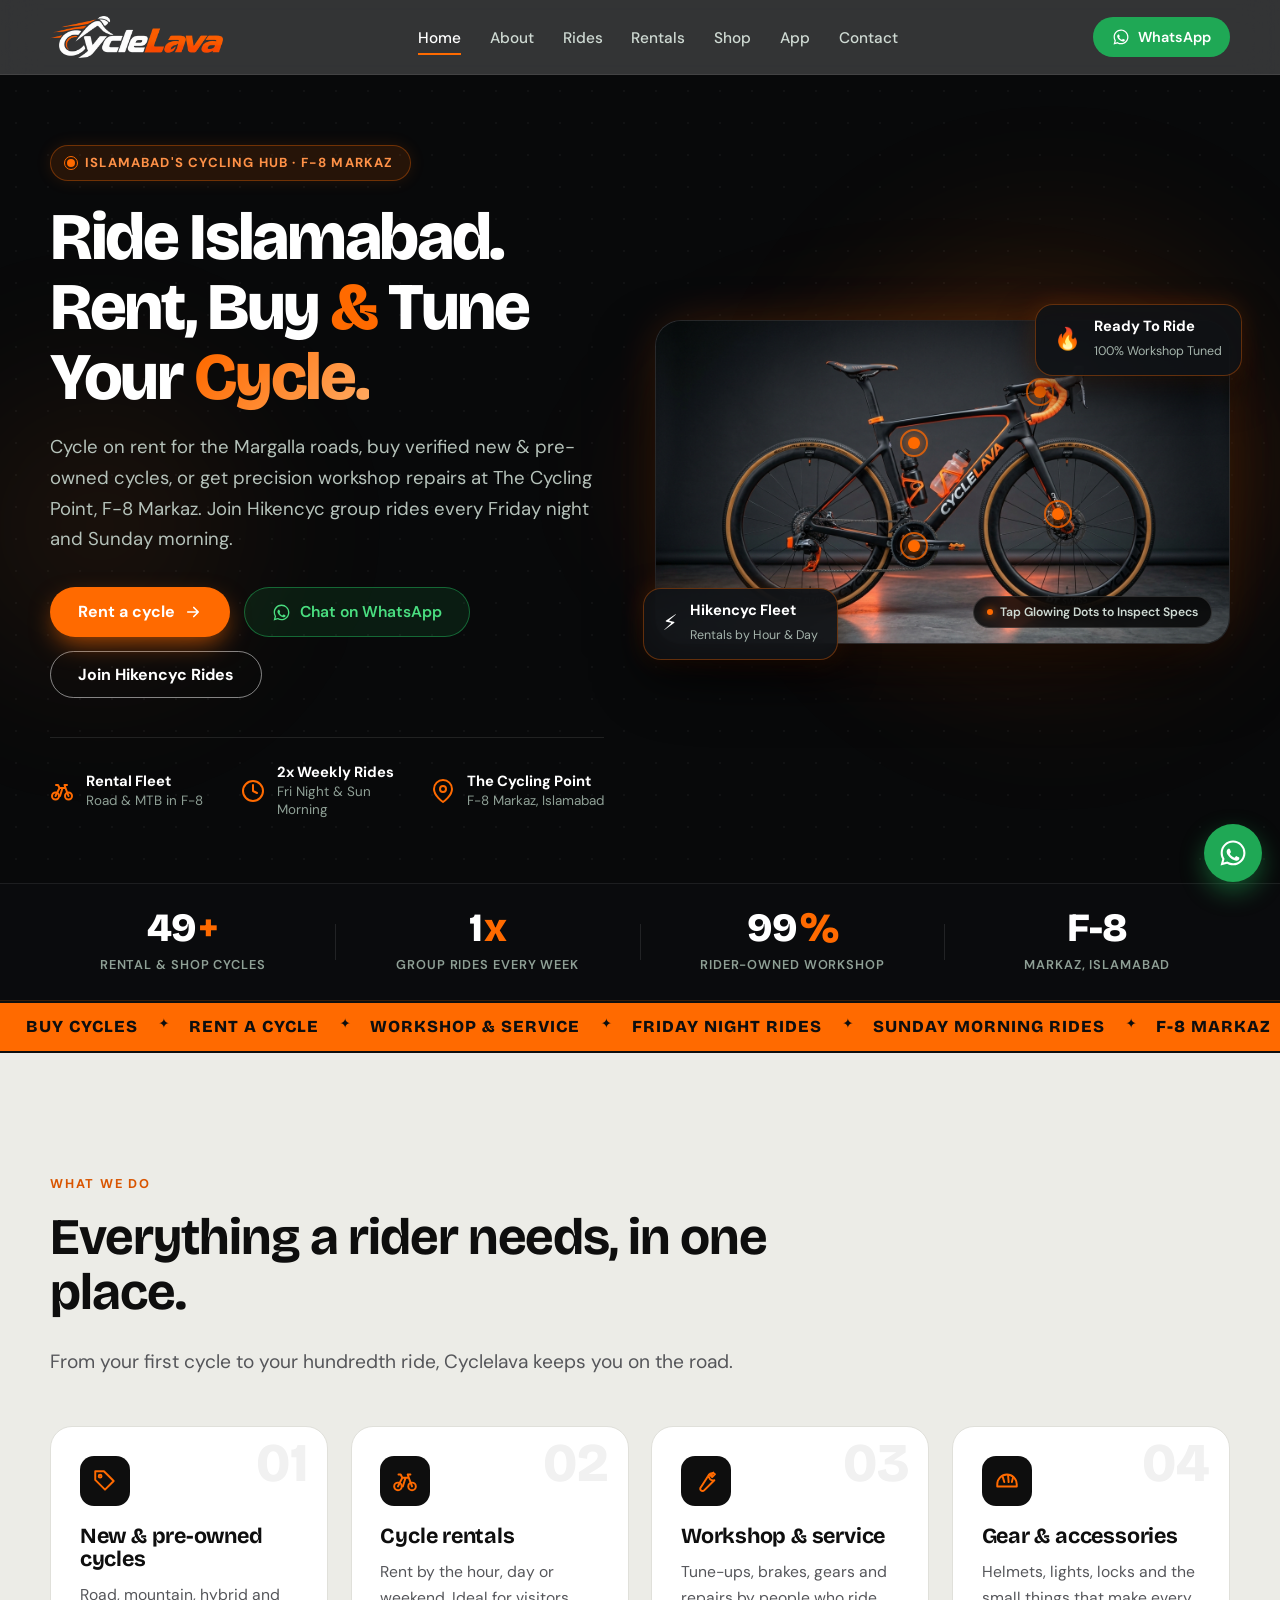
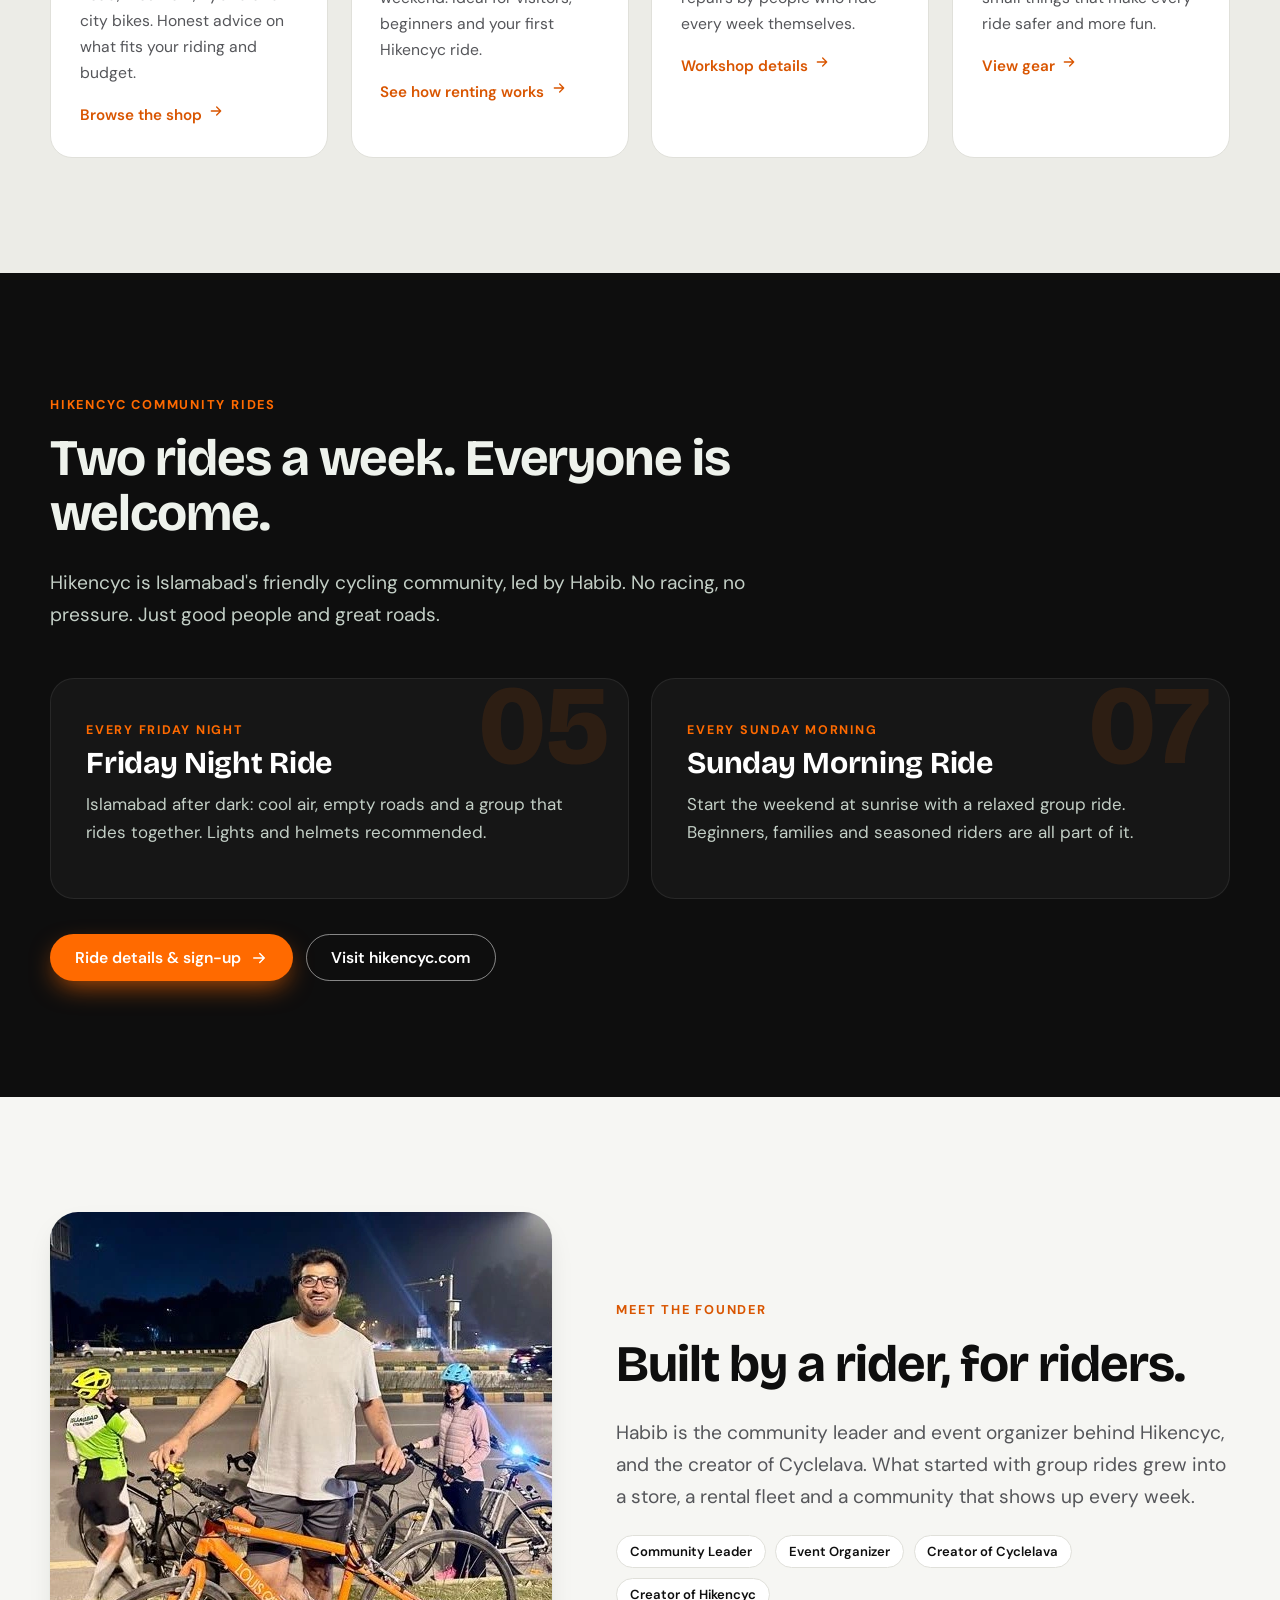
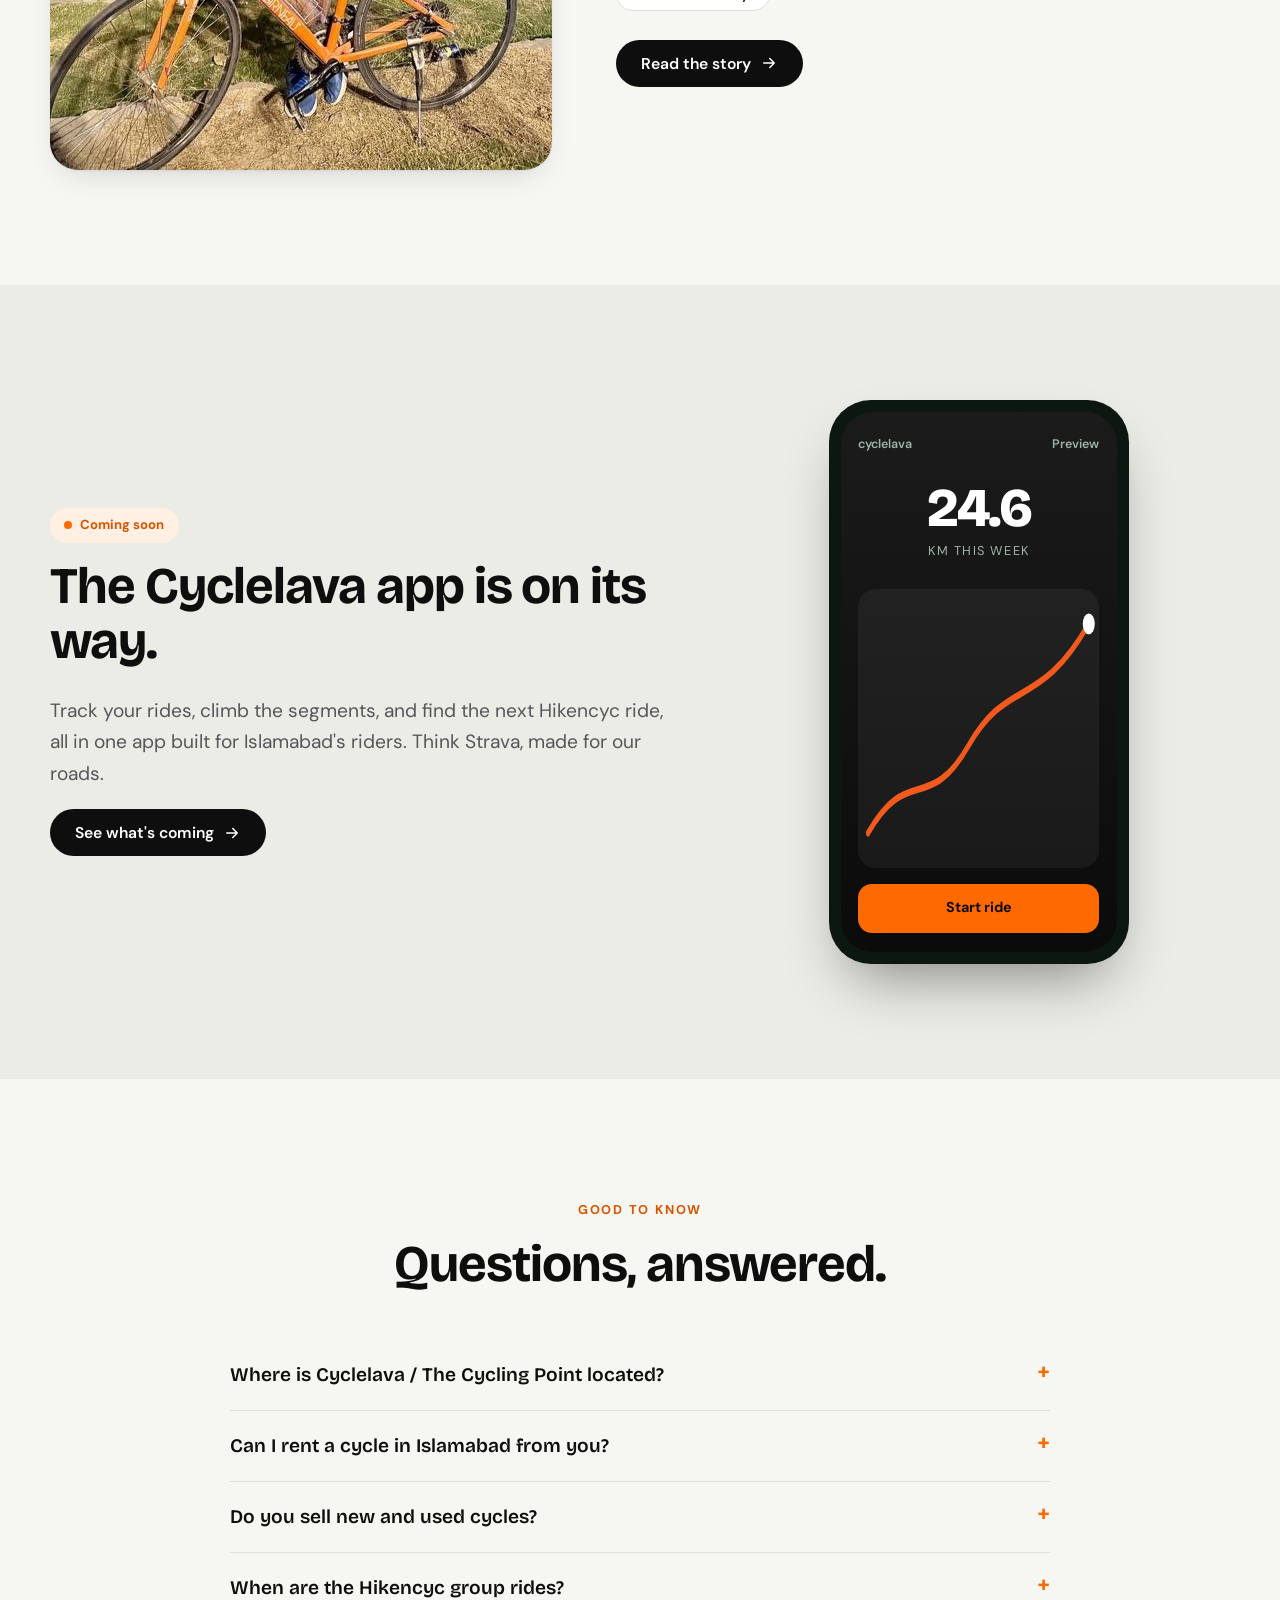
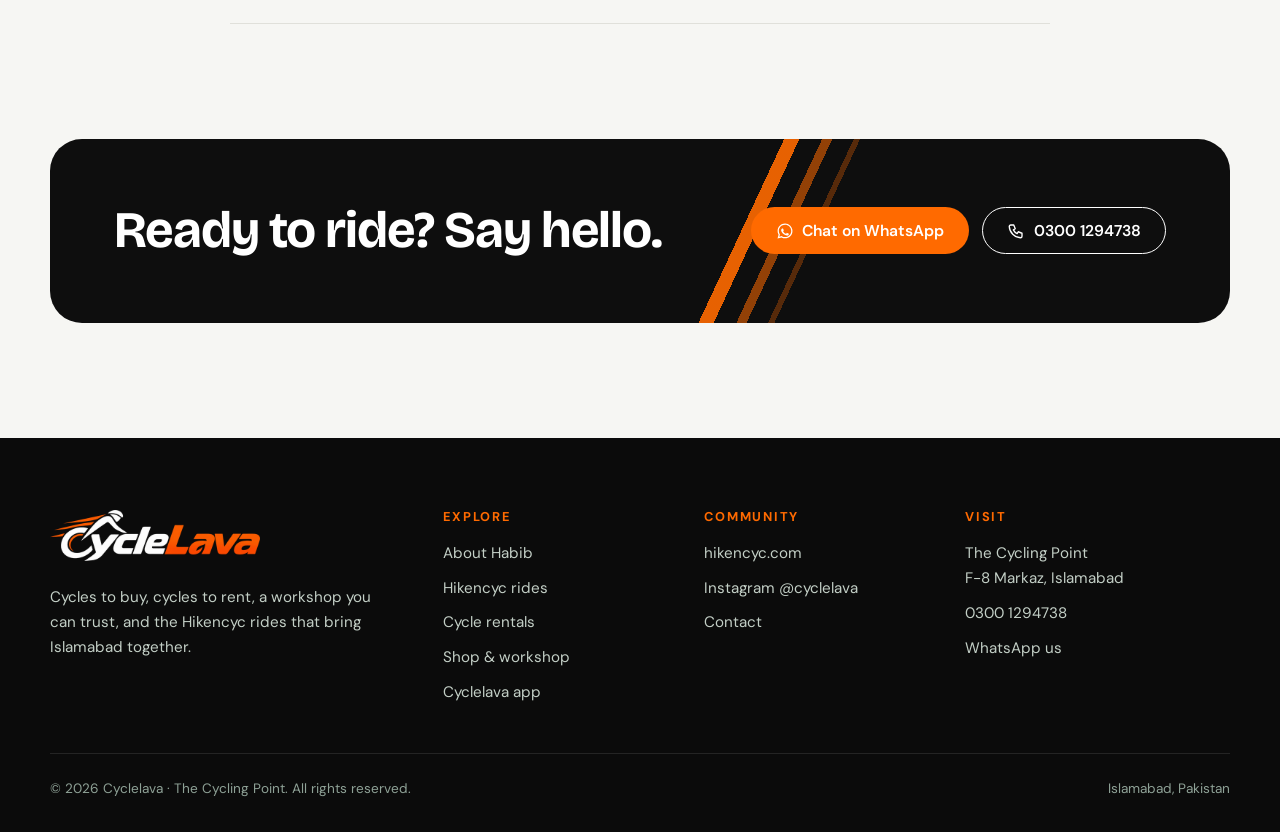
<file: index.html>
<!DOCTYPE html>
<html lang="en">
<head>
  <!-- Google tag (gtag.js) -->
<script async src="https://www.googletagmanager.com/gtag/js?id=G-CWY3N822QC"></script>
<script>
  window.dataLayer = window.dataLayer || [];
  function gtag(){dataLayer.push(arguments);}
  gtag('js', new Date());

  gtag('config', 'G-CWY3N822QC');
</script>
<meta charset="UTF-8">
<meta name="viewport" content="width=device-width, initial-scale=1">
<title>Cycle Shop &amp; Cycle on Rent in Islamabad | Cyclelava</title>
<meta name="description" content="Rent cycles, buy new and used bicycles, or get repairs at The Cycling Point, F-8 Markaz, Islamabad. Join Hikencyc group rides. WhatsApp us to book.">
<link rel="canonical" href="https://cyclelava.com/">
<meta name="robots" content="index, follow, max-image-preview:large">
<meta name="theme-color" content="#f6f2ea">
<meta name="author" content="Habib">
<meta name="geo.region" content="PK-IS"><meta name="geo.placename" content="Islamabad">
<meta property="og:site_name" content="Cyclelava">
<meta property="og:type" content="website">
<meta property="og:title" content="Cycle Shop &amp; Cycle on Rent in Islamabad | Cyclelava">
<meta property="og:description" content="Rent cycles, buy new and used bicycles, or get repairs at The Cycling Point, F-8 Markaz, Islamabad. Join Hikencyc group rides. WhatsApp 0300 1294738 to book.">
<meta property="og:url" content="https://cyclelava.com/">
<meta property="og:image" content="https://cyclelava.com/assets/images/og-logo.webp">
<meta property="og:locale" content="en_PK">
<meta name="twitter:card" content="summary_large_image">
<meta name="twitter:title" content="Cycle Shop &amp; Cycle on Rent in Islamabad | Cyclelava">
<meta name="twitter:description" content="Rent cycles, buy new and used bicycles, or get repairs at The Cycling Point, F-8 Markaz, Islamabad. Join Hikencyc group rides. WhatsApp 0300 1294738 to book.">
<meta name="twitter:image" content="https://cyclelava.com/assets/images/og-logo.webp">
<link rel="icon" type="image/png" href="/assets/images/favicon.webp">
<link rel="apple-touch-icon" href="/assets/images/apple-touch-icon.webp">
<link rel="preconnect" href="https://fonts.googleapis.com"><link rel="preconnect" href="https://fonts.gstatic.com" crossorigin><link href="https://fonts.googleapis.com/css2?family=Bricolage+Grotesque:opsz,wght@12..96,500;12..96,700;12..96,800&family=DM+Sans:wght@400;500;600;700&display=swap" rel="stylesheet">
<link rel="stylesheet" href="/assets/css/style.css?v=4">
<link rel="stylesheet" href="/assets/css/events.css?v=3">
<script type="application/ld+json">{"@context": "https://schema.org", "@type": ["BikeStore", "LocalBusiness"], "@id": "https://cyclelava.com/#business", "name": "Cyclelava | The Cycling Point", "alternateName": ["Cyclelava", "The Cycling Point Islamabad"], "description": "Bicycle store in F-8 Markaz, Islamabad: new and pre-owned cycles, bicycle rentals, accessories, repairs and home of the Hikencyc cycling community.", "url": "https://cyclelava.com/", "image": "https://cyclelava.com/assets/images/habib.jpg", "logo": "https://cyclelava.com/assets/images/logo.webp", "telephone": "+923001294738", "sameAs": ["https://instagram.com/cyclelava", "https://hikencyc.com"], "priceRange": "$$", "hasMap": "https://www.google.com/maps/search/?api=1&query=The+Cycling+Point+F-8+Markaz+Islamabad", "address": {"@type": "PostalAddress", "streetAddress": "The Cycling Point, F-8 Markaz", "addressLocality": "Islamabad", "addressRegion": "Islamabad Capital Territory", "addressCountry": "PK"}, "founder": {"@id": "https://cyclelava.com/about/#habib"}, "areaServed": "Islamabad"}</script><script type="application/ld+json">{"@context": "https://schema.org", "@type": "WebSite", "name": "Cyclelava", "url": "https://cyclelava.com/", "publisher": {"@id": "https://cyclelava.com/#business"}}</script><script type="application/ld+json">{"@context": "https://schema.org", "@type": "FAQPage", "mainEntity": [{"@type": "Question", "name": "Where is Cyclelava / The Cycling Point located?", "acceptedAnswer": {"@type": "Answer", "text": "We are at The Cycling Point in F-8 Markaz, Islamabad. Message us on WhatsApp at 0300 1294738 and we will share the exact location pin."}}, {"@type": "Question", "name": "Can I rent a cycle in Islamabad from you?", "acceptedAnswer": {"@type": "Answer", "text": "Yes. Rental cycles are available from The Cycling Point in F-8 Markaz. Send us the cycle type and duration on WhatsApp and we will confirm the rate and availability."}}, {"@type": "Question", "name": "Do you sell new and used cycles?", "acceptedAnswer": {"@type": "Answer", "text": "Yes. We sell both new and pre-owned bicycles, along with helmets, lights and other cycling accessories, and our workshop services what we sell."}}, {"@type": "Question", "name": "When are the Hikencyc group rides?", "acceptedAnswer": {"@type": "Answer", "text": "Hikencyc rides run every Friday night and every Sunday morning in Islamabad. Message us on WhatsApp for the latest meeting point and time."}}]}</script>
<meta name="google-site-verification" content="ncvYaAMF984yE5NrZD3NUzK6ipdsHXLYg_5XrM_vUbw" />
</head>

<body>
<a class="skip" href="#main">Skip to content</a>
<header class="site-header"><div class="container nav">
<a class="logo" href="/" aria-label="CycleLava home"><img src="/assets/images/logo-speedmark-light.webp" width="576" height="140" alt="CycleLava"></a>
<nav aria-label="Main"><ul class="nav-links"><li><a href="/" aria-current="page">Home</a></li><li><a href="/about/">About</a></li><li><a href="/events/">Rides</a></li><li><a href="/rentals/">Rentals</a></li><li><a href="/shop/">Shop</a></li><li><a href="/app/">App</a></li><li><a href="/contact/">Contact</a></li><li class="menu-cta"><a class="btn btn-wa" href="https://wa.me/923001294738?text=Assalam-o-Alaikum%21%20I%20found%20you%20through%20the%20Cyclelava%20website." target="_blank" rel="noopener"><svg viewBox="0 0 24 24" fill="currentColor"><path d="M12.04 2c-5.46 0-9.91 4.45-9.91 9.91 0 1.75.46 3.45 1.32 4.95L2.05 22l5.25-1.38c1.45.79 3.08 1.21 4.74 1.21 5.46 0 9.91-4.45 9.91-9.91 0-2.65-1.03-5.14-2.9-7.01A9.816 9.816 0 0012.04 2m.01 1.67c2.2 0 4.26.86 5.82 2.42a8.225 8.225 0 012.41 5.83c0 4.54-3.7 8.24-8.24 8.24-1.48 0-2.93-.4-4.2-1.15l-.3-.18-3.12.82.83-3.04-.2-.31a8.196 8.196 0 01-1.26-4.38c0-4.54 3.7-8.24 8.24-8.24m4.52 11.64c-.25-.13-1.47-.72-1.7-.81-.23-.08-.39-.13-.56.13-.17.25-.64.81-.79.97-.14.17-.29.19-.54.06-.25-.13-1.06-.39-2.01-1.24-.74-.66-1.25-1.48-1.39-1.73-.14-.25-.01-.39.11-.51.11-.11.25-.29.37-.43.13-.15.17-.25.25-.42.08-.17.04-.31-.02-.44-.06-.13-.56-1.35-.77-1.85-.2-.49-.41-.42-.56-.43h-.48c-.17 0-.44.06-.67.31-.23.25-.88.86-.88 2.1 0 1.24.9 2.44 1.03 2.61.13.17 1.78 2.71 4.3 3.8 2.53 1.08 2.53.72 2.98.68.46-.05 1.47-.6 1.68-1.18.21-.58.21-1.08.15-1.18-.06-.1-.23-.17-.48-.29z"/></svg> Chat on WhatsApp</a><a class="btn btn-ghost" href="tel:+923001294738"><svg viewBox="0 0 24 24" fill="none" stroke="currentColor" stroke-width="1.8" stroke-linecap="round" stroke-linejoin="round"><path d="M5 4h4l2 5-2.5 1.5a11 11 0 005 5L15 13l5 2v4a2 2 0 01-2 2A16 16 0 013 6a2 2 0 012-2z"/></svg> Call 0300 1294738</a></li></ul></nav>
<a class="btn btn-wa btn-sm nav-cta" href="https://wa.me/923001294738?text=Assalam-o-Alaikum%21%20I%20found%20you%20through%20the%20Cyclelava%20website." target="_blank" rel="noopener"><svg viewBox="0 0 24 24" fill="currentColor"><path d="M12.04 2c-5.46 0-9.91 4.45-9.91 9.91 0 1.75.46 3.45 1.32 4.95L2.05 22l5.25-1.38c1.45.79 3.08 1.21 4.74 1.21 5.46 0 9.91-4.45 9.91-9.91 0-2.65-1.03-5.14-2.9-7.01A9.816 9.816 0 0012.04 2m.01 1.67c2.2 0 4.26.86 5.82 2.42a8.225 8.225 0 012.41 5.83c0 4.54-3.7 8.24-8.24 8.24-1.48 0-2.93-.4-4.2-1.15l-.3-.18-3.12.82.83-3.04-.2-.31a8.196 8.196 0 01-1.26-4.38c0-4.54 3.7-8.24 8.24-8.24m4.52 11.64c-.25-.13-1.47-.72-1.7-.81-.23-.08-.39-.13-.56.13-.17.25-.64.81-.79.97-.14.17-.29.19-.54.06-.25-.13-1.06-.39-2.01-1.24-.74-.66-1.25-1.48-1.39-1.73-.14-.25-.01-.39.11-.51.11-.11.25-.29.37-.43.13-.15.17-.25.25-.42.08-.17.04-.31-.02-.44-.06-.13-.56-1.35-.77-1.85-.2-.49-.41-.42-.56-.43h-.48c-.17 0-.44.06-.67.31-.23.25-.88.86-.88 2.1 0 1.24.9 2.44 1.03 2.61.13.17 1.78 2.71 4.3 3.8 2.53 1.08 2.53.72 2.98.68.46-.05 1.47-.6 1.68-1.18.21-.58.21-1.08.15-1.18-.06-.1-.23-.17-.48-.29z"/></svg> WhatsApp</a>
<button class="nav-toggle" aria-label="Menu" aria-expanded="false"><span></span></button>
</div></header>
<main id="main">

<section class="hero hero-dark on-dark hero-lava" id="top">
  <!-- Glowing ambient lights -->
  <div class="hero-glow hero-glow-1" aria-hidden="true"></div>
  <div class="hero-glow hero-glow-2" aria-hidden="true"></div>

  <div class="container hero-grid">
    <!-- "Reserve your slot" toggle. Filled in by events.js with the next event from the portal;
         stays hidden (and takes no space) while there is no event open for booking. -->
    <button class="hero-reserve" type="button" data-hero-reserve data-book-event aria-haspopup="dialog" aria-expanded="false" hidden></button>

    <!-- Left: Content -->
    <div class="hero-content">
      <div class="hero-badge-pill">
        <span class="pulse-dot"></span>
        <span class="badge-text">Islamabad's Cycling Hub &middot; F-8 Markaz</span>
      </div>

      <h1 class="hero-title">
        Ride Islamabad.<br>
        Rent, Buy <span class="highlight-lava">&amp;</span> Tune<br>
        Your <span class="gradient-text">Cycle.</span>
      </h1>

      <p class="hero-lead">
        Cycle on rent for the Margalla roads, buy verified new &amp; pre-owned cycles, or get precision workshop repairs at The Cycling Point, F-8 Markaz. Join Hikencyc group rides every Friday night and Sunday morning.
      </p>

      <div class="hero-actions">
        <a class="btn btn-primary btn-lg" href="/rentals/">
          Rent a cycle
          <svg viewBox="0 0 24 24" fill="none" stroke="currentColor" stroke-width="2.2" stroke-linecap="round" stroke-linejoin="round"><path d="M5 12h14M13 6l6 6-6 6"/></svg>
        </a>
        <a class="btn btn-wa-outline btn-lg" href="https://wa.me/923001294738?text=Assalam-o-Alaikum%21%20I%20am%20interested%20in%20Cyclelava%20rentals%20and%20cycles." target="_blank" rel="noopener">
          <svg viewBox="0 0 24 24" fill="currentColor"><path d="M12.04 2c-5.46 0-9.91 4.45-9.91 9.91 0 1.75.46 3.45 1.32 4.95L2.05 22l5.25-1.38c1.45.79 3.08 1.21 4.74 1.21 5.46 0 9.91-4.45 9.91-9.91 0-2.65-1.03-5.14-2.9-7.01A9.816 9.816 0 0012.04 2m.01 1.67c2.2 0 4.26.86 5.82 2.42a8.225 8.225 0 012.41 5.83c0 4.54-3.7 8.24-8.24 8.24-1.48 0-2.93-.4-4.2-1.15l-.3-.18-3.12.82.83-3.04-.2-.31a8.196 8.196 0 01-1.26-4.38c0-4.54 3.7-8.24 8.24-8.24m4.52 11.64c-.25-.13-1.47-.72-1.7-.81-.23-.08-.39-.13-.56.13-.17.25-.64.81-.79.97-.14.17-.29.19-.54.06-.25-.13-1.06-.39-2.01-1.24-.74-.66-1.25-1.48-1.39-1.73-.14-.25-.01-.39.11-.51.11-.11.25-.29.37-.43.13-.15.17-.25.25-.42.08-.17.04-.31-.02-.44-.06-.13-.56-1.35-.77-1.85-.2-.49-.41-.42-.56-.43h-.48c-.17 0-.44.06-.67.31-.23.25-.88.86-.88 2.1 0 1.24.9 2.44 1.03 2.61.13.17 1.78 2.71 4.3 3.8 2.53 1.08 2.53.72 2.98.68.46-.05 1.47-.6 1.68-1.18.21-.58.21-1.08.15-1.18-.06-.1-.23-.17-.48-.29z"/></svg>
          Chat on WhatsApp
        </a>
        <a class="btn btn-ghost btn-lg" href="/events/">
          Join Hikencyc Rides
        </a>
      </div>

      <!-- Quick Trust Indicators -->
      <div class="hero-trust-bar">
        <div class="trust-item">
          <svg class="trust-icon" viewBox="0 0 24 24" fill="none" stroke="currentColor" stroke-width="2" stroke-linecap="round" stroke-linejoin="round"><circle cx="5.5" cy="17" r="3.5"/><circle cx="18.5" cy="17" r="3.5"/><path d="M5.5 17l4-8h6l3 8M9.5 9L8 6H6m6.5 3L10 17m5.5-8l-1-3h2.5"/></svg>
          <div>
            <strong>Rental Fleet</strong>
            <span>Road &amp; MTB in F-8</span>
          </div>
        </div>
        <div class="trust-item">
          <svg class="trust-icon" viewBox="0 0 24 24" fill="none" stroke="currentColor" stroke-width="2" stroke-linecap="round" stroke-linejoin="round"><circle cx="12" cy="12" r="10"/><polyline points="12 6 12 12 16 14"/></svg>
          <div>
            <strong>2x Weekly Rides</strong>
            <span>Fri Night &amp; Sun Morning</span>
          </div>
        </div>
        <div class="trust-item">
          <svg class="trust-icon" viewBox="0 0 24 24" fill="none" stroke="currentColor" stroke-width="2" stroke-linecap="round" stroke-linejoin="round"><path d="M21 10c0 7-9 13-9 13s-9-6-9-13a9 9 0 0 1 18 0z"/><circle cx="12" cy="10" r="3"/></svg>
          <div>
            <strong>The Cycling Point</strong>
            <span>F-8 Markaz, Islamabad</span>
          </div>
        </div>
      </div>
    </div>

    <!-- Right: Realistic Cycle Showcase with Interactive Hotspots -->
    <div class="hero-visual-wrapper">
      <div class="hero-bike-stage" id="heroBikeStage">
        <!-- Ambient radial glow behind bike -->
        <div class="bike-glow-disc" aria-hidden="true"></div>

        <!-- Realistic Cycle Card & Interactive Hotspots -->
        <div class="bike-card">
          <img src="/assets/images/hero-bike.jpg" alt="Cyclelava Custom Road &amp; Gravel Bicycle at The Cycling Point Islamabad" class="hero-bike-img" width="1280" height="720" fetchpriority="high">

          <!-- Hotspot 1: Cockpit / Handlebars -->
          <div class="bike-hotspot" style="top: 22%; right: 28%;" data-spot="cockpit">
            <button class="hotspot-trigger" aria-label="Explore Carbon Cockpit">
              <span class="hotspot-core"></span>
              <span class="hotspot-ripple"></span>
            </button>
            <div class="hotspot-card">
              <span class="hc-badge">Cockpit</span>
              <strong>Aero Drop Bars</strong>
              <p>Shock-absorbing lava grip tape with integrated cable routing for comfort &amp; high-speed control.</p>
            </div>
          </div>

          <!-- Hotspot 2: Frame & Livery -->
          <div class="bike-hotspot" style="top: 38%; left: 45%;" data-spot="frame">
            <button class="hotspot-trigger" aria-label="Explore Carbon Frame">
              <span class="hotspot-core"></span>
              <span class="hotspot-ripple"></span>
            </button>
            <div class="hotspot-card">
              <span class="hc-badge">Frame</span>
              <strong>Cyclelava Carbon Frame</strong>
              <p>Ultra-stiff lightweight monocoque design in matte obsidian black with speed lava livery.</p>
            </div>
          </div>

          <!-- Hotspot 3: Hydraulic Disc Brakes -->
          <div class="bike-hotspot" style="top: 60%; right: 25%;" data-spot="brakes">
            <button class="hotspot-trigger" aria-label="Explore Hydraulic Brakes">
              <span class="hotspot-core"></span>
              <span class="hotspot-ripple"></span>
            </button>
            <div class="hotspot-card">
              <span class="hc-badge">Brakes &amp; Wheels</span>
              <strong>Hydraulic Disc Brakes</strong>
              <p>DT Swiss deep carbon wheelset with 160mm rotors for instant stopping power down Margalla roads.</p>
            </div>
          </div>

          <!-- Hotspot 4: Drivetrain -->
          <div class="bike-hotspot" style="top: 70%; left: 45%;" data-spot="drivetrain">
            <button class="hotspot-trigger" aria-label="Explore Pro Drivetrain">
              <span class="hotspot-core"></span>
              <span class="hotspot-ripple"></span>
            </button>
            <div class="hotspot-card">
              <span class="hc-badge">Drivetrain</span>
              <strong>Workshop Tuned Gearing</strong>
              <p>Chain &amp; crankset tuned in F-8 Markaz for effortless power transfer on steep Islamabad climbs.</p>
            </div>
          </div>
        </div>

        <!-- Floating Interactive Badges -->
        <div class="floating-badge badge-top-right">
          <div class="f-icon">🔥</div>
          <div class="f-info">
            <strong>Ready To Ride</strong>
            <span>100% Workshop Tuned</span>
          </div>
        </div>

        <div class="floating-badge badge-bottom-left">
          <div class="f-icon">⚡</div>
          <div class="f-info">
            <strong>Hikencyc Fleet</strong>
            <span>Rentals by Hour &amp; Day</span>
          </div>
        </div>

        <div class="floating-spec-tag">
          <span class="spec-dot"></span>
          <span>Tap Glowing Dots to Inspect Specs</span>
        </div>
      </div>
    </div>
  </div>

  <!-- Hero Bottom Stats Strip with Live Counter Targets -->
  <div class="hero-stats-strip">
    <div class="container stats-strip-grid">
      <div class="stat-box">
        <span class="stat-number" data-target="50" data-suffix="+">50<em>+</em></span>
        <span class="stat-label">Rental &amp; Shop Cycles</span>
      </div>
      <div class="stat-divider"></div>
      <div class="stat-box">
        <span class="stat-number" data-target="2" data-suffix="x">2<em>x</em></span>
        <span class="stat-label">Group Rides Every Week</span>
      </div>
      <div class="stat-divider"></div>
      <div class="stat-box">
        <span class="stat-number" data-target="100" data-suffix="%">100<em>%</em></span>
        <span class="stat-label">Rider-Owned Workshop</span>
      </div>
      <div class="stat-divider"></div>
      <div class="stat-box">
        <span class="stat-number">F-8</span>
        <span class="stat-label">Markaz, Islamabad</span>
      </div>
    </div>
  </div>
</section>
<div class="marquee" aria-hidden="true"><div class="marquee-track"><span>Buy cycles</span><span>Rent a cycle</span><span>Workshop &amp; service</span><span>Friday night rides</span><span>Sunday morning rides</span><span>F-8 Markaz</span><span>Buy cycles</span><span>Rent a cycle</span><span>Workshop &amp; service</span><span>Friday night rides</span><span>Sunday morning rides</span><span>F-8 Markaz</span></div></div>

<section class="section section-soft"><div class="container">
<div class="section-head reveal"><span class="eyebrow">What we do</span><h2>Everything a rider needs, in one place.</h2><p class="lead">From your first cycle to your hundredth ride, Cyclelava keeps you on the road.</p></div>
<div class="grid grid-4 swipe">
<article class="card reveal"><div class="icon"><svg viewBox="0 0 24 24" fill="none" stroke="currentColor" stroke-width="1.8" stroke-linecap="round" stroke-linejoin="round"><path d="M20 12l-8 8-9-9V3h8z"/><circle cx="7.5" cy="7.5" r="1.3"/></svg></div><span class="num">01</span><h3>New &amp; pre-owned cycles</h3><p>Road, mountain, hybrid and city bikes. Honest advice on what fits your riding and budget.</p><a class="card-link" href="/shop/">Browse the shop <svg width='16' height='16' viewBox="0 0 24 24" fill="none" stroke="currentColor" stroke-width="2" stroke-linecap="round" stroke-linejoin="round"><path d="M5 12h14M13 6l6 6-6 6"/></svg></a></article>
<article class="card reveal"><div class="icon"><svg viewBox="0 0 24 24" fill="none" stroke="currentColor" stroke-width="1.8" stroke-linecap="round" stroke-linejoin="round"><circle cx="5.5" cy="17" r="3.5"/><circle cx="18.5" cy="17" r="3.5"/><path d="M5.5 17l4-8h6l3 8M9.5 9L8 6H6m6.5 3L10 17m5.5-8l-1-3h2.5"/></svg></div><span class="num">02</span><h3>Cycle rentals</h3><p>Rent by the hour, day or weekend. Ideal for visitors, beginners and your first Hikencyc ride.</p><a class="card-link" href="/rentals/">See how renting works <svg width='16' height='16' viewBox="0 0 24 24" fill="none" stroke="currentColor" stroke-width="2" stroke-linecap="round" stroke-linejoin="round"><path d="M5 12h14M13 6l6 6-6 6"/></svg></a></article>
<article class="card reveal"><div class="icon"><svg viewBox="0 0 24 24" fill="none" stroke="currentColor" stroke-width="1.8" stroke-linecap="round" stroke-linejoin="round"><path d="M14.7 6.3a4 4 0 005 5l-9.4 9.4a2.1 2.1 0 01-3-3z"/><path d="M14.7 6.3a4 4 0 015.6-.6l-2.6 2.6-1.4-1.4 2.6-2.6"/></svg></div><span class="num">03</span><h3>Workshop &amp; service</h3><p>Tune-ups, brakes, gears and repairs by people who ride every week themselves.</p><a class="card-link" href="/shop/#workshop">Workshop details <svg width='16' height='16' viewBox="0 0 24 24" fill="none" stroke="currentColor" stroke-width="2" stroke-linecap="round" stroke-linejoin="round"><path d="M5 12h14M13 6l6 6-6 6"/></svg></a></article>
<article class="card reveal"><div class="icon"><svg viewBox="0 0 24 24" fill="none" stroke="currentColor" stroke-width="1.8" stroke-linecap="round" stroke-linejoin="round"><path d="M3 15a9 9 0 0118 0v2H3z"/><path d="M8 8l1.5 5M13 6.5l.5 6.5M17.5 9l-1 4"/></svg></div><span class="num">04</span><h3>Gear &amp; accessories</h3><p>Helmets, lights, locks and the small things that make every ride safer and more fun.</p><a class="card-link" href="/shop/#gear">View gear <svg width='16' height='16' viewBox="0 0 24 24" fill="none" stroke="currentColor" stroke-width="2" stroke-linecap="round" stroke-linejoin="round"><path d="M5 12h14M13 6l6 6-6 6"/></svg></a></article>
</div></div></section>

<section class="section section-dark on-dark"><div class="container">
<div class="section-head reveal"><span class="eyebrow">Hikencyc community rides</span><h2>Two rides a week. Everyone is welcome.</h2><p class="lead">Hikencyc is Islamabad's friendly cycling community, led by Habib. No racing, no pressure. Just good people and great roads.</p></div>
<div class="grid grid-2">
<article class="ride-card reveal"><span class="ghost-num">05</span><span class="day">Every Friday night</span><h3>Friday Night Ride</h3><p>Islamabad after dark: cool air, empty roads and a group that rides together. Lights and helmets recommended.</p></article>
<article class="ride-card reveal"><span class="ghost-num">07</span><span class="day">Every Sunday morning</span><h3>Sunday Morning Ride</h3><p>Start the weekend at sunrise with a relaxed group ride. Beginners, families and seasoned riders are all part of it.</p></article>
</div>
<div data-events-wrap data-hide-empty style="margin-top:2.6rem">
<h3 style="color:#fff;font-size:1.5rem;margin-bottom:1.1rem">Upcoming events, book online</h3>
<div class="ev-grid" data-events-grid data-limit="3" aria-live="polite"></div>
<p data-events-more hidden style="margin-top:1.2rem"><a href="/events/#upcoming" style="text-decoration:underline">See all upcoming events</a></p>
</div>
<div class="btn-row reveal" style="margin-top:2.2rem"><a class="btn btn-primary" href="/events/">Ride details &amp; sign-up <svg viewBox="0 0 24 24" fill="none" stroke="currentColor" stroke-width="2" stroke-linecap="round" stroke-linejoin="round"><path d="M5 12h14M13 6l6 6-6 6"/></svg></a><a class="btn btn-ghost" href="https://hikencyc.com" target="_blank" rel="noopener">Visit hikencyc.com</a></div>
</div></section>

<section class="section"><div class="container split">
<div class="photo-card reveal"><img src="/assets/images/habib.webp" width="612" height="558" loading="lazy" alt="Habib with an orange Louis Garneau bicycle during a Hikencyc ride in Islamabad"></div>
<div class="reveal">
<span class="eyebrow">Meet the founder</span>
<h2>Built by a rider, for riders.</h2>
<p class="lead">Habib is the community leader and event organizer behind Hikencyc, and the creator of Cyclelava. What started with group rides grew into a store, a rental fleet and a community that shows up every week.</p>
<div class="role-list"><span class="chip">Community Leader</span><span class="chip">Event Organizer</span><span class="chip">Creator of Cyclelava</span><span class="chip">Creator of Hikencyc</span></div>
<a class="btn btn-dark" href="/about/">Read the story <svg viewBox="0 0 24 24" fill="none" stroke="currentColor" stroke-width="2" stroke-linecap="round" stroke-linejoin="round"><path d="M5 12h14M13 6l6 6-6 6"/></svg></a>
</div></div></section>

<section class="section section-soft"><div class="container split flip">
<div class="reveal">
<span class="badge-soon">Coming soon</span>
<h2 style="margin-top:1rem">The Cyclelava app is on its way.</h2>
<p class="lead">Track your rides, climb the segments, and find the next Hikencyc ride, all in one app built for Islamabad's riders. Think Strava, made for our roads.</p>
<div class="btn-row"><a class="btn btn-dark" href="/app/">See what's coming <svg viewBox="0 0 24 24" fill="none" stroke="currentColor" stroke-width="2" stroke-linecap="round" stroke-linejoin="round"><path d="M5 12h14M13 6l6 6-6 6"/></svg></a></div>
</div>
<div class="reveal"><div class="phone"><div class="phone-screen">
<div class="phone-top"><span>cyclelava</span><span>Preview</span></div>
<div class="phone-big"><strong>24.6</strong><span>km this week</span></div>
<div class="phone-map"><svg viewBox="0 0 240 160" preserveAspectRatio="none"><path d="M10 140 C 50 100, 70 130, 110 90 S 180 70, 230 20" fill="none" stroke="#f25a1d" stroke-width="4" stroke-linecap="round"/><circle cx="230" cy="20" r="6" fill="#fff"/></svg></div>
<div class="phone-cta">Start ride</div></div></div></div>
</div></section>

<section class="section"><div class="container">
<div class="section-head center reveal"><span class="eyebrow">Good to know</span><h2>Questions, answered.</h2></div>
<div class="faq"><details><summary>Where is Cyclelava / The Cycling Point located?</summary><p>We are at The Cycling Point in F-8 Markaz, Islamabad. Message us on WhatsApp at 0300 1294738 and we will share the exact location pin.</p></details><details><summary>Can I rent a cycle in Islamabad from you?</summary><p>Yes. Rental cycles are available from The Cycling Point in F-8 Markaz. Send us the cycle type and duration on WhatsApp and we will confirm the rate and availability.</p></details><details><summary>Do you sell new and used cycles?</summary><p>Yes. We sell both new and pre-owned bicycles, along with helmets, lights and other cycling accessories, and our workshop services what we sell.</p></details><details><summary>When are the Hikencyc group rides?</summary><p>Hikencyc rides run every Friday night and every Sunday morning in Islamabad. Message us on WhatsApp for the latest meeting point and time.</p></details></div>
</div></section>
<section class="section" style="padding-top:0"><div class="container"><div class="cta-band reveal"><h2>Ready to ride? Say hello.</h2><div class="btn-row"><a class="btn btn-dark" href="https://wa.me/923001294738?text=Assalam-o-Alaikum%21%20I%20have%20a%20question%20about%20Cyclelava." target="_blank" rel="noopener"><svg viewBox="0 0 24 24" fill="currentColor"><path d="M12.04 2c-5.46 0-9.91 4.45-9.91 9.91 0 1.75.46 3.45 1.32 4.95L2.05 22l5.25-1.38c1.45.79 3.08 1.21 4.74 1.21 5.46 0 9.91-4.45 9.91-9.91 0-2.65-1.03-5.14-2.9-7.01A9.816 9.816 0 0012.04 2m.01 1.67c2.2 0 4.26.86 5.82 2.42a8.225 8.225 0 012.41 5.83c0 4.54-3.7 8.24-8.24 8.24-1.48 0-2.93-.4-4.2-1.15l-.3-.18-3.12.82.83-3.04-.2-.31a8.196 8.196 0 01-1.26-4.38c0-4.54 3.7-8.24 8.24-8.24m4.52 11.64c-.25-.13-1.47-.72-1.7-.81-.23-.08-.39-.13-.56.13-.17.25-.64.81-.79.97-.14.17-.29.19-.54.06-.25-.13-1.06-.39-2.01-1.24-.74-.66-1.25-1.48-1.39-1.73-.14-.25-.01-.39.11-.51.11-.11.25-.29.37-.43.13-.15.17-.25.25-.42.08-.17.04-.31-.02-.44-.06-.13-.56-1.35-.77-1.85-.2-.49-.41-.42-.56-.43h-.48c-.17 0-.44.06-.67.31-.23.25-.88.86-.88 2.1 0 1.24.9 2.44 1.03 2.61.13.17 1.78 2.71 4.3 3.8 2.53 1.08 2.53.72 2.98.68.46-.05 1.47-.6 1.68-1.18.21-.58.21-1.08.15-1.18-.06-.1-.23-.17-.48-.29z"/></svg> Chat on WhatsApp</a><a class="btn btn-ghost" style="border-color:#fff;color:#fff" href="tel:+923001294738"><svg viewBox="0 0 24 24" fill="none" stroke="currentColor" stroke-width="1.8" stroke-linecap="round" stroke-linejoin="round"><path d="M5 4h4l2 5-2.5 1.5a11 11 0 005 5L15 13l5 2v4a2 2 0 01-2 2A16 16 0 013 6a2 2 0 012-2z"/></svg> 0300 1294738</a></div></div></div></section>

</main>
<footer class="site-footer"><div class="container">
<div class="footer-grid">
<div><a class="footer-logo" href="/" aria-label="CycleLava home"><img src="/assets/images/logo-speedmark-light.webp" width="576" height="140" loading="lazy" alt="CycleLava"></a>
<p style="margin-top:1rem;max-width:34ch">Cycles to buy, cycles to rent, a workshop you can trust, and the Hikencyc rides that bring Islamabad together.</p></div>
<div><h4>Explore</h4><ul><li><a href="/about/">About Habib</a></li><li><a href="/events/">Hikencyc rides</a></li><li><a href="/rentals/">Cycle rentals</a></li><li><a href="/shop/">Shop &amp; workshop</a></li><li><a href="/app/">Cyclelava app</a></li></ul></div>
<div><h4>Community</h4><ul><li><a href="https://hikencyc.com" target="_blank" rel="noopener">hikencyc.com</a></li><li><a href="https://instagram.com/cyclelava" target="_blank" rel="noopener">Instagram @cyclelava</a></li><li><a href="/contact/">Contact</a></li></ul></div>
<div><h4>Visit</h4><ul><li>The Cycling Point<br>F-8 Markaz, Islamabad</li><li><a href="tel:+923001294738">0300 1294738</a></li><li><a href="https://wa.me/923001294738" target="_blank" rel="noopener">WhatsApp us</a></li></ul></div>
</div>
<div class="footer-bar"><span>&copy; <span data-year>2026</span> Cyclelava &middot; The Cycling Point. All rights reserved.</span><span>Islamabad, Pakistan</span></div>
</div></footer>
<nav class="m-bar" aria-label="Quick actions"><a href="tel:+923001294738"><svg viewBox="0 0 24 24" fill="none" stroke="currentColor" stroke-width="1.8" stroke-linecap="round" stroke-linejoin="round"><path d="M5 4h4l2 5-2.5 1.5a11 11 0 005 5L15 13l5 2v4a2 2 0 01-2 2A16 16 0 013 6a2 2 0 012-2z"/></svg><span>Call</span></a><a class="m-wa" href="https://wa.me/923001294738?text=Assalam-o-Alaikum%21%20I%20am%20visiting%20the%20Cyclelava%20website." target="_blank" rel="noopener"><svg viewBox="0 0 24 24" fill="currentColor"><path d="M12.04 2c-5.46 0-9.91 4.45-9.91 9.91 0 1.75.46 3.45 1.32 4.95L2.05 22l5.25-1.38c1.45.79 3.08 1.21 4.74 1.21 5.46 0 9.91-4.45 9.91-9.91 0-2.65-1.03-5.14-2.9-7.01A9.816 9.816 0 0012.04 2m.01 1.67c2.2 0 4.26.86 5.82 2.42a8.225 8.225 0 012.41 5.83c0 4.54-3.7 8.24-8.24 8.24-1.48 0-2.93-.4-4.2-1.15l-.3-.18-3.12.82.83-3.04-.2-.31a8.196 8.196 0 01-1.26-4.38c0-4.54 3.7-8.24 8.24-8.24m4.52 11.64c-.25-.13-1.47-.72-1.7-.81-.23-.08-.39-.13-.56.13-.17.25-.64.81-.79.97-.14.17-.29.19-.54.06-.25-.13-1.06-.39-2.01-1.24-.74-.66-1.25-1.48-1.39-1.73-.14-.25-.01-.39.11-.51.11-.11.25-.29.37-.43.13-.15.17-.25.25-.42.08-.17.04-.31-.02-.44-.06-.13-.56-1.35-.77-1.85-.2-.49-.41-.42-.56-.43h-.48c-.17 0-.44.06-.67.31-.23.25-.88.86-.88 2.1 0 1.24.9 2.44 1.03 2.61.13.17 1.78 2.71 4.3 3.8 2.53 1.08 2.53.72 2.98.68.46-.05 1.47-.6 1.68-1.18.21-.58.21-1.08.15-1.18-.06-.1-.23-.17-.48-.29z"/></svg><span>WhatsApp</span></a><a href="https://www.google.com/maps/search/?api=1&query=The+Cycling+Point+F-8+Markaz+Islamabad" target="_blank" rel="noopener"><svg viewBox="0 0 24 24" fill="none" stroke="currentColor" stroke-width="1.8" stroke-linecap="round" stroke-linejoin="round"><path d="M12 21s7-6.2 7-11.5A7 7 0 005 9.5C5 14.800 12 21 12 21z"/><circle cx="12" cy="9.5" r="2.5"/></svg><span>Directions</span></a><a href="/events/"><svg viewBox="0 0 24 24" fill="none" stroke="currentColor" stroke-width="1.8" stroke-linecap="round" stroke-linejoin="round"><circle cx="5.5" cy="17" r="3.5"/><circle cx="18.5" cy="17" r="3.5"/><path d="M5.5 17l4-8h6l3 8M9.5 9L8 6H6m6.5 3L10 17m5.5-8l-1-3h2.5"/></svg><span>Rides</span></a></nav>
<a class="wa-float" href="https://wa.me/923001294738?text=Assalam-o-Alaikum%21%20I%20am%20visiting%20the%20Cyclelava%20website." target="_blank" rel="noopener" aria-label="Chat on WhatsApp"><svg viewBox="0 0 24 24" fill="currentColor"><path d="M12.04 2c-5.46 0-9.91 4.45-9.91 9.91 0 1.75.46 3.45 1.32 4.95L2.05 22l5.25-1.38c1.45.79 3.08 1.21 4.74 1.21 5.46 0 9.91-4.45 9.91-9.91 0-2.65-1.03-5.14-2.9-7.01A9.816 9.816 0 0012.04 2m.01 1.67c2.2 0 4.26.86 5.82 2.42a8.225 8.225 0 012.41 5.83c0 4.54-3.7 8.24-8.24 8.24-1.48 0-2.93-.4-4.2-1.15l-.3-.18-3.12.82.83-3.04-.2-.31a8.196 8.196 0 01-1.26-4.38c0-4.54 3.7-8.24 8.24-8.24m4.52 11.64c-.25-.13-1.47-.72-1.7-.81-.23-.08-.39-.13-.56.13-.17.25-.64.81-.79.97-.14.17-.29.19-.54.06-.25-.13-1.06-.39-2.01-1.24-.74-.66-1.25-1.48-1.39-1.73-.14-.25-.01-.39.11-.51.11-.11.25-.29.37-.43.13-.15.17-.25.25-.42.08-.17.04-.31-.02-.44-.06-.13-.56-1.35-.77-1.85-.2-.49-.41-.42-.56-.43h-.48c-.17 0-.44.06-.67.31-.23.25-.88.86-.88 2.1 0 1.24.9 2.44 1.03 2.61.13.17 1.78 2.71 4.3 3.8 2.53 1.08 2.53.72 2.98.68.46-.05 1.47-.6 1.68-1.18.21-.58.21-1.08.15-1.18-.06-.1-.23-.17-.48-.29z"/></svg></a>
<script src="/assets/js/main.js?v=3" defer></script>
<script src="/assets/js/events.js?v=4" defer></script>
</body>
</html>
</file>
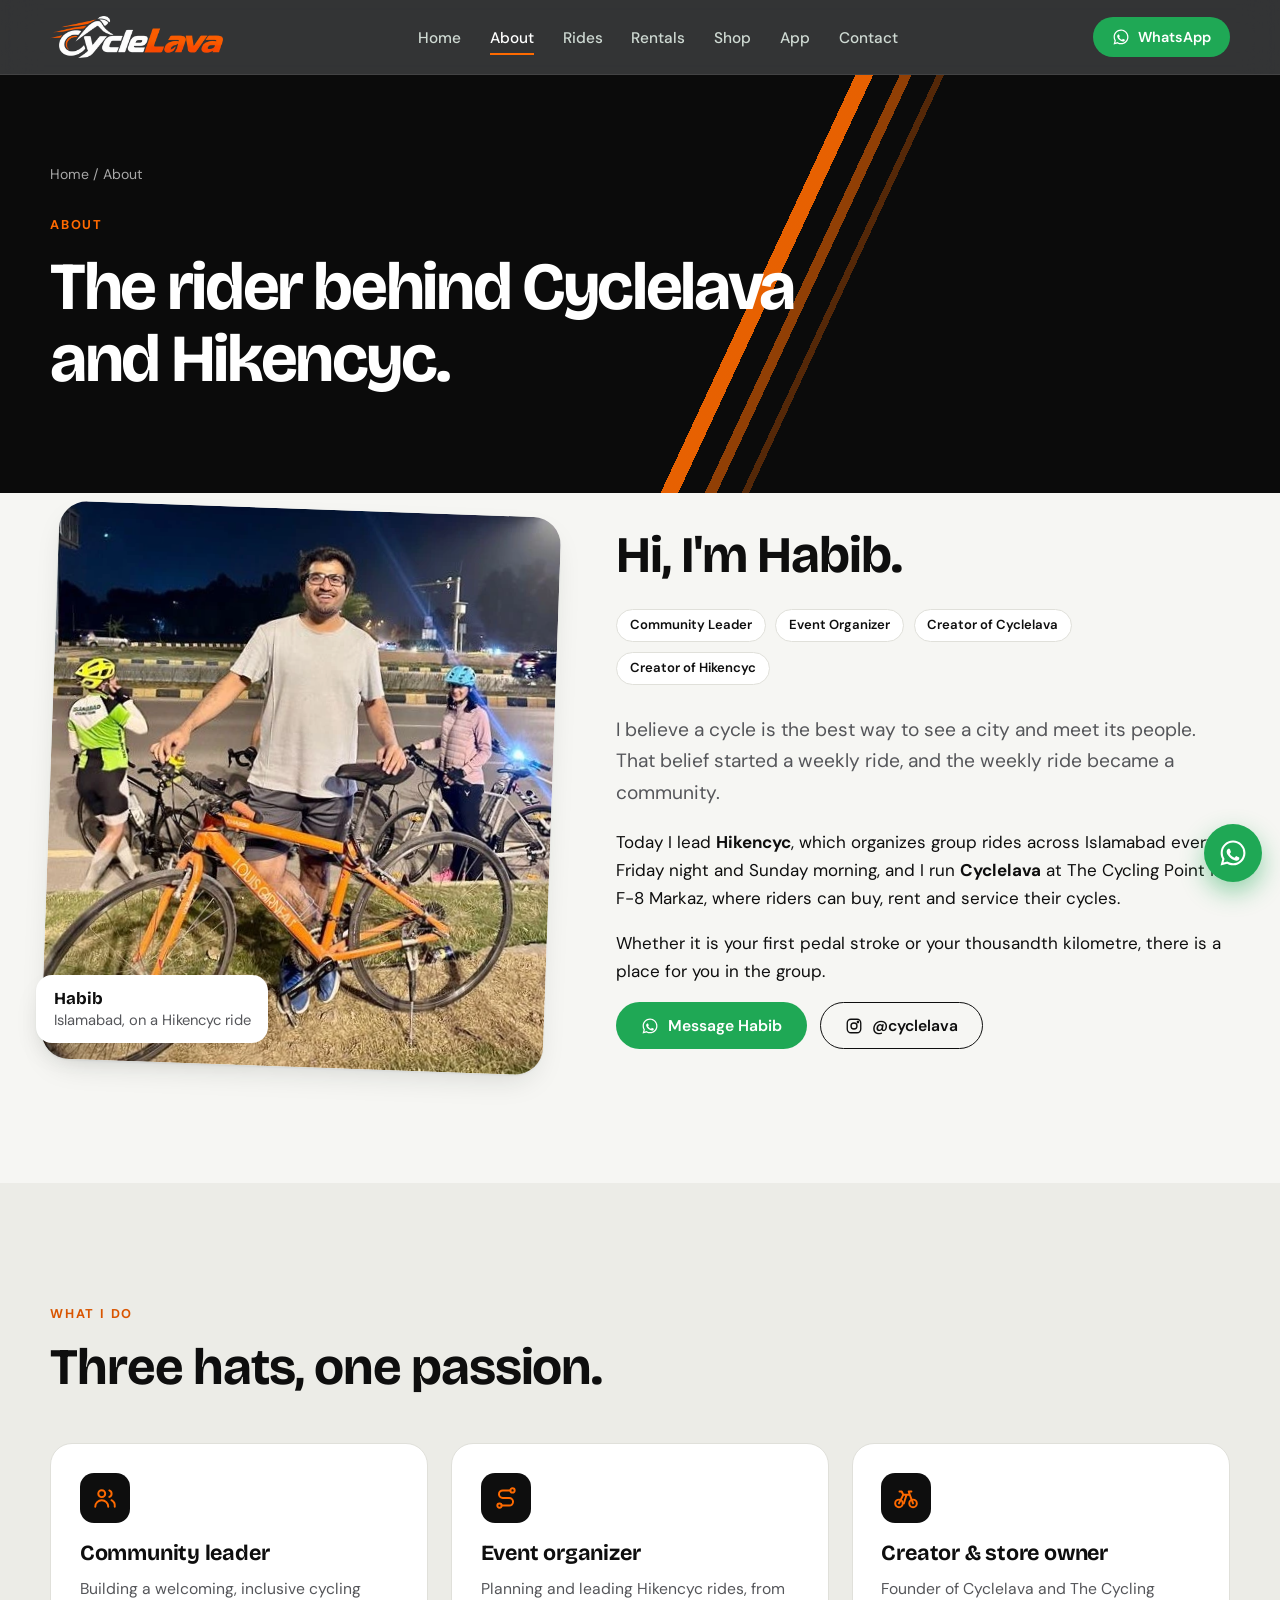
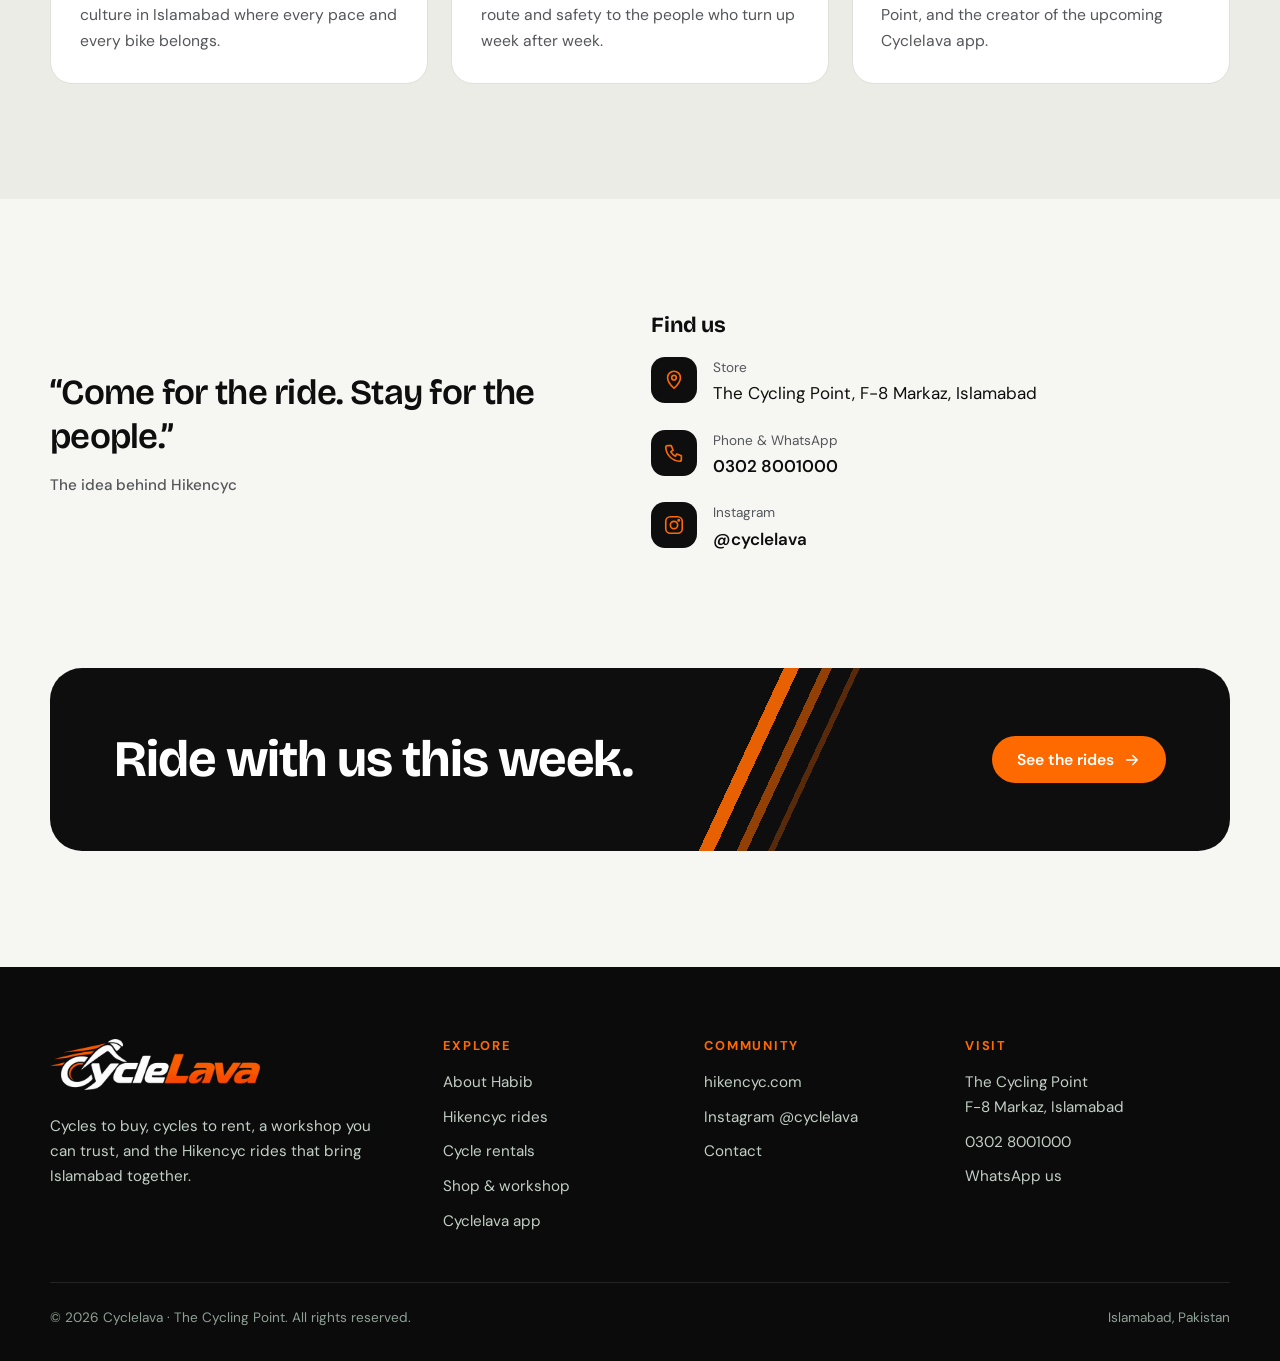
<file: about/index.html>
<!DOCTYPE html>
<html lang="en">
<head>
  <!-- Google tag (gtag.js) -->
<script async src="https://www.googletagmanager.com/gtag/js?id=G-CWY3N822QC"></script>
<script>
  window.dataLayer = window.dataLayer || [];
  function gtag(){dataLayer.push(arguments);}
  gtag('js', new Date());

  gtag('config', 'G-CWY3N822QC');
</script>
<meta charset="UTF-8">
<meta name="viewport" content="width=device-width, initial-scale=1">
<title>About Habib | Founder of Cyclelava &amp; Hikencyc, Islamabad</title>
<meta name="description" content="Meet Habib, founder of Cyclelava and Hikencyc. Join Islamabad&#x27;s cycling community on Friday night and Sunday morning rides.">
<link rel="canonical" href="https://cyclelava.com/about/">
<meta name="robots" content="index, follow, max-image-preview:large">
<meta name="theme-color" content="#f6f2ea">
<meta name="author" content="Habib">
<meta name="geo.region" content="PK-IS"><meta name="geo.placename" content="Islamabad">
<meta property="og:site_name" content="Cyclelava">
<meta property="og:type" content="profile">
<meta property="og:title" content="About Habib | Founder of Cyclelava &amp; Hikencyc, Islamabad">
<meta property="og:description" content="Meet Habib, founder of Cyclelava and Hikencyc. Join Islamabad&#x27;s cycling community on Friday night and Sunday morning rides.">
<meta property="og:url" content="https://cyclelava.com/about/">
<meta property="og:image" content="https://cyclelava.com/assets/images/habib.jpg">
<meta property="og:locale" content="en_PK">
<meta name="twitter:card" content="summary_large_image">
<meta name="twitter:title" content="About Habib | Founder of Cyclelava &amp; Hikencyc, Islamabad">
<meta name="twitter:description" content="Meet Habib, founder of Cyclelava and Hikencyc. Join Islamabad&#x27;s cycling community on Friday night and Sunday morning rides.">
<meta name="twitter:image" content="https://cyclelava.com/assets/images/habib.jpg">
<link rel="icon" type="image/png" href="/assets/images/favicon.png">
<link rel="apple-touch-icon" href="/assets/images/apple-touch-icon.png">
<link rel="preconnect" href="https://fonts.googleapis.com"><link rel="preconnect" href="https://fonts.gstatic.com" crossorigin><link href="https://fonts.googleapis.com/css2?family=Bricolage+Grotesque:opsz,wght@12..96,500;12..96,700;12..96,800&family=DM+Sans:wght@400;500;600;700&display=swap" rel="stylesheet">
<link rel="stylesheet" href="/assets/css/style.css?v=4">
<script type="application/ld+json">{"@context": "https://schema.org", "@type": ["BikeStore", "LocalBusiness"], "@id": "https://cyclelava.com/#business", "name": "Cyclelava | The Cycling Point", "alternateName": ["Cyclelava", "The Cycling Point Islamabad"], "description": "Bicycle store in F-8 Markaz, Islamabad: new and pre-owned cycles, bicycle rentals, accessories, repairs and home of the Hikencyc cycling community.", "url": "https://cyclelava.com/", "image": "https://cyclelava.com/assets/images/habib.jpg", "logo": "https://cyclelava.com/assets/images/logo.webp", "telephone": "+923028001000", "sameAs": ["https://instagram.com/cyclelava", "https://hikencyc.com"], "priceRange": "$$", "hasMap": "https://www.google.com/maps/search/?api=1&query=The+Cycling+Point+F-8+Markaz+Islamabad", "address": {"@type": "PostalAddress", "streetAddress": "The Cycling Point, F-8 Markaz", "addressLocality": "Islamabad", "addressRegion": "Islamabad Capital Territory", "addressCountry": "PK"}, "founder": {"@id": "https://cyclelava.com/about/#habib"}, "areaServed": "Islamabad"}</script><script type="application/ld+json">{"@context": "https://schema.org", "@type": "Person", "@id": "https://cyclelava.com/about/#habib", "name": "Habib", "jobTitle": "Founder, Community Leader & Event Organizer", "image": "https://cyclelava.com/assets/images/habib.jpg", "url": "https://cyclelava.com/about/", "telephone": "+923028001000", "worksFor": {"@id": "https://cyclelava.com/#business"}, "sameAs": ["https://instagram.com/cyclelava", "https://hikencyc.com"], "address": {"@type": "PostalAddress", "addressLocality": "Islamabad", "addressCountry": "PK"}}</script><script type="application/ld+json">{"@context": "https://schema.org", "@type": "BreadcrumbList", "itemListElement": [{"@type": "ListItem", "position": 1, "name": "Home", "item": "https://cyclelava.com/"}, {"@type": "ListItem", "position": 2, "name": "About", "item": "https://cyclelava.com/about/"}]}</script>
</head>
<body>
<a class="skip" href="#main">Skip to content</a>
<header class="site-header"><div class="container nav">
<a class="logo" href="/" aria-label="CycleLava home"><img src="/assets/images/logo-speedmark-light.webp" width="576" height="140" alt="CycleLava"></a>
<nav aria-label="Main"><ul class="nav-links"><li><a href="/">Home</a></li><li><a href="/about/" aria-current="page">About</a></li><li><a href="/events/">Rides</a></li><li><a href="/rentals/">Rentals</a></li><li><a href="/shop/">Shop</a></li><li><a href="/app/">App</a></li><li><a href="/contact/">Contact</a></li><li class="menu-cta"><a class="btn btn-wa" href="https://wa.me/923028001000?text=Assalam-o-Alaikum%21%20I%20found%20you%20through%20the%20Cyclelava%20website." target="_blank" rel="noopener"><svg viewBox="0 0 24 24" fill="currentColor"><path d="M12.04 2c-5.46 0-9.91 4.45-9.91 9.91 0 1.75.46 3.45 1.32 4.95L2.05 22l5.25-1.38c1.45.79 3.08 1.21 4.74 1.21 5.46 0 9.91-4.45 9.91-9.91 0-2.65-1.03-5.14-2.9-7.01A9.816 9.816 0 0012.04 2m.01 1.67c2.2 0 4.26.86 5.82 2.42a8.225 8.225 0 012.41 5.83c0 4.54-3.7 8.24-8.24 8.24-1.48 0-2.93-.4-4.2-1.15l-.3-.18-3.12.82.83-3.04-.2-.31a8.196 8.196 0 01-1.26-4.38c0-4.54 3.7-8.24 8.24-8.24m4.52 11.64c-.25-.13-1.47-.72-1.7-.81-.23-.08-.39-.13-.56.13-.17.25-.64.81-.79.97-.14.17-.29.19-.54.06-.25-.13-1.06-.39-2.01-1.24-.74-.66-1.25-1.48-1.39-1.73-.14-.25-.01-.39.11-.51.11-.11.25-.29.37-.43.13-.15.17-.25.25-.42.08-.17.04-.31-.02-.44-.06-.13-.56-1.35-.77-1.85-.2-.49-.41-.42-.56-.43h-.48c-.17 0-.44.06-.67.31-.23.25-.88.86-.88 2.1 0 1.24.9 2.44 1.03 2.61.13.17 1.78 2.71 4.3 3.8 2.53 1.08 2.53.72 2.98.68.46-.05 1.47-.6 1.68-1.18.21-.58.21-1.08.15-1.18-.06-.1-.23-.17-.48-.29z"/></svg> Chat on WhatsApp</a><a class="btn btn-ghost" href="tel:+923028001000"><svg viewBox="0 0 24 24" fill="none" stroke="currentColor" stroke-width="1.8" stroke-linecap="round" stroke-linejoin="round"><path d="M5 4h4l2 5-2.5 1.5a11 11 0 005 5L15 13l5 2v4a2 2 0 01-2 2A16 16 0 013 6a2 2 0 012-2z"/></svg> Call 0302 8001000</a></li></ul></nav>
<a class="btn btn-wa btn-sm nav-cta" href="https://wa.me/923028001000?text=Assalam-o-Alaikum%21%20I%20found%20you%20through%20the%20Cyclelava%20website." target="_blank" rel="noopener"><svg viewBox="0 0 24 24" fill="currentColor"><path d="M12.04 2c-5.46 0-9.91 4.45-9.91 9.91 0 1.75.46 3.45 1.32 4.95L2.05 22l5.25-1.38c1.45.79 3.08 1.21 4.74 1.21 5.46 0 9.91-4.45 9.91-9.91 0-2.65-1.03-5.14-2.9-7.01A9.816 9.816 0 0012.04 2m.01 1.67c2.2 0 4.26.86 5.82 2.42a8.225 8.225 0 012.41 5.83c0 4.54-3.7 8.24-8.24 8.24-1.48 0-2.93-.4-4.2-1.15l-.3-.18-3.12.82.83-3.04-.2-.31a8.196 8.196 0 01-1.26-4.38c0-4.54 3.7-8.24 8.24-8.24m4.52 11.64c-.25-.13-1.47-.72-1.7-.81-.23-.08-.39-.13-.56.13-.17.25-.64.81-.79.97-.14.17-.29.19-.54.06-.25-.13-1.06-.39-2.01-1.24-.74-.66-1.25-1.48-1.39-1.73-.14-.25-.01-.39.11-.51.11-.11.25-.29.37-.43.13-.15.17-.25.25-.42.08-.17.04-.31-.02-.44-.06-.13-.56-1.35-.77-1.85-.2-.49-.41-.42-.56-.43h-.48c-.17 0-.44.06-.67.31-.23.25-.88.86-.88 2.1 0 1.24.9 2.44 1.03 2.61.13.17 1.78 2.71 4.3 3.8 2.53 1.08 2.53.72 2.98.68.46-.05 1.47-.6 1.68-1.18.21-.58.21-1.08.15-1.18-.06-.1-.23-.17-.48-.29z"/></svg> WhatsApp</a>
<button class="nav-toggle" aria-label="Menu" aria-expanded="false"><span></span></button>
</div></header>
<main id="main">

<section class="page-head"><div class="container">
<div class="crumbs"><a href="/">Home</a> / About</div>
<span class="eyebrow">About</span>
<h1>The rider behind Cyclelava and Hikencyc.</h1>
</div></section>

<section class="section" style="padding-top:1rem"><div class="container split">
<div class="photo-card tilt reveal"><img src="/assets/images/habib.webp" width="612" height="558" alt="Habib, community leader and event organizer, with his orange road bike on an Islamabad night ride">
<div class="photo-tag"><strong>Habib</strong><span>Islamabad, on a Hikencyc ride</span></div></div>
<div class="reveal">
<h2>Hi, I'm Habib.</h2>
<div class="role-list"><span class="chip">Community Leader</span><span class="chip">Event Organizer</span><span class="chip">Creator of Cyclelava</span><span class="chip">Creator of Hikencyc</span></div>
<p class="lead">I believe a cycle is the best way to see a city and meet its people. That belief started a weekly ride, and the weekly ride became a community.</p>
<p>Today I lead <strong>Hikencyc</strong>, which organizes group rides across Islamabad every Friday night and Sunday morning, and I run <strong>Cyclelava</strong> at The Cycling Point in F-8 Markaz, where riders can buy, rent and service their cycles.</p>
<p>Whether it is your first pedal stroke or your thousandth kilometre, there is a place for you in the group.</p>
<div class="btn-row"><a class="btn btn-wa" href="https://wa.me/923028001000?text=Assalam-o-Alaikum%20Habib%21%20I%20found%20you%20through%20the%20Cyclelava%20website." target="_blank" rel="noopener"><svg viewBox="0 0 24 24" fill="currentColor"><path d="M12.04 2c-5.46 0-9.91 4.45-9.91 9.91 0 1.75.46 3.45 1.32 4.95L2.05 22l5.25-1.38c1.45.79 3.08 1.21 4.74 1.21 5.46 0 9.91-4.45 9.91-9.91 0-2.65-1.03-5.14-2.9-7.01A9.816 9.816 0 0012.04 2m.01 1.67c2.2 0 4.26.86 5.82 2.42a8.225 8.225 0 012.41 5.83c0 4.54-3.7 8.24-8.24 8.24-1.48 0-2.93-.4-4.2-1.15l-.3-.18-3.12.82.83-3.04-.2-.31a8.196 8.196 0 01-1.26-4.38c0-4.54 3.7-8.24 8.24-8.24m4.52 11.64c-.25-.13-1.47-.72-1.7-.81-.23-.08-.39-.13-.56.13-.17.25-.64.81-.79.97-.14.17-.29.19-.54.06-.25-.13-1.06-.39-2.01-1.24-.74-.66-1.25-1.48-1.39-1.73-.14-.25-.01-.39.11-.51.11-.11.25-.29.37-.43.13-.15.17-.25.25-.42.08-.17.04-.31-.02-.44-.06-.13-.56-1.35-.77-1.85-.2-.49-.41-.42-.56-.43h-.48c-.17 0-.44.06-.67.31-.23.25-.88.86-.88 2.1 0 1.24.9 2.44 1.03 2.61.13.17 1.78 2.71 4.3 3.8 2.53 1.08 2.53.72 2.98.68.46-.05 1.47-.6 1.68-1.18.21-.58.21-1.08.15-1.18-.06-.1-.23-.17-.48-.29z"/></svg> Message Habib</a><a class="btn btn-ghost" href="https://instagram.com/cyclelava" target="_blank" rel="noopener"><svg viewBox="0 0 24 24" fill="none" stroke="currentColor" stroke-width="1.8" stroke-linecap="round" stroke-linejoin="round"><rect x="3" y="3" width="18" height="18" rx="5"/><circle cx="12" cy="12" r="4"/><circle cx="17.2" cy="6.8" r=".8" fill="currentColor"/></svg> @cyclelava</a></div>
</div></div></section>

<section class="section section-soft"><div class="container">
<div class="section-head reveal"><span class="eyebrow">What I do</span><h2>Three hats, one passion.</h2></div>
<div class="grid grid-3">
<article class="card reveal"><div class="icon"><svg viewBox="0 0 24 24" fill="none" stroke="currentColor" stroke-width="1.8" stroke-linecap="round" stroke-linejoin="round"><circle cx="9" cy="8" r="3.2"/><path d="M3 20a6 6 0 0112 0"/><path d="M16 5a3.2 3.2 0 010 6M18 14a6 6 0 013 6"/></svg></div><h3>Community leader</h3><p>Building a welcoming, inclusive cycling culture in Islamabad where every pace and every bike belongs.</p></article>
<article class="card reveal"><div class="icon"><svg viewBox="0 0 24 24" fill="none" stroke="currentColor" stroke-width="1.8" stroke-linecap="round" stroke-linejoin="round"><circle cx="6" cy="19" r="2"/><circle cx="18" cy="5" r="2"/><path d="M8 19h7a3.5 3.5 0 000-7H9a3.5 3.5 0 010-7h7"/></svg></div><h3>Event organizer</h3><p>Planning and leading Hikencyc rides, from route and safety to the people who turn up week after week.</p></article>
<article class="card reveal"><div class="icon"><svg viewBox="0 0 24 24" fill="none" stroke="currentColor" stroke-width="1.8" stroke-linecap="round" stroke-linejoin="round"><circle cx="5.5" cy="17" r="3.5"/><circle cx="18.5" cy="17" r="3.5"/><path d="M5.5 17l4-8h6l3 8M9.5 9L8 6H6m6.5 3L10 17m5.5-8l-1-3h2.5"/></svg></div><h3>Creator &amp; store owner</h3><p>Founder of Cyclelava and The Cycling Point, and the creator of the upcoming Cyclelava app.</p></article>
</div></div></section>

<section class="section"><div class="container grid grid-2" style="align-items:center">
<div class="quote reveal">&ldquo;Come for the ride. Stay for the people.&rdquo;<small>The idea behind Hikencyc</small></div>
<div class="reveal"><h3>Find us</h3>
<ul class="contact-list" style="margin-top:1.2rem">
<li><span class="icon"><svg viewBox="0 0 24 24" fill="none" stroke="currentColor" stroke-width="1.8" stroke-linecap="round" stroke-linejoin="round"><path d="M12 21s7-6.2 7-11.5A7 7 0 005 9.5C5 14.800 12 21 12 21z"/><circle cx="12" cy="9.5" r="2.5"/></svg></span><div><small>Store</small>The Cycling Point, F-8 Markaz, Islamabad</div></li>
<li><span class="icon"><svg viewBox="0 0 24 24" fill="none" stroke="currentColor" stroke-width="1.8" stroke-linecap="round" stroke-linejoin="round"><path d="M5 4h4l2 5-2.5 1.5a11 11 0 005 5L15 13l5 2v4a2 2 0 01-2 2A16 16 0 013 6a2 2 0 012-2z"/></svg></span><div><small>Phone &amp; WhatsApp</small><a href="tel:+923028001000">0302 8001000</a></div></li>
<li><span class="icon"><svg viewBox="0 0 24 24" fill="none" stroke="currentColor" stroke-width="1.8" stroke-linecap="round" stroke-linejoin="round"><rect x="3" y="3" width="18" height="18" rx="5"/><circle cx="12" cy="12" r="4"/><circle cx="17.2" cy="6.8" r=".8" fill="currentColor"/></svg></span><div><small>Instagram</small><a href="https://instagram.com/cyclelava" target="_blank" rel="noopener">@cyclelava</a></div></li>
</ul></div>
</div></section>
<section class="section" style="padding-top:0"><div class="container"><div class="cta-band reveal"><h2>Ride with us this week.</h2><div class="btn-row"><a class="btn btn-dark" href="/events/">See the rides <svg viewBox="0 0 24 24" fill="none" stroke="currentColor" stroke-width="2" stroke-linecap="round" stroke-linejoin="round"><path d="M5 12h14M13 6l6 6-6 6"/></svg></a></div></div></div></section>

</main>
<footer class="site-footer"><div class="container">
<div class="footer-grid">
<div><a class="footer-logo" href="/" aria-label="CycleLava home"><img src="/assets/images/logo-speedmark-light.webp" width="576" height="140" loading="lazy" alt="CycleLava"></a>
<p style="margin-top:1rem;max-width:34ch">Cycles to buy, cycles to rent, a workshop you can trust, and the Hikencyc rides that bring Islamabad together.</p></div>
<div><h4>Explore</h4><ul><li><a href="/about/">About Habib</a></li><li><a href="/events/">Hikencyc rides</a></li><li><a href="/rentals/">Cycle rentals</a></li><li><a href="/shop/">Shop &amp; workshop</a></li><li><a href="/app/">Cyclelava app</a></li></ul></div>
<div><h4>Community</h4><ul><li><a href="https://hikencyc.com" target="_blank" rel="noopener">hikencyc.com</a></li><li><a href="https://instagram.com/cyclelava" target="_blank" rel="noopener">Instagram @cyclelava</a></li><li><a href="/contact/">Contact</a></li></ul></div>
<div><h4>Visit</h4><ul><li>The Cycling Point<br>F-8 Markaz, Islamabad</li><li><a href="tel:+923028001000">0302 8001000</a></li><li><a href="https://wa.me/923028001000" target="_blank" rel="noopener">WhatsApp us</a></li></ul></div>
</div>
<div class="footer-bar"><span>&copy; <span data-year>2026</span> Cyclelava &middot; The Cycling Point. All rights reserved.</span><span>Islamabad, Pakistan</span></div>
</div></footer>
<nav class="m-bar" aria-label="Quick actions"><a href="tel:+923028001000"><svg viewBox="0 0 24 24" fill="none" stroke="currentColor" stroke-width="1.8" stroke-linecap="round" stroke-linejoin="round"><path d="M5 4h4l2 5-2.5 1.5a11 11 0 005 5L15 13l5 2v4a2 2 0 01-2 2A16 16 0 013 6a2 2 0 012-2z"/></svg><span>Call</span></a><a class="m-wa" href="https://wa.me/923028001000?text=Assalam-o-Alaikum%21%20I%20am%20visiting%20the%20Cyclelava%20website." target="_blank" rel="noopener"><svg viewBox="0 0 24 24" fill="currentColor"><path d="M12.04 2c-5.46 0-9.91 4.45-9.91 9.91 0 1.75.46 3.45 1.32 4.95L2.05 22l5.25-1.38c1.45.79 3.08 1.21 4.74 1.21 5.46 0 9.91-4.45 9.91-9.91 0-2.65-1.03-5.14-2.9-7.01A9.816 9.816 0 0012.04 2m.01 1.67c2.2 0 4.26.86 5.82 2.42a8.225 8.225 0 012.41 5.83c0 4.54-3.7 8.24-8.24 8.24-1.48 0-2.93-.4-4.2-1.15l-.3-.18-3.12.82.83-3.04-.2-.31a8.196 8.196 0 01-1.26-4.38c0-4.54 3.7-8.24 8.24-8.24m4.52 11.64c-.25-.13-1.47-.72-1.7-.81-.23-.08-.39-.13-.56.13-.17.25-.64.81-.79.97-.14.17-.29.19-.54.06-.25-.13-1.06-.39-2.01-1.24-.74-.66-1.25-1.48-1.39-1.73-.14-.25-.01-.39.11-.51.11-.11.25-.29.37-.43.13-.15.17-.25.25-.42.08-.17.04-.31-.02-.44-.06-.13-.56-1.35-.77-1.85-.2-.49-.41-.42-.56-.43h-.48c-.17 0-.44.06-.67.31-.23.25-.88.86-.88 2.1 0 1.24.9 2.44 1.03 2.61.13.17 1.78 2.71 4.3 3.8 2.53 1.08 2.53.72 2.98.68.46-.05 1.47-.6 1.68-1.18.21-.58.21-1.08.15-1.18-.06-.1-.23-.17-.48-.29z"/></svg><span>WhatsApp</span></a><a href="https://www.google.com/maps/search/?api=1&query=The+Cycling+Point+F-8+Markaz+Islamabad" target="_blank" rel="noopener"><svg viewBox="0 0 24 24" fill="none" stroke="currentColor" stroke-width="1.8" stroke-linecap="round" stroke-linejoin="round"><path d="M12 21s7-6.2 7-11.5A7 7 0 005 9.5C5 14.800 12 21 12 21z"/><circle cx="12" cy="9.5" r="2.5"/></svg><span>Directions</span></a><a href="/events/"><svg viewBox="0 0 24 24" fill="none" stroke="currentColor" stroke-width="1.8" stroke-linecap="round" stroke-linejoin="round"><circle cx="5.5" cy="17" r="3.5"/><circle cx="18.5" cy="17" r="3.5"/><path d="M5.5 17l4-8h6l3 8M9.5 9L8 6H6m6.5 3L10 17m5.5-8l-1-3h2.5"/></svg><span>Rides</span></a></nav>
<a class="wa-float" href="https://wa.me/923028001000?text=Assalam-o-Alaikum%21%20I%20am%20visiting%20the%20Cyclelava%20website." target="_blank" rel="noopener" aria-label="Chat on WhatsApp"><svg viewBox="0 0 24 24" fill="currentColor"><path d="M12.04 2c-5.46 0-9.91 4.45-9.91 9.91 0 1.75.46 3.45 1.32 4.95L2.05 22l5.25-1.38c1.45.79 3.08 1.21 4.74 1.21 5.46 0 9.91-4.45 9.91-9.91 0-2.65-1.03-5.14-2.9-7.01A9.816 9.816 0 0012.04 2m.01 1.67c2.2 0 4.26.86 5.82 2.42a8.225 8.225 0 012.41 5.83c0 4.54-3.7 8.24-8.24 8.24-1.48 0-2.93-.4-4.2-1.15l-.3-.18-3.12.82.83-3.04-.2-.31a8.196 8.196 0 01-1.26-4.38c0-4.54 3.7-8.24 8.24-8.24m4.52 11.64c-.25-.13-1.47-.72-1.7-.81-.23-.08-.39-.13-.56.13-.17.25-.64.81-.79.97-.14.17-.29.19-.54.06-.25-.13-1.06-.39-2.01-1.24-.74-.66-1.25-1.48-1.39-1.73-.14-.25-.01-.39.11-.51.11-.11.25-.29.37-.43.13-.15.17-.25.25-.42.08-.17.04-.31-.02-.44-.06-.13-.56-1.35-.77-1.85-.2-.49-.41-.42-.56-.43h-.48c-.17 0-.44.06-.67.31-.23.25-.88.86-.88 2.1 0 1.24.9 2.44 1.03 2.61.13.17 1.78 2.71 4.3 3.8 2.53 1.08 2.53.72 2.98.68.46-.05 1.47-.6 1.68-1.18.21-.58.21-1.08.15-1.18-.06-.1-.23-.17-.48-.29z"/></svg></a>
<script src="/assets/js/main.js" defer></script>
</body>
</html>
</file>
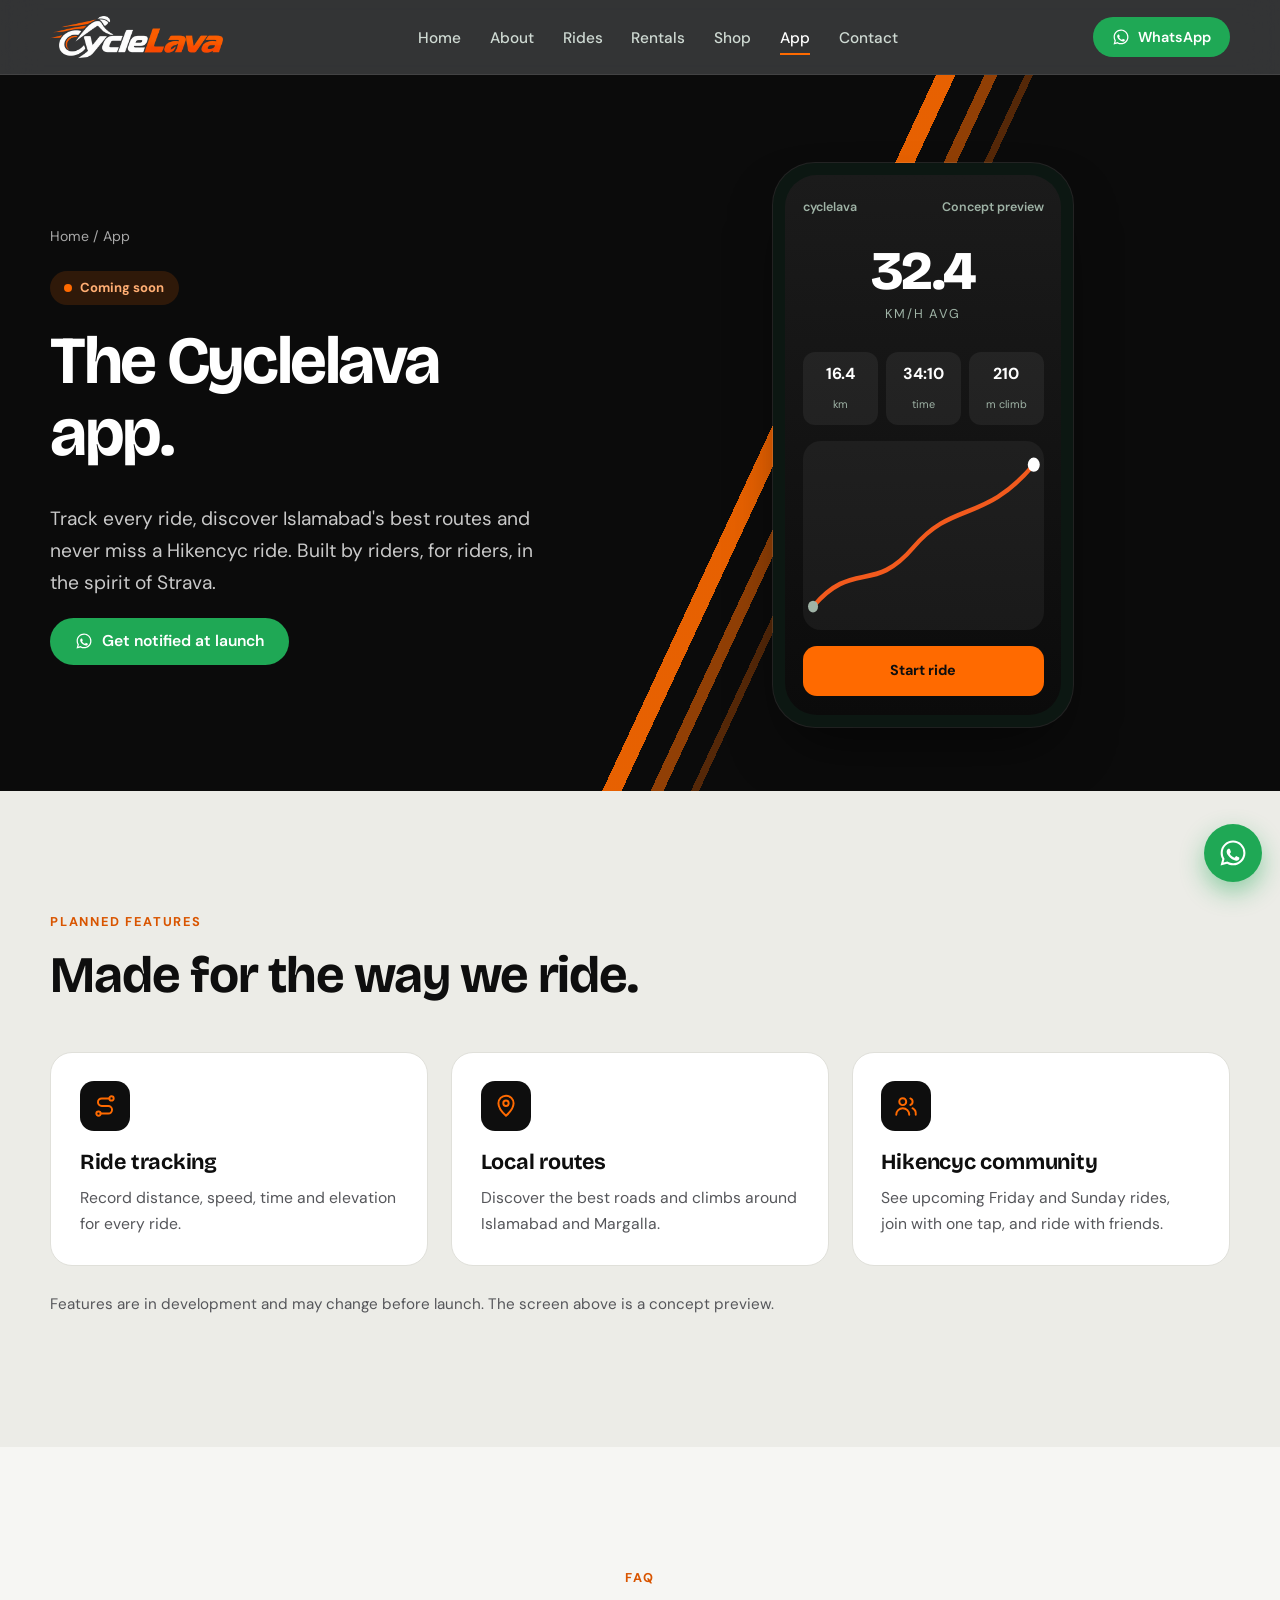
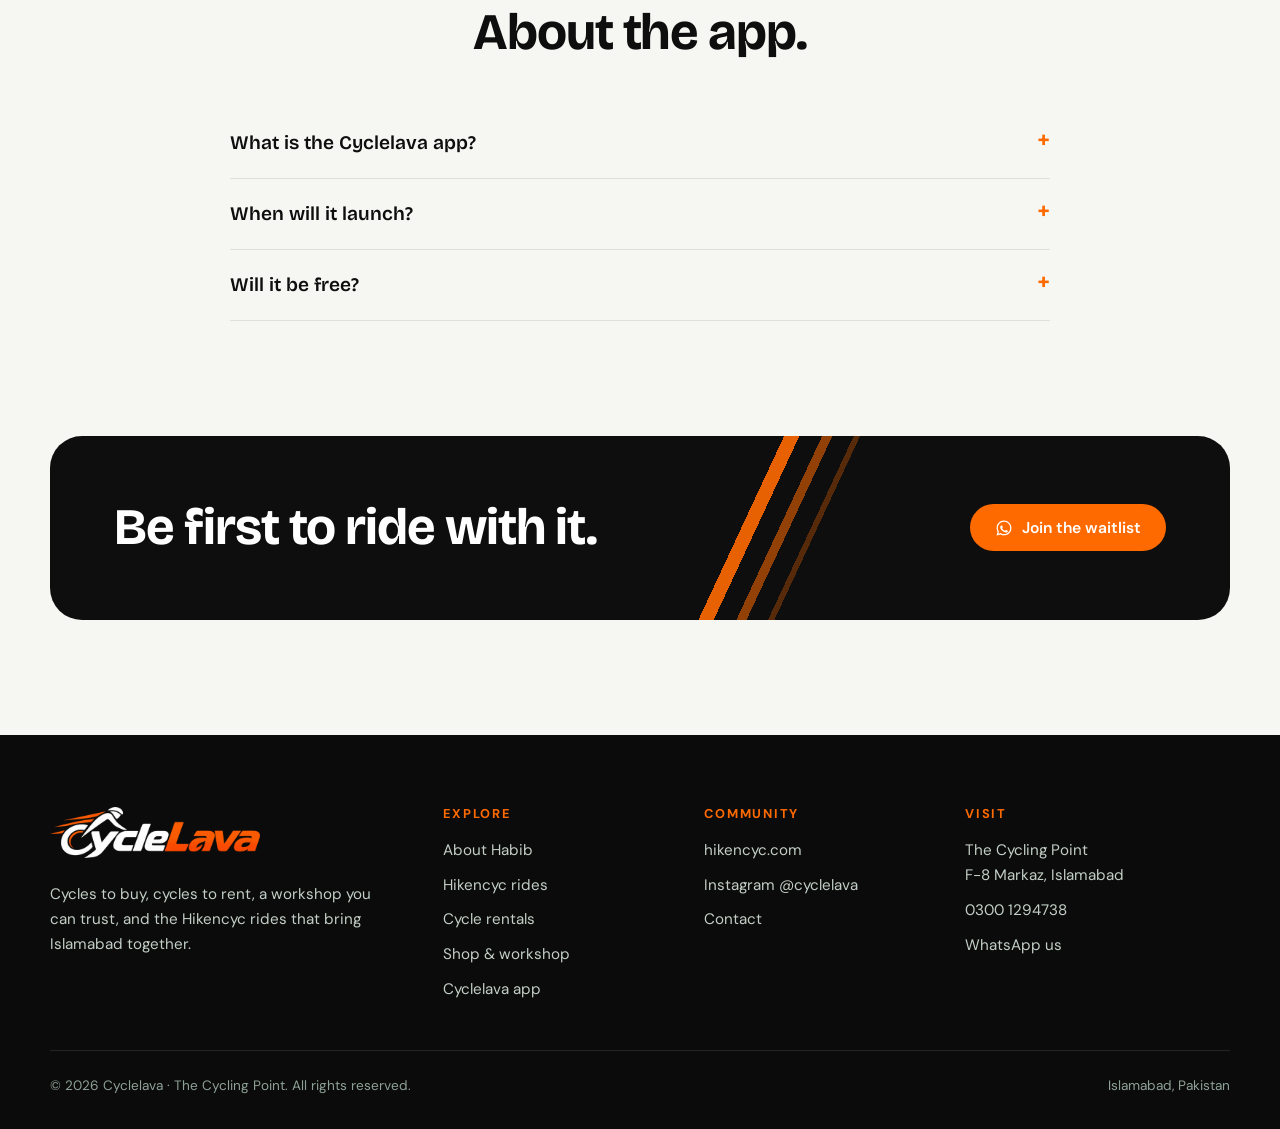
<file: app/index.html>
<!DOCTYPE html>
<html lang="en">
<head>
  <!-- Google tag (gtag.js) -->
<script async src="https://www.googletagmanager.com/gtag/js?id=G-CWY3N822QC"></script>
<script>
  window.dataLayer = window.dataLayer || [];
  function gtag(){dataLayer.push(arguments);}
  gtag('js', new Date());

  gtag('config', 'G-CWY3N822QC');
</script>
<meta charset="UTF-8">
<meta name="viewport" content="width=device-width, initial-scale=1">
<title>Cyclelava App | Cycling Tracker for Islamabad (Soon)</title>
<meta name="description" content="The Cyclelava cycling app is coming soon: ride tracking, local routes and Hikencyc community rides for Islamabad cyclists. Get notified at launch.">
<link rel="canonical" href="https://cyclelava.com/app/">
<meta name="robots" content="index, follow, max-image-preview:large">
<meta name="theme-color" content="#f6f2ea">
<meta name="author" content="Habib">
<meta name="geo.region" content="PK-IS"><meta name="geo.placename" content="Islamabad">
<meta property="og:site_name" content="Cyclelava">
<meta property="og:type" content="website">
<meta property="og:title" content="Cyclelava App | Cycling Tracker for Islamabad (Soon)">
<meta property="og:description" content="The Cyclelava cycling app is coming soon: ride tracking, local routes and Hikencyc community rides for Islamabad cyclists. Get notified at launch.">
<meta property="og:url" content="https://cyclelava.com/app/">
<meta property="og:image" content="https://cyclelava.com/assets/images/og-logo.jpg">
<meta property="og:locale" content="en_PK">
<meta name="twitter:card" content="summary_large_image">
<meta name="twitter:title" content="Cyclelava App | Cycling Tracker for Islamabad (Soon)">
<meta name="twitter:description" content="The Cyclelava cycling app is coming soon: ride tracking, local routes and Hikencyc community rides for Islamabad cyclists. Get notified at launch.">
<meta name="twitter:image" content="https://cyclelava.com/assets/images/og-logo.jpg">
<link rel="icon" type="image/png" href="/assets/images/favicon.png">
<link rel="apple-touch-icon" href="/assets/images/apple-touch-icon.png">
<link rel="preconnect" href="https://fonts.googleapis.com"><link rel="preconnect" href="https://fonts.gstatic.com" crossorigin><link href="https://fonts.googleapis.com/css2?family=Bricolage+Grotesque:opsz,wght@12..96,500;12..96,700;12..96,800&family=DM+Sans:wght@400;500;600;700&display=swap" rel="stylesheet">
<link rel="stylesheet" href="/assets/css/style.css?v=4">
<script type="application/ld+json">{"@context": "https://schema.org", "@type": ["BikeStore", "LocalBusiness"], "@id": "https://cyclelava.com/#business", "name": "Cyclelava | The Cycling Point", "alternateName": ["Cyclelava", "The Cycling Point Islamabad"], "description": "Bicycle store in F-8 Markaz, Islamabad: new and pre-owned cycles, bicycle rentals, accessories, repairs and home of the Hikencyc cycling community.", "url": "https://cyclelava.com/", "image": "https://cyclelava.com/assets/images/habib.jpg", "logo": "https://cyclelava.com/assets/images/logo.webp", "telephone": "+923001294738", "sameAs": ["https://instagram.com/cyclelava", "https://hikencyc.com"], "priceRange": "$$", "hasMap": "https://www.google.com/maps/search/?api=1&query=The+Cycling+Point+F-8+Markaz+Islamabad", "address": {"@type": "PostalAddress", "streetAddress": "The Cycling Point, F-8 Markaz", "addressLocality": "Islamabad", "addressRegion": "Islamabad Capital Territory", "addressCountry": "PK"}, "founder": {"@id": "https://cyclelava.com/about/#habib"}, "areaServed": "Islamabad"}</script><script type="application/ld+json">{"@context": "https://schema.org", "@type": "FAQPage", "mainEntity": [{"@type": "Question", "name": "What is the Cyclelava app?", "acceptedAnswer": {"@type": "Answer", "text": "A cycling app from Cyclelava for tracking rides, discovering routes and joining Hikencyc community rides, built with Islamabad riders in mind."}}, {"@type": "Question", "name": "When will it launch?", "acceptedAnswer": {"@type": "Answer", "text": "Soon. We do not have a firm date yet. Message us on WhatsApp and we will let you know as soon as it is ready."}}, {"@type": "Question", "name": "Will it be free?", "acceptedAnswer": {"@type": "Answer", "text": "Pricing is not final. We will announce it at launch."}}]}</script><script type="application/ld+json">{"@context": "https://schema.org", "@type": "BreadcrumbList", "itemListElement": [{"@type": "ListItem", "position": 1, "name": "Home", "item": "https://cyclelava.com/"}, {"@type": "ListItem", "position": 2, "name": "App", "item": "https://cyclelava.com/app/"}]}</script>
</head>
<body>
<a class="skip" href="#main">Skip to content</a>
<header class="site-header"><div class="container nav">
<a class="logo" href="/" aria-label="CycleLava home"><img src="/assets/images/logo-speedmark-light.webp" width="576" height="140" alt="CycleLava"></a>
<nav aria-label="Main"><ul class="nav-links"><li><a href="/">Home</a></li><li><a href="/about/">About</a></li><li><a href="/events/">Rides</a></li><li><a href="/rentals/">Rentals</a></li><li><a href="/shop/">Shop</a></li><li><a href="/app/" aria-current="page">App</a></li><li><a href="/contact/">Contact</a></li><li class="menu-cta"><a class="btn btn-wa" href="https://wa.me/923001294738?text=Assalam-o-Alaikum%21%20I%20found%20you%20through%20the%20Cyclelava%20website." target="_blank" rel="noopener"><svg viewBox="0 0 24 24" fill="currentColor"><path d="M12.04 2c-5.46 0-9.91 4.45-9.91 9.91 0 1.75.46 3.45 1.32 4.95L2.05 22l5.25-1.38c1.45.79 3.08 1.21 4.74 1.21 5.46 0 9.91-4.45 9.91-9.91 0-2.65-1.03-5.14-2.9-7.01A9.816 9.816 0 0012.04 2m.01 1.67c2.2 0 4.26.86 5.82 2.42a8.225 8.225 0 012.41 5.83c0 4.54-3.7 8.24-8.24 8.24-1.48 0-2.93-.4-4.2-1.15l-.3-.18-3.12.82.83-3.04-.2-.31a8.196 8.196 0 01-1.26-4.38c0-4.54 3.7-8.24 8.24-8.24m4.52 11.64c-.25-.13-1.47-.72-1.7-.81-.23-.08-.39-.13-.56.13-.17.25-.64.81-.79.97-.14.17-.29.19-.54.06-.25-.13-1.06-.39-2.01-1.24-.74-.66-1.25-1.48-1.39-1.73-.14-.25-.01-.39.11-.51.11-.11.25-.29.37-.43.13-.15.17-.25.25-.42.08-.17.04-.31-.02-.44-.06-.13-.56-1.35-.77-1.85-.2-.49-.41-.42-.56-.43h-.48c-.17 0-.44.06-.67.31-.23.25-.88.86-.88 2.1 0 1.24.9 2.44 1.03 2.61.13.17 1.78 2.71 4.3 3.8 2.53 1.08 2.53.72 2.98.68.46-.05 1.47-.6 1.68-1.18.21-.58.21-1.08.15-1.18-.06-.1-.23-.17-.48-.29z"/></svg> Chat on WhatsApp</a><a class="btn btn-ghost" href="tel:+923001294738"><svg viewBox="0 0 24 24" fill="none" stroke="currentColor" stroke-width="1.8" stroke-linecap="round" stroke-linejoin="round"><path d="M5 4h4l2 5-2.5 1.5a11 11 0 005 5L15 13l5 2v4a2 2 0 01-2 2A16 16 0 013 6a2 2 0 012-2z"/></svg> Call 0300 1294738</a></li></ul></nav>
<a class="btn btn-wa btn-sm nav-cta" href="https://wa.me/923001294738?text=Assalam-o-Alaikum%21%20I%20found%20you%20through%20the%20Cyclelava%20website." target="_blank" rel="noopener"><svg viewBox="0 0 24 24" fill="currentColor"><path d="M12.04 2c-5.46 0-9.91 4.45-9.91 9.91 0 1.75.46 3.45 1.32 4.95L2.05 22l5.25-1.38c1.45.79 3.08 1.21 4.74 1.21 5.46 0 9.91-4.45 9.91-9.91 0-2.65-1.03-5.14-2.9-7.01A9.816 9.816 0 0012.04 2m.01 1.67c2.2 0 4.26.86 5.82 2.42a8.225 8.225 0 012.41 5.83c0 4.54-3.7 8.24-8.24 8.24-1.48 0-2.93-.4-4.2-1.15l-.3-.18-3.12.82.83-3.04-.2-.31a8.196 8.196 0 01-1.26-4.38c0-4.54 3.7-8.24 8.24-8.24m4.52 11.64c-.25-.13-1.47-.72-1.7-.81-.23-.08-.39-.13-.56.13-.17.25-.64.81-.79.97-.14.17-.29.19-.54.06-.25-.13-1.06-.39-2.01-1.24-.74-.66-1.25-1.48-1.39-1.73-.14-.25-.01-.39.11-.51.11-.11.25-.29.37-.43.13-.15.17-.25.25-.42.08-.17.04-.31-.02-.44-.06-.13-.56-1.35-.77-1.85-.2-.49-.41-.42-.56-.43h-.48c-.17 0-.44.06-.67.31-.23.25-.88.86-.88 2.1 0 1.24.9 2.44 1.03 2.61.13.17 1.78 2.71 4.3 3.8 2.53 1.08 2.53.72 2.98.68.46-.05 1.47-.6 1.68-1.18.21-.58.21-1.08.15-1.18-.06-.1-.23-.17-.48-.29z"/></svg> WhatsApp</a>
<button class="nav-toggle" aria-label="Menu" aria-expanded="false"><span></span></button>
</div></header>
<main id="main">

<section class="page-head"><div class="container split" style="align-items:center">
<div>
<div class="crumbs"><a href="/">Home</a> / App</div>
<span class="badge-soon">Coming soon</span>
<h1 style="margin-top:1.2rem">The Cyclelava app.</h1>
<p class="lead">Track every ride, discover Islamabad's best routes and never miss a Hikencyc ride. Built by riders, for riders, in the spirit of Strava.</p>
<div class="btn-row"><a class="btn btn-wa" href="https://wa.me/923001294738?text=Assalam-o-Alaikum%21%20Please%20notify%20me%20when%20the%20Cyclelava%20app%20launches." target="_blank" rel="noopener"><svg viewBox="0 0 24 24" fill="currentColor"><path d="M12.04 2c-5.46 0-9.91 4.45-9.91 9.91 0 1.75.46 3.45 1.32 4.95L2.05 22l5.25-1.38c1.45.79 3.08 1.21 4.74 1.21 5.46 0 9.91-4.45 9.91-9.91 0-2.65-1.03-5.14-2.9-7.01A9.816 9.816 0 0012.04 2m.01 1.67c2.2 0 4.26.86 5.82 2.42a8.225 8.225 0 012.41 5.83c0 4.54-3.7 8.24-8.24 8.24-1.48 0-2.93-.4-4.2-1.15l-.3-.18-3.12.82.83-3.04-.2-.31a8.196 8.196 0 01-1.26-4.38c0-4.54 3.7-8.24 8.24-8.24m4.52 11.64c-.25-.13-1.47-.72-1.7-.81-.23-.08-.39-.13-.56.13-.17.25-.64.81-.79.97-.14.17-.29.19-.54.06-.25-.13-1.06-.39-2.01-1.24-.74-.66-1.25-1.48-1.39-1.73-.14-.25-.01-.39.11-.51.11-.11.25-.29.37-.43.13-.15.17-.25.25-.42.08-.17.04-.31-.02-.44-.06-.13-.56-1.35-.77-1.85-.2-.49-.41-.42-.56-.43h-.48c-.17 0-.44.06-.67.31-.23.25-.88.86-.88 2.1 0 1.24.9 2.44 1.03 2.61.13.17 1.78 2.71 4.3 3.8 2.53 1.08 2.53.72 2.98.68.46-.05 1.47-.6 1.68-1.18.21-.58.21-1.08.15-1.18-.06-.1-.23-.17-.48-.29z"/></svg> Get notified at launch</a></div>
</div>
<div class="reveal"><div class="phone"><div class="phone-screen">
<div class="phone-top"><span>cyclelava</span><span>Concept preview</span></div>
<div class="phone-big"><strong>32.4</strong><span>km/h avg</span></div>
<div class="phone-stats"><div><b>16.4</b><small>km</small></div><div><b>34:10</b><small>time</small></div><div><b>210</b><small>m climb</small></div></div>
<div class="phone-map"><svg viewBox="0 0 240 160" preserveAspectRatio="none"><path d="M10 140 C 50 100, 70 130, 110 90 S 180 70, 230 20" fill="none" stroke="#f25a1d" stroke-width="4" stroke-linecap="round"/><circle cx="10" cy="140" r="5" fill="#9fb3a6"/><circle cx="230" cy="20" r="6" fill="#fff"/></svg></div>
<div class="phone-cta">Start ride</div></div></div></div>
</div></section>

<section class="section section-soft"><div class="container">
<div class="section-head reveal"><span class="eyebrow">Planned features</span><h2>Made for the way we ride.</h2></div>
<div class="grid grid-3">
<article class="card reveal"><div class="icon"><svg viewBox="0 0 24 24" fill="none" stroke="currentColor" stroke-width="1.8" stroke-linecap="round" stroke-linejoin="round"><circle cx="6" cy="19" r="2"/><circle cx="18" cy="5" r="2"/><path d="M8 19h7a3.5 3.5 0 000-7H9a3.5 3.5 0 010-7h7"/></svg></div><h3>Ride tracking</h3><p>Record distance, speed, time and elevation for every ride.</p></article>
<article class="card reveal"><div class="icon"><svg viewBox="0 0 24 24" fill="none" stroke="currentColor" stroke-width="1.8" stroke-linecap="round" stroke-linejoin="round"><path d="M12 21s7-6.2 7-11.5A7 7 0 005 9.5C5 14.800 12 21 12 21z"/><circle cx="12" cy="9.5" r="2.5"/></svg></div><h3>Local routes</h3><p>Discover the best roads and climbs around Islamabad and Margalla.</p></article>
<article class="card reveal"><div class="icon"><svg viewBox="0 0 24 24" fill="none" stroke="currentColor" stroke-width="1.8" stroke-linecap="round" stroke-linejoin="round"><circle cx="9" cy="8" r="3.2"/><path d="M3 20a6 6 0 0112 0"/><path d="M16 5a3.2 3.2 0 010 6M18 14a6 6 0 013 6"/></svg></div><h3>Hikencyc community</h3><p>See upcoming Friday and Sunday rides, join with one tap, and ride with friends.</p></article>
</div>
<p class="reveal" style="margin-top:1.6rem;color:var(--ink-soft);font-size:.95rem">Features are in development and may change before launch. The screen above is a concept preview.</p>
</div></section>

<section class="section"><div class="container">
<div class="section-head center reveal"><span class="eyebrow">FAQ</span><h2>About the app.</h2></div>
<div class="faq"><details><summary>What is the Cyclelava app?</summary><p>A cycling app from Cyclelava for tracking rides, discovering routes and joining Hikencyc community rides, built with Islamabad riders in mind.</p></details><details><summary>When will it launch?</summary><p>Soon. We do not have a firm date yet. Message us on WhatsApp and we will let you know as soon as it is ready.</p></details><details><summary>Will it be free?</summary><p>Pricing is not final. We will announce it at launch.</p></details></div>
</div></section>
<section class="section" style="padding-top:0"><div class="container"><div class="cta-band reveal"><h2>Be first to ride with it.</h2><div class="btn-row"><a class="btn btn-dark" href="https://wa.me/923001294738?text=Assalam-o-Alaikum%21%20Please%20add%20me%20to%20the%20Cyclelava%20app%20waitlist." target="_blank" rel="noopener"><svg viewBox="0 0 24 24" fill="currentColor"><path d="M12.04 2c-5.46 0-9.91 4.45-9.91 9.91 0 1.75.46 3.45 1.32 4.95L2.05 22l5.25-1.38c1.45.79 3.08 1.21 4.74 1.21 5.46 0 9.91-4.45 9.91-9.91 0-2.65-1.03-5.14-2.9-7.01A9.816 9.816 0 0012.04 2m.01 1.67c2.2 0 4.26.86 5.82 2.42a8.225 8.225 0 012.41 5.83c0 4.54-3.7 8.24-8.24 8.24-1.48 0-2.93-.4-4.2-1.15l-.3-.18-3.12.82.83-3.04-.2-.31a8.196 8.196 0 01-1.26-4.38c0-4.54 3.7-8.24 8.24-8.24m4.52 11.64c-.25-.13-1.47-.72-1.7-.81-.23-.08-.39-.13-.56.13-.17.25-.64.81-.79.97-.14.17-.29.19-.54.06-.25-.13-1.06-.39-2.01-1.24-.74-.66-1.25-1.48-1.39-1.73-.14-.25-.01-.39.11-.51.11-.11.25-.29.37-.43.13-.15.17-.25.25-.42.08-.17.04-.31-.02-.44-.06-.13-.56-1.35-.77-1.85-.2-.49-.41-.42-.56-.43h-.48c-.17 0-.44.06-.67.31-.23.25-.88.86-.88 2.1 0 1.24.9 2.44 1.03 2.61.13.17 1.78 2.71 4.3 3.8 2.53 1.08 2.53.72 2.98.68.46-.05 1.47-.6 1.68-1.18.21-.58.21-1.08.15-1.18-.06-.1-.23-.17-.48-.29z"/></svg> Join the waitlist</a></div></div></div></section>

</main>
<footer class="site-footer"><div class="container">
<div class="footer-grid">
<div><a class="footer-logo" href="/" aria-label="CycleLava home"><img src="/assets/images/logo-speedmark-light.webp" width="576" height="140" loading="lazy" alt="CycleLava"></a>
<p style="margin-top:1rem;max-width:34ch">Cycles to buy, cycles to rent, a workshop you can trust, and the Hikencyc rides that bring Islamabad together.</p></div>
<div><h4>Explore</h4><ul><li><a href="/about/">About Habib</a></li><li><a href="/events/">Hikencyc rides</a></li><li><a href="/rentals/">Cycle rentals</a></li><li><a href="/shop/">Shop &amp; workshop</a></li><li><a href="/app/">Cyclelava app</a></li></ul></div>
<div><h4>Community</h4><ul><li><a href="https://hikencyc.com" target="_blank" rel="noopener">hikencyc.com</a></li><li><a href="https://instagram.com/cyclelava" target="_blank" rel="noopener">Instagram @cyclelava</a></li><li><a href="/contact/">Contact</a></li></ul></div>
<div><h4>Visit</h4><ul><li>The Cycling Point<br>F-8 Markaz, Islamabad</li><li><a href="tel:+923001294738">0300 1294738</a></li><li><a href="https://wa.me/923001294738" target="_blank" rel="noopener">WhatsApp us</a></li></ul></div>
</div>
<div class="footer-bar"><span>&copy; <span data-year>2026</span> Cyclelava &middot; The Cycling Point. All rights reserved.</span><span>Islamabad, Pakistan</span></div>
</div></footer>
<nav class="m-bar" aria-label="Quick actions"><a href="tel:+923001294738"><svg viewBox="0 0 24 24" fill="none" stroke="currentColor" stroke-width="1.8" stroke-linecap="round" stroke-linejoin="round"><path d="M5 4h4l2 5-2.5 1.5a11 11 0 005 5L15 13l5 2v4a2 2 0 01-2 2A16 16 0 013 6a2 2 0 012-2z"/></svg><span>Call</span></a><a class="m-wa" href="https://wa.me/923001294738?text=Assalam-o-Alaikum%21%20I%20am%20visiting%20the%20Cyclelava%20website." target="_blank" rel="noopener"><svg viewBox="0 0 24 24" fill="currentColor"><path d="M12.04 2c-5.46 0-9.91 4.45-9.91 9.91 0 1.75.46 3.45 1.32 4.95L2.05 22l5.25-1.38c1.45.79 3.08 1.21 4.74 1.21 5.46 0 9.91-4.45 9.91-9.91 0-2.65-1.03-5.14-2.9-7.01A9.816 9.816 0 0012.04 2m.01 1.67c2.2 0 4.26.86 5.82 2.42a8.225 8.225 0 012.41 5.83c0 4.54-3.7 8.24-8.24 8.24-1.48 0-2.93-.4-4.2-1.15l-.3-.18-3.12.82.83-3.04-.2-.31a8.196 8.196 0 01-1.26-4.38c0-4.54 3.7-8.24 8.24-8.24m4.52 11.64c-.25-.13-1.47-.72-1.7-.81-.23-.08-.39-.13-.56.13-.17.25-.64.81-.79.97-.14.17-.29.19-.54.06-.25-.13-1.06-.39-2.01-1.24-.74-.66-1.25-1.48-1.39-1.73-.14-.25-.01-.39.11-.51.11-.11.25-.29.37-.43.13-.15.17-.25.25-.42.08-.17.04-.31-.02-.44-.06-.13-.56-1.35-.77-1.85-.2-.49-.41-.42-.56-.43h-.48c-.17 0-.44.06-.67.31-.23.25-.88.86-.88 2.1 0 1.24.9 2.44 1.03 2.61.13.17 1.78 2.71 4.3 3.8 2.53 1.08 2.53.72 2.98.68.46-.05 1.47-.6 1.68-1.18.21-.58.21-1.08.15-1.18-.06-.1-.23-.17-.48-.29z"/></svg><span>WhatsApp</span></a><a href="https://www.google.com/maps/search/?api=1&query=The+Cycling+Point+F-8+Markaz+Islamabad" target="_blank" rel="noopener"><svg viewBox="0 0 24 24" fill="none" stroke="currentColor" stroke-width="1.8" stroke-linecap="round" stroke-linejoin="round"><path d="M12 21s7-6.2 7-11.5A7 7 0 005 9.5C5 14.800 12 21 12 21z"/><circle cx="12" cy="9.5" r="2.5"/></svg><span>Directions</span></a><a href="/events/"><svg viewBox="0 0 24 24" fill="none" stroke="currentColor" stroke-width="1.8" stroke-linecap="round" stroke-linejoin="round"><circle cx="5.5" cy="17" r="3.5"/><circle cx="18.5" cy="17" r="3.5"/><path d="M5.5 17l4-8h6l3 8M9.5 9L8 6H6m6.5 3L10 17m5.5-8l-1-3h2.5"/></svg><span>Rides</span></a></nav>
<a class="wa-float" href="https://wa.me/923001294738?text=Assalam-o-Alaikum%21%20I%20am%20visiting%20the%20Cyclelava%20website." target="_blank" rel="noopener" aria-label="Chat on WhatsApp"><svg viewBox="0 0 24 24" fill="currentColor"><path d="M12.04 2c-5.46 0-9.91 4.45-9.91 9.91 0 1.75.46 3.45 1.32 4.95L2.05 22l5.25-1.38c1.45.79 3.08 1.21 4.74 1.21 5.46 0 9.91-4.45 9.91-9.91 0-2.65-1.03-5.14-2.9-7.01A9.816 9.816 0 0012.04 2m.01 1.67c2.2 0 4.26.86 5.82 2.42a8.225 8.225 0 012.41 5.83c0 4.54-3.7 8.24-8.24 8.24-1.48 0-2.93-.4-4.2-1.15l-.3-.18-3.12.82.83-3.04-.2-.31a8.196 8.196 0 01-1.26-4.38c0-4.54 3.7-8.24 8.24-8.24m4.52 11.64c-.25-.13-1.47-.72-1.7-.81-.23-.08-.39-.13-.56.13-.17.25-.64.81-.79.97-.14.17-.29.19-.54.06-.25-.13-1.06-.39-2.01-1.24-.74-.66-1.25-1.48-1.39-1.73-.14-.25-.01-.39.11-.51.11-.11.25-.29.37-.43.13-.15.17-.25.25-.42.08-.17.04-.31-.02-.44-.06-.13-.56-1.35-.77-1.85-.2-.49-.41-.42-.56-.43h-.48c-.17 0-.44.06-.67.31-.23.25-.88.86-.88 2.1 0 1.24.9 2.44 1.03 2.61.13.17 1.78 2.71 4.3 3.8 2.53 1.08 2.53.72 2.98.68.46-.05 1.47-.6 1.68-1.18.21-.58.21-1.08.15-1.18-.06-.1-.23-.17-.48-.29z"/></svg></a>
<script src="/assets/js/main.js" defer></script>
</body>
</html>
</file>
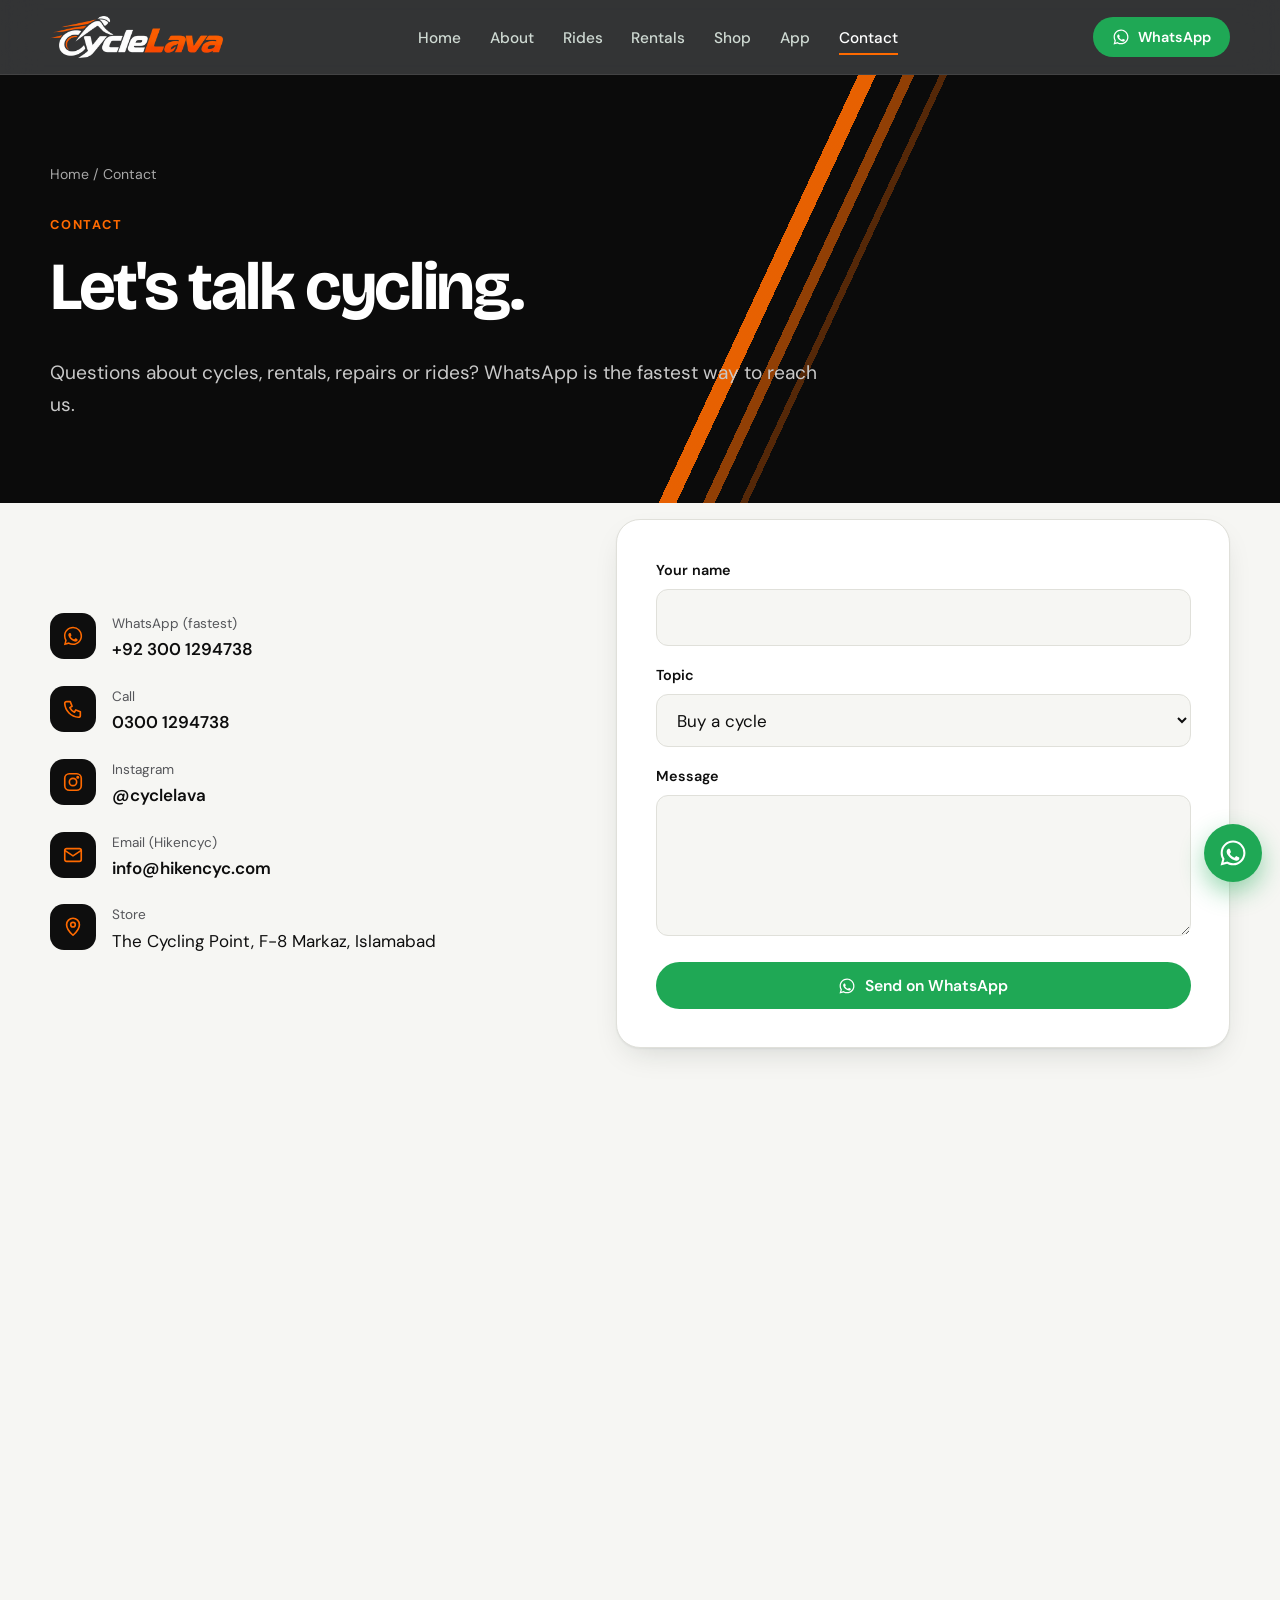
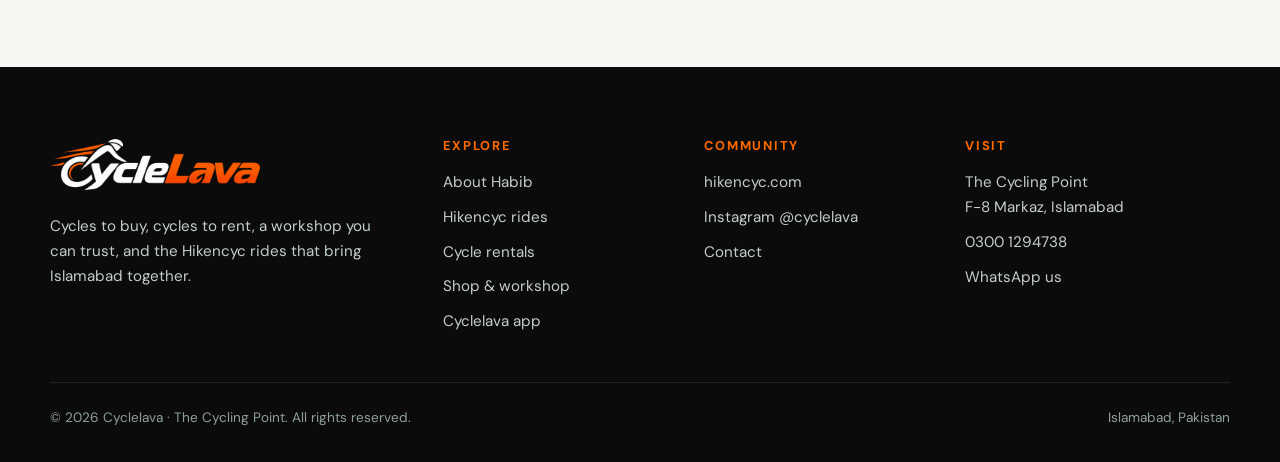
<file: contact/index.html>
<!DOCTYPE html>
<html lang="en">
<head>
  <!-- Google tag (gtag.js) -->
<script async src="https://www.googletagmanager.com/gtag/js?id=G-CWY3N822QC"></script>
<script>
  window.dataLayer = window.dataLayer || [];
  function gtag(){dataLayer.push(arguments);}
  gtag('js', new Date());

  gtag('config', 'G-CWY3N822QC');
</script>
<meta charset="UTF-8">
<meta name="viewport" content="width=device-width, initial-scale=1">
<title>Contact Cyclelava | The Cycling Point, F-8 Markaz Islamabad</title>
<meta name="description" content="Call or WhatsApp Cyclelava on 0300 1294738. Visit The Cycling Point in F-8 Markaz, Islamabad for cycles, rentals, repairs and Hikencyc rides.">
<link rel="canonical" href="https://cyclelava.com/contact/">
<meta name="robots" content="index, follow, max-image-preview:large">
<meta name="theme-color" content="#f6f2ea">
<meta name="author" content="Habib">
<meta name="geo.region" content="PK-IS"><meta name="geo.placename" content="Islamabad">
<meta property="og:site_name" content="Cyclelava">
<meta property="og:type" content="website">
<meta property="og:title" content="Contact Cyclelava | The Cycling Point, F-8 Markaz Islamabad">
<meta property="og:description" content="Call or WhatsApp Cyclelava on 0300 1294738. Visit The Cycling Point in F-8 Markaz, Islamabad for cycles, rentals, repairs and Hikencyc rides.">
<meta property="og:url" content="https://cyclelava.com/contact/">
<meta property="og:image" content="https://cyclelava.com/assets/images/og-logo.jpg">
<meta property="og:locale" content="en_PK">
<meta name="twitter:card" content="summary_large_image">
<meta name="twitter:title" content="Contact Cyclelava | The Cycling Point, F-8 Markaz Islamabad">
<meta name="twitter:description" content="Call or WhatsApp Cyclelava on 0300 1294738. Visit The Cycling Point in F-8 Markaz, Islamabad for cycles, rentals, repairs and Hikencyc rides.">
<meta name="twitter:image" content="https://cyclelava.com/assets/images/og-logo.jpg">
<link rel="icon" type="image/png" href="/assets/images/favicon.png">
<link rel="apple-touch-icon" href="/assets/images/apple-touch-icon.png">
<link rel="preconnect" href="https://fonts.googleapis.com"><link rel="preconnect" href="https://fonts.gstatic.com" crossorigin><link href="https://fonts.googleapis.com/css2?family=Bricolage+Grotesque:opsz,wght@12..96,500;12..96,700;12..96,800&family=DM+Sans:wght@400;500;600;700&display=swap" rel="stylesheet">
<link rel="stylesheet" href="/assets/css/style.css?v=4">
<script type="application/ld+json">{"@context": "https://schema.org", "@type": ["BikeStore", "LocalBusiness"], "@id": "https://cyclelava.com/#business", "name": "Cyclelava | The Cycling Point", "alternateName": ["Cyclelava", "The Cycling Point Islamabad"], "description": "Bicycle store in F-8 Markaz, Islamabad: new and pre-owned cycles, bicycle rentals, accessories, repairs and home of the Hikencyc cycling community.", "url": "https://cyclelava.com/", "image": "https://cyclelava.com/assets/images/habib.jpg", "logo": "https://cyclelava.com/assets/images/logo.webp", "telephone": "+923001294738", "sameAs": ["https://instagram.com/cyclelava", "https://hikencyc.com"], "priceRange": "$$", "hasMap": "https://www.google.com/maps/search/?api=1&query=The+Cycling+Point+F-8+Markaz+Islamabad", "address": {"@type": "PostalAddress", "streetAddress": "The Cycling Point, F-8 Markaz", "addressLocality": "Islamabad", "addressRegion": "Islamabad Capital Territory", "addressCountry": "PK"}, "founder": {"@id": "https://cyclelava.com/about/#habib"}, "areaServed": "Islamabad"}</script><script type="application/ld+json">{"@context": "https://schema.org", "@type": "BreadcrumbList", "itemListElement": [{"@type": "ListItem", "position": 1, "name": "Home", "item": "https://cyclelava.com/"}, {"@type": "ListItem", "position": 2, "name": "Contact", "item": "https://cyclelava.com/contact/"}]}</script>
</head>
<body>
<a class="skip" href="#main">Skip to content</a>
<header class="site-header"><div class="container nav">
<a class="logo" href="/" aria-label="CycleLava home"><img src="/assets/images/logo-speedmark-light.webp" width="576" height="140" alt="CycleLava"></a>
<nav aria-label="Main"><ul class="nav-links"><li><a href="/">Home</a></li><li><a href="/about/">About</a></li><li><a href="/events/">Rides</a></li><li><a href="/rentals/">Rentals</a></li><li><a href="/shop/">Shop</a></li><li><a href="/app/">App</a></li><li><a href="/contact/" aria-current="page">Contact</a></li><li class="menu-cta"><a class="btn btn-wa" href="https://wa.me/923001294738?text=Assalam-o-Alaikum%21%20I%20found%20you%20through%20the%20Cyclelava%20website." target="_blank" rel="noopener"><svg viewBox="0 0 24 24" fill="currentColor"><path d="M12.04 2c-5.46 0-9.91 4.45-9.91 9.91 0 1.75.46 3.45 1.32 4.95L2.05 22l5.25-1.38c1.45.79 3.08 1.21 4.74 1.21 5.46 0 9.91-4.45 9.91-9.91 0-2.65-1.03-5.14-2.9-7.01A9.816 9.816 0 0012.04 2m.01 1.67c2.2 0 4.26.86 5.82 2.42a8.225 8.225 0 012.41 5.83c0 4.54-3.7 8.24-8.24 8.24-1.48 0-2.93-.4-4.2-1.15l-.3-.18-3.12.82.83-3.04-.2-.31a8.196 8.196 0 01-1.26-4.38c0-4.54 3.7-8.24 8.24-8.24m4.52 11.64c-.25-.13-1.47-.72-1.7-.81-.23-.08-.39-.13-.56.13-.17.25-.64.81-.79.97-.14.17-.29.19-.54.06-.25-.13-1.06-.39-2.01-1.24-.74-.66-1.25-1.48-1.39-1.73-.14-.25-.01-.39.11-.51.11-.11.25-.29.37-.43.13-.15.17-.25.25-.42.08-.17.04-.31-.02-.44-.06-.13-.56-1.35-.77-1.85-.2-.49-.41-.42-.56-.43h-.48c-.17 0-.44.06-.67.31-.23.25-.88.86-.88 2.1 0 1.24.9 2.44 1.03 2.61.13.17 1.78 2.71 4.3 3.8 2.53 1.08 2.53.72 2.98.68.46-.05 1.47-.6 1.68-1.18.21-.58.21-1.08.15-1.18-.06-.1-.23-.17-.48-.29z"/></svg> Chat on WhatsApp</a><a class="btn btn-ghost" href="tel:+923001294738"><svg viewBox="0 0 24 24" fill="none" stroke="currentColor" stroke-width="1.8" stroke-linecap="round" stroke-linejoin="round"><path d="M5 4h4l2 5-2.5 1.5a11 11 0 005 5L15 13l5 2v4a2 2 0 01-2 2A16 16 0 013 6a2 2 0 012-2z"/></svg> Call 0300 1294738</a></li></ul></nav>
<a class="btn btn-wa btn-sm nav-cta" href="https://wa.me/923001294738?text=Assalam-o-Alaikum%21%20I%20found%20you%20through%20the%20Cyclelava%20website." target="_blank" rel="noopener"><svg viewBox="0 0 24 24" fill="currentColor"><path d="M12.04 2c-5.46 0-9.91 4.45-9.91 9.91 0 1.75.46 3.45 1.32 4.95L2.05 22l5.25-1.38c1.45.79 3.08 1.21 4.74 1.21 5.46 0 9.91-4.45 9.91-9.91 0-2.65-1.03-5.14-2.9-7.01A9.816 9.816 0 0012.04 2m.01 1.67c2.2 0 4.26.86 5.82 2.42a8.225 8.225 0 012.41 5.83c0 4.54-3.7 8.24-8.24 8.24-1.48 0-2.93-.4-4.2-1.15l-.3-.18-3.12.82.83-3.04-.2-.31a8.196 8.196 0 01-1.26-4.38c0-4.54 3.7-8.24 8.24-8.24m4.52 11.64c-.25-.13-1.47-.72-1.7-.81-.23-.08-.39-.13-.56.13-.17.25-.64.81-.79.97-.14.17-.29.19-.54.06-.25-.13-1.06-.39-2.01-1.24-.74-.66-1.25-1.48-1.39-1.73-.14-.25-.01-.39.11-.51.11-.11.25-.29.37-.43.13-.15.17-.25.25-.42.08-.17.04-.31-.02-.44-.06-.13-.56-1.35-.77-1.85-.2-.49-.41-.42-.56-.43h-.48c-.17 0-.44.06-.67.31-.23.25-.88.86-.88 2.1 0 1.24.9 2.44 1.03 2.61.13.17 1.78 2.71 4.3 3.8 2.53 1.08 2.53.72 2.98.68.46-.05 1.47-.6 1.68-1.18.21-.58.21-1.08.15-1.18-.06-.1-.23-.17-.48-.29z"/></svg> WhatsApp</a>
<button class="nav-toggle" aria-label="Menu" aria-expanded="false"><span></span></button>
</div></header>
<main id="main">

<section class="page-head"><div class="container">
<div class="crumbs"><a href="/">Home</a> / Contact</div>
<span class="eyebrow">Contact</span>
<h1>Let's talk cycling.</h1>
<p class="lead">Questions about cycles, rentals, repairs or rides? WhatsApp is the fastest way to reach us.</p>
</div></section>

<section class="section" style="padding-top:1rem"><div class="container split">
<div class="reveal">
<ul class="contact-list">
<li><span class="icon"><svg viewBox="0 0 24 24" fill="currentColor"><path d="M12.04 2c-5.46 0-9.91 4.45-9.91 9.91 0 1.75.46 3.45 1.32 4.95L2.05 22l5.25-1.38c1.45.79 3.08 1.21 4.74 1.21 5.46 0 9.91-4.45 9.91-9.91 0-2.65-1.03-5.14-2.9-7.01A9.816 9.816 0 0012.04 2m.01 1.67c2.2 0 4.26.86 5.82 2.42a8.225 8.225 0 012.41 5.83c0 4.54-3.7 8.24-8.24 8.24-1.48 0-2.93-.4-4.2-1.15l-.3-.18-3.12.82.83-3.04-.2-.31a8.196 8.196 0 01-1.26-4.38c0-4.54 3.7-8.24 8.24-8.24m4.52 11.64c-.25-.13-1.47-.72-1.7-.81-.23-.08-.39-.13-.56.13-.17.25-.64.81-.79.97-.14.17-.29.19-.54.06-.25-.13-1.06-.39-2.01-1.24-.74-.66-1.25-1.48-1.39-1.73-.14-.25-.01-.39.11-.51.11-.11.25-.29.37-.43.13-.15.17-.25.25-.42.08-.17.04-.31-.02-.44-.06-.13-.56-1.35-.77-1.85-.2-.49-.41-.42-.56-.43h-.48c-.17 0-.44.06-.67.31-.23.25-.88.86-.88 2.1 0 1.24.9 2.44 1.03 2.61.13.17 1.78 2.71 4.3 3.8 2.53 1.08 2.53.72 2.98.68.46-.05 1.47-.6 1.68-1.18.21-.58.21-1.08.15-1.18-.06-.1-.23-.17-.48-.29z"/></svg></span><div><small>WhatsApp (fastest)</small><a href="https://wa.me/923001294738" target="_blank" rel="noopener">+92 300 1294738</a></div></li>
<li><span class="icon"><svg viewBox="0 0 24 24" fill="none" stroke="currentColor" stroke-width="1.8" stroke-linecap="round" stroke-linejoin="round"><path d="M5 4h4l2 5-2.5 1.5a11 11 0 005 5L15 13l5 2v4a2 2 0 01-2 2A16 16 0 013 6a2 2 0 012-2z"/></svg></span><div><small>Call</small><a href="tel:+923001294738">0300 1294738</a></div></li>
<li><span class="icon"><svg viewBox="0 0 24 24" fill="none" stroke="currentColor" stroke-width="1.8" stroke-linecap="round" stroke-linejoin="round"><rect x="3" y="3" width="18" height="18" rx="5"/><circle cx="12" cy="12" r="4"/><circle cx="17.2" cy="6.8" r=".8" fill="currentColor"/></svg></span><div><small>Instagram</small><a href="https://instagram.com/cyclelava" target="_blank" rel="noopener">@cyclelava</a></div></li>
<li><span class="icon"><svg viewBox="0 0 24 24" fill="none" stroke="currentColor" stroke-width="1.8" stroke-linecap="round" stroke-linejoin="round"><rect x="3" y="5" width="18" height="14" rx="2"/><path d="M3 7l9 6 9-6"/></svg></span><div><small>Email (Hikencyc)</small><a href="mailto:info@hikencyc.com">info@hikencyc.com</a></div></li>
<li><span class="icon"><svg viewBox="0 0 24 24" fill="none" stroke="currentColor" stroke-width="1.8" stroke-linecap="round" stroke-linejoin="round"><path d="M12 21s7-6.2 7-11.5A7 7 0 005 9.5C5 14.800 12 21 12 21z"/><circle cx="12" cy="9.5" r="2.5"/></svg></span><div><small>Store</small>The Cycling Point, F-8 Markaz, Islamabad</div></li>
</ul>
</div>
<form class="form-card reveal" id="contact-form">
<div class="field"><label for="m-name">Your name</label><input id="m-name" name="name" required autocomplete="name"></div>
<div class="field"><label for="m-topic">Topic</label><select id="m-topic" name="topic"><option>Buy a cycle</option><option>Rent a cycle</option><option>Repair / service</option><option>Hikencyc rides</option><option>Cyclelava app</option><option>Something else</option></select></div>
<div class="field"><label for="m-msg">Message</label><textarea id="m-msg" name="message" rows="4" required></textarea></div>
<button class="btn btn-wa" type="submit" style="width:100%;justify-content:center"><svg viewBox="0 0 24 24" fill="currentColor"><path d="M12.04 2c-5.46 0-9.91 4.45-9.91 9.91 0 1.75.46 3.45 1.32 4.95L2.05 22l5.25-1.38c1.45.79 3.08 1.21 4.74 1.21 5.46 0 9.91-4.45 9.91-9.91 0-2.65-1.03-5.14-2.9-7.01A9.816 9.816 0 0012.04 2m.01 1.67c2.2 0 4.26.86 5.82 2.42a8.225 8.225 0 012.41 5.83c0 4.54-3.7 8.24-8.24 8.24-1.48 0-2.93-.4-4.2-1.15l-.3-.18-3.12.82.83-3.04-.2-.31a8.196 8.196 0 01-1.26-4.38c0-4.54 3.7-8.24 8.24-8.24m4.52 11.64c-.25-.13-1.47-.72-1.7-.81-.23-.08-.39-.13-.56.13-.17.25-.64.81-.79.97-.14.17-.29.19-.54.06-.25-.13-1.06-.39-2.01-1.24-.74-.66-1.25-1.48-1.39-1.73-.14-.25-.01-.39.11-.51.11-.11.25-.29.37-.43.13-.15.17-.25.25-.42.08-.17.04-.31-.02-.44-.06-.13-.56-1.35-.77-1.85-.2-.49-.41-.42-.56-.43h-.48c-.17 0-.44.06-.67.31-.23.25-.88.86-.88 2.1 0 1.24.9 2.44 1.03 2.61.13.17 1.78 2.71 4.3 3.8 2.53 1.08 2.53.72 2.98.68.46-.05 1.47-.6 1.68-1.18.21-.58.21-1.08.15-1.18-.06-.1-.23-.17-.48-.29z"/></svg> Send on WhatsApp</button>
</form>
</div></section>

<section class="section" style="padding-top:0"><div class="container reveal"><iframe class="map-frame" title="Map of The Cycling Point, F-8 Markaz Islamabad" loading="lazy" referrerpolicy="no-referrer-when-downgrade" src="https://www.google.com/maps?q=The+Cycling+Point+F-8+Markaz+Islamabad&output=embed"></iframe></div></section>

</main>
<footer class="site-footer"><div class="container">
<div class="footer-grid">
<div><a class="footer-logo" href="/" aria-label="CycleLava home"><img src="/assets/images/logo-speedmark-light.webp" width="576" height="140" loading="lazy" alt="CycleLava"></a>
<p style="margin-top:1rem;max-width:34ch">Cycles to buy, cycles to rent, a workshop you can trust, and the Hikencyc rides that bring Islamabad together.</p></div>
<div><h4>Explore</h4><ul><li><a href="/about/">About Habib</a></li><li><a href="/events/">Hikencyc rides</a></li><li><a href="/rentals/">Cycle rentals</a></li><li><a href="/shop/">Shop &amp; workshop</a></li><li><a href="/app/">Cyclelava app</a></li></ul></div>
<div><h4>Community</h4><ul><li><a href="https://hikencyc.com" target="_blank" rel="noopener">hikencyc.com</a></li><li><a href="https://instagram.com/cyclelava" target="_blank" rel="noopener">Instagram @cyclelava</a></li><li><a href="/contact/">Contact</a></li></ul></div>
<div><h4>Visit</h4><ul><li>The Cycling Point<br>F-8 Markaz, Islamabad</li><li><a href="tel:+923001294738">0300 1294738</a></li><li><a href="https://wa.me/923001294738" target="_blank" rel="noopener">WhatsApp us</a></li></ul></div>
</div>
<div class="footer-bar"><span>&copy; <span data-year>2026</span> Cyclelava &middot; The Cycling Point. All rights reserved.</span><span>Islamabad, Pakistan</span></div>
</div></footer>
<nav class="m-bar" aria-label="Quick actions"><a href="tel:+923001294738"><svg viewBox="0 0 24 24" fill="none" stroke="currentColor" stroke-width="1.8" stroke-linecap="round" stroke-linejoin="round"><path d="M5 4h4l2 5-2.5 1.5a11 11 0 005 5L15 13l5 2v4a2 2 0 01-2 2A16 16 0 013 6a2 2 0 012-2z"/></svg><span>Call</span></a><a class="m-wa" href="https://wa.me/923001294738?text=Assalam-o-Alaikum%21%20I%20am%20visiting%20the%20Cyclelava%20website." target="_blank" rel="noopener"><svg viewBox="0 0 24 24" fill="currentColor"><path d="M12.04 2c-5.46 0-9.91 4.45-9.91 9.91 0 1.75.46 3.45 1.32 4.95L2.05 22l5.25-1.38c1.45.79 3.08 1.21 4.74 1.21 5.46 0 9.91-4.45 9.91-9.91 0-2.65-1.03-5.14-2.9-7.01A9.816 9.816 0 0012.04 2m.01 1.67c2.2 0 4.26.86 5.82 2.42a8.225 8.225 0 012.41 5.83c0 4.54-3.7 8.24-8.24 8.24-1.48 0-2.93-.4-4.2-1.15l-.3-.18-3.12.82.83-3.04-.2-.31a8.196 8.196 0 01-1.26-4.38c0-4.54 3.7-8.24 8.24-8.24m4.52 11.64c-.25-.13-1.47-.72-1.7-.81-.23-.08-.39-.13-.56.13-.17.25-.64.81-.79.97-.14.17-.29.19-.54.06-.25-.13-1.06-.39-2.01-1.24-.74-.66-1.25-1.48-1.39-1.73-.14-.25-.01-.39.11-.51.11-.11.25-.29.37-.43.13-.15.17-.25.25-.42.08-.17.04-.31-.02-.44-.06-.13-.56-1.35-.77-1.85-.2-.49-.41-.42-.56-.43h-.48c-.17 0-.44.06-.67.31-.23.25-.88.86-.88 2.1 0 1.24.9 2.44 1.03 2.61.13.17 1.78 2.71 4.3 3.8 2.53 1.08 2.53.72 2.98.68.46-.05 1.47-.6 1.68-1.18.21-.58.21-1.08.15-1.18-.06-.1-.23-.17-.48-.29z"/></svg><span>WhatsApp</span></a><a href="https://www.google.com/maps/search/?api=1&query=The+Cycling+Point+F-8+Markaz+Islamabad" target="_blank" rel="noopener"><svg viewBox="0 0 24 24" fill="none" stroke="currentColor" stroke-width="1.8" stroke-linecap="round" stroke-linejoin="round"><path d="M12 21s7-6.2 7-11.5A7 7 0 005 9.5C5 14.800 12 21 12 21z"/><circle cx="12" cy="9.5" r="2.5"/></svg><span>Directions</span></a><a href="/events/"><svg viewBox="0 0 24 24" fill="none" stroke="currentColor" stroke-width="1.8" stroke-linecap="round" stroke-linejoin="round"><circle cx="5.5" cy="17" r="3.5"/><circle cx="18.5" cy="17" r="3.5"/><path d="M5.5 17l4-8h6l3 8M9.5 9L8 6H6m6.5 3L10 17m5.5-8l-1-3h2.5"/></svg><span>Rides</span></a></nav>
<a class="wa-float" href="https://wa.me/923001294738?text=Assalam-o-Alaikum%21%20I%20am%20visiting%20the%20Cyclelava%20website." target="_blank" rel="noopener" aria-label="Chat on WhatsApp"><svg viewBox="0 0 24 24" fill="currentColor"><path d="M12.04 2c-5.46 0-9.91 4.45-9.91 9.91 0 1.75.46 3.45 1.32 4.95L2.05 22l5.25-1.38c1.45.79 3.08 1.21 4.74 1.21 5.46 0 9.91-4.45 9.91-9.91 0-2.65-1.03-5.14-2.9-7.01A9.816 9.816 0 0012.04 2m.01 1.67c2.2 0 4.26.86 5.82 2.42a8.225 8.225 0 012.41 5.83c0 4.54-3.7 8.24-8.24 8.24-1.48 0-2.93-.4-4.2-1.15l-.3-.18-3.12.82.83-3.04-.2-.31a8.196 8.196 0 01-1.26-4.38c0-4.54 3.7-8.24 8.24-8.24m4.52 11.64c-.25-.13-1.47-.72-1.7-.81-.23-.08-.39-.13-.56.13-.17.25-.64.81-.79.97-.14.17-.29.19-.54.06-.25-.13-1.06-.39-2.01-1.24-.74-.66-1.25-1.48-1.39-1.73-.14-.25-.01-.39.11-.51.11-.11.25-.29.37-.43.13-.15.17-.25.25-.42.08-.17.04-.31-.02-.44-.06-.13-.56-1.35-.77-1.85-.2-.49-.41-.42-.56-.43h-.48c-.17 0-.44.06-.67.31-.23.25-.88.86-.88 2.1 0 1.24.9 2.44 1.03 2.61.13.17 1.78 2.71 4.3 3.8 2.53 1.08 2.53.72 2.98.68.46-.05 1.47-.6 1.68-1.18.21-.58.21-1.08.15-1.18-.06-.1-.23-.17-.48-.29z"/></svg></a>
<script src="/assets/js/main.js" defer></script>
</body>
</html>
</file>
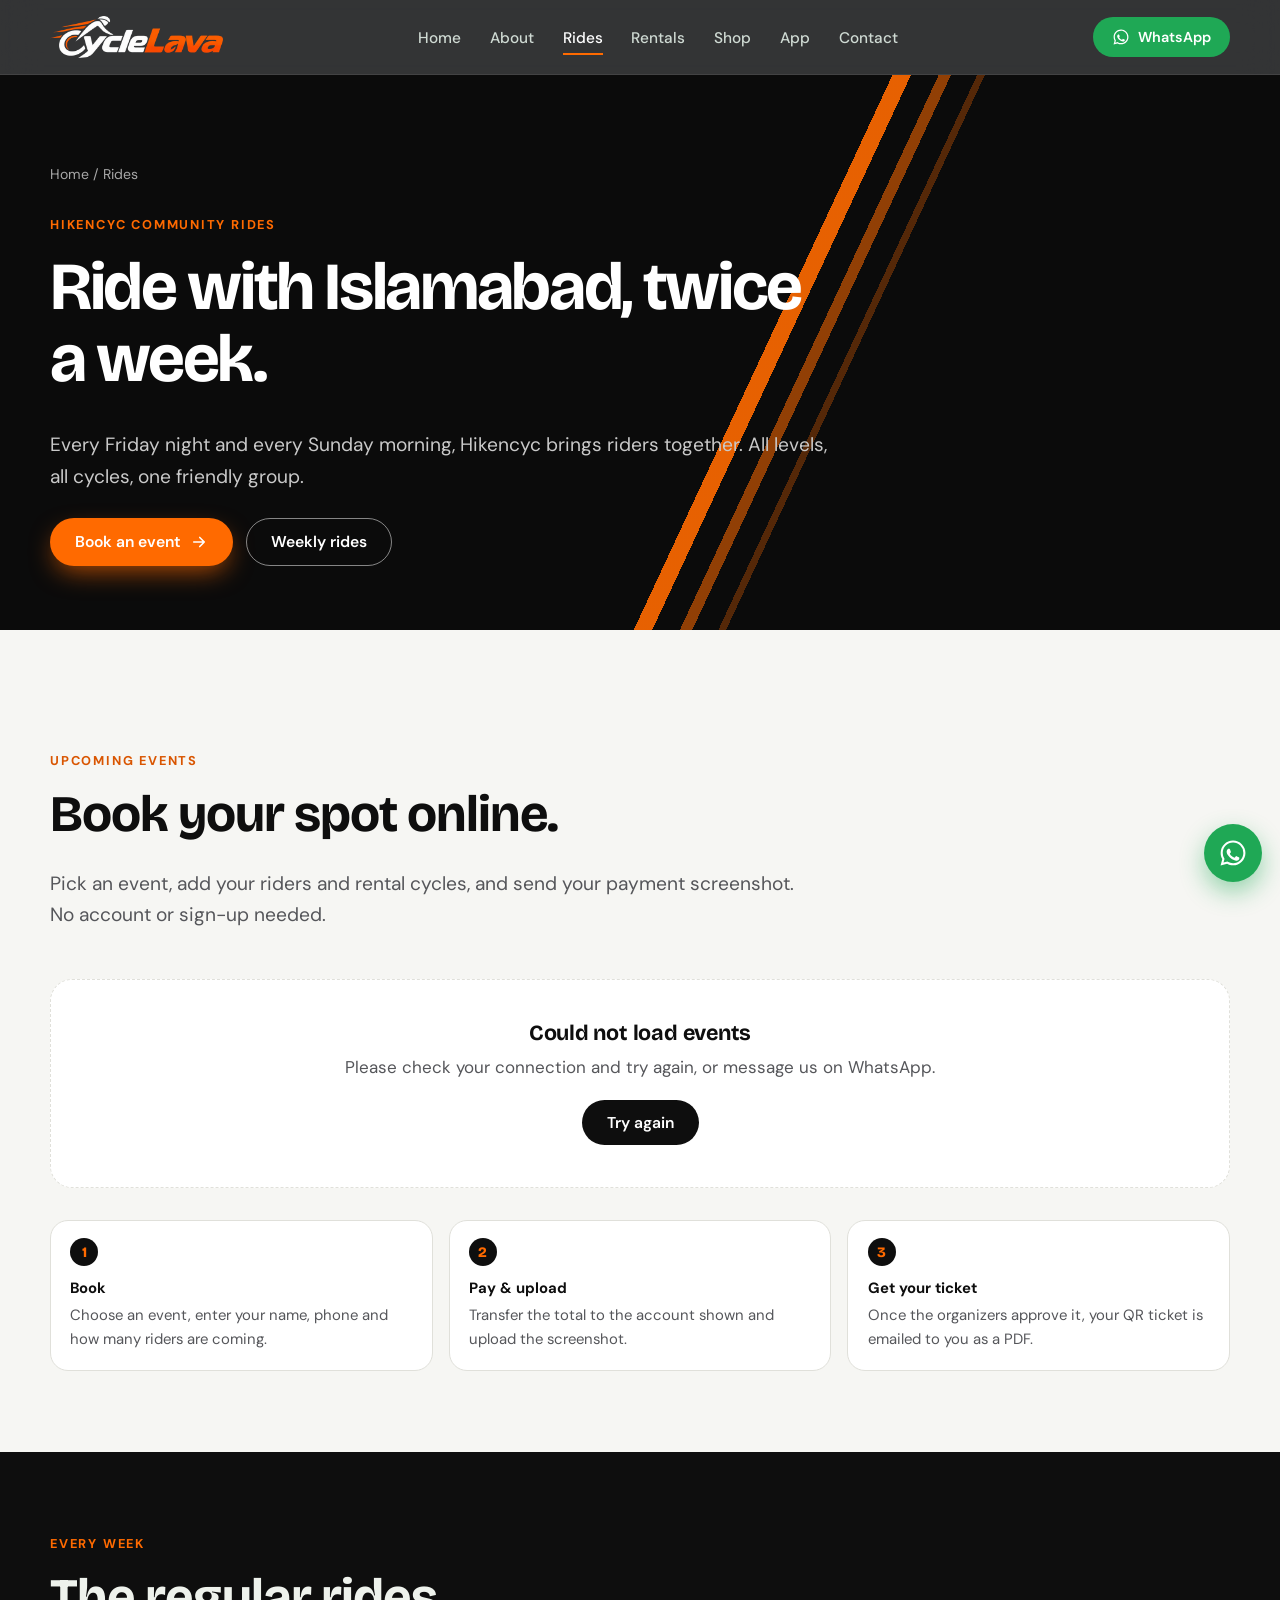
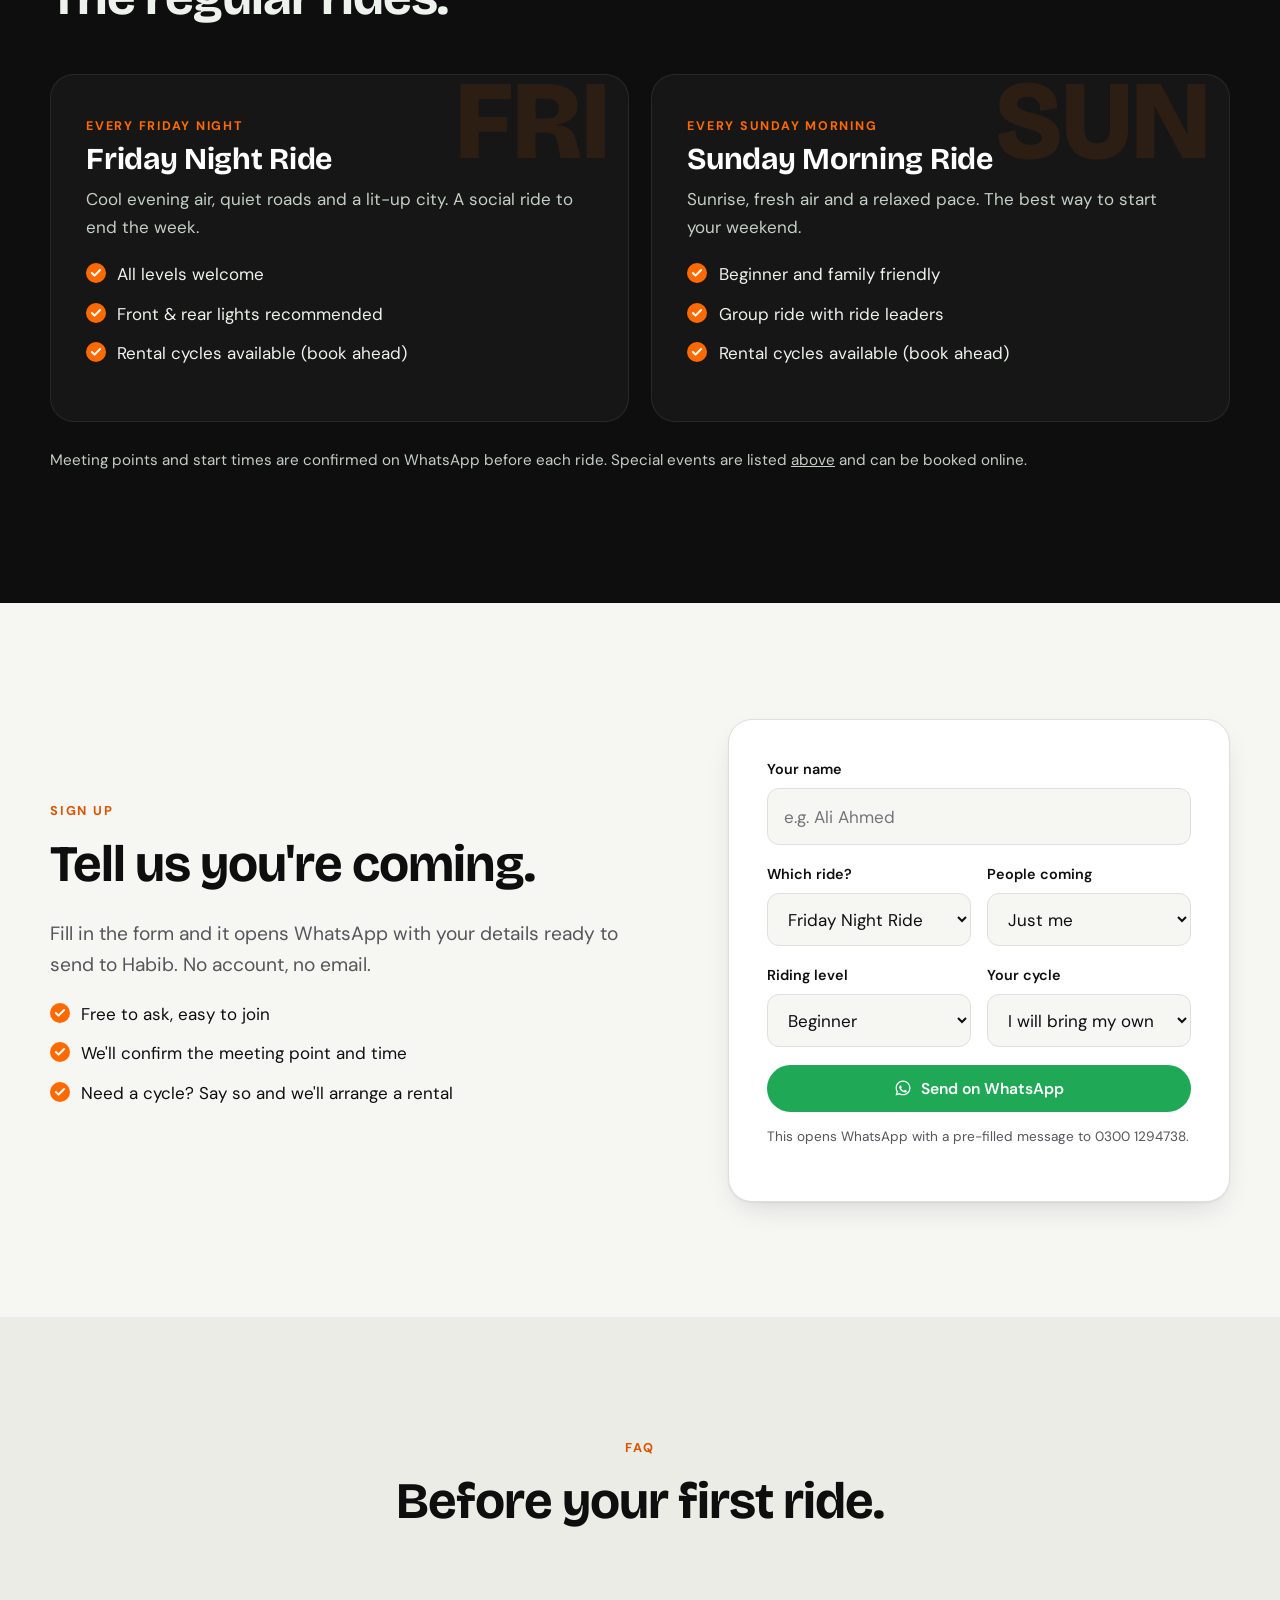
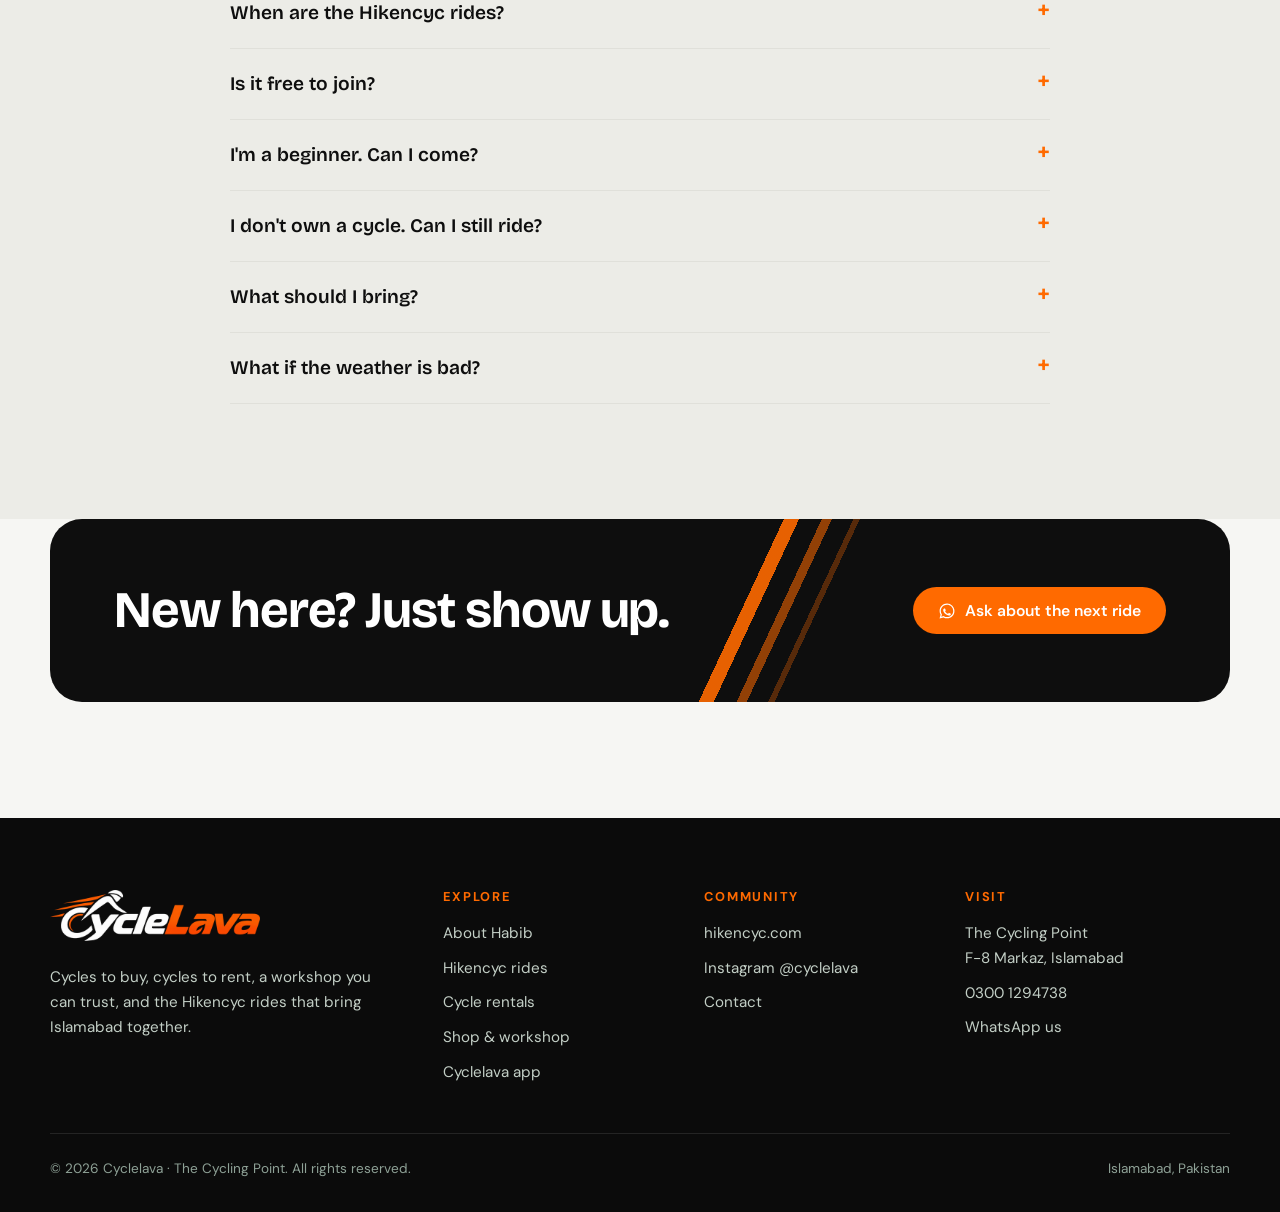
<file: events/index.html>
<!DOCTYPE html>
<html lang="en">
<head>
  <!-- Google tag (gtag.js) -->
<script async src="https://www.googletagmanager.com/gtag/js?id=G-CWY3N822QC"></script>
<script>
  window.dataLayer = window.dataLayer || [];
  function gtag(){dataLayer.push(arguments);}
  gtag('js', new Date());

  gtag('config', 'G-CWY3N822QC');
</script>
<meta charset="UTF-8">
<meta name="viewport" content="width=device-width, initial-scale=1">
<title>Hikencyc Cycling Rides Islamabad | Friday &amp; Sunday</title>
<meta name="description" content="Join Hikencyc group cycling rides in Islamabad every Friday night and Sunday morning. All levels welcome, rental cycles available. Sign up via WhatsApp.">
<link rel="canonical" href="https://cyclelava.com/events/">
<meta name="robots" content="index, follow, max-image-preview:large">

<meta name="theme-color" content="#f6f2ea">
<meta name="author" content="Habib">
<meta name="geo.region" content="PK-IS"><meta name="geo.placename" content="Islamabad">
<meta property="og:site_name" content="Cyclelava">
<meta property="og:type" content="website">
<meta property="og:title" content="Hikencyc Cycling Rides Islamabad | Friday &amp; Sunday">
<meta property="og:description" content="Join Hikencyc group cycling rides in Islamabad every Friday night and Sunday morning. All levels welcome, rental cycles available. Sign up via WhatsApp.">
<meta property="og:url" content="https://cyclelava.com/events/">
<meta property="og:image" content="https://cyclelava.com/assets/images/og-logo.jpg">
<meta property="og:locale" content="en_PK">
<meta name="twitter:card" content="summary_large_image">
<meta name="twitter:title" content="Hikencyc Cycling Rides Islamabad | Friday &amp; Sunday">
<meta name="twitter:description" content="Join Hikencyc group cycling rides in Islamabad every Friday night and Sunday morning. All levels welcome, rental cycles available. Sign up via WhatsApp.">
<meta name="twitter:image" content="https://cyclelava.com/assets/images/og-logo.jpg">
<link rel="icon" type="image/png" href="/assets/images/favicon.png">
<link rel="apple-touch-icon" href="/assets/images/apple-touch-icon.png">
<link rel="preconnect" href="https://fonts.googleapis.com"><link rel="preconnect" href="https://fonts.gstatic.com" crossorigin><link href="https://fonts.googleapis.com/css2?family=Bricolage+Grotesque:opsz,wght@12..96,500;12..96,700;12..96,800&family=DM+Sans:wght@400;500;600;700&display=swap" rel="stylesheet">
<link rel="stylesheet" href="/assets/css/style.css?v=4">
<link rel="stylesheet" href="/assets/css/events.css?v=3">
<script type="application/ld+json">{"@context": "https://schema.org", "@type": ["BikeStore", "LocalBusiness"], "@id": "https://cyclelava.com/#business", "name": "Cyclelava | The Cycling Point", "alternateName": ["Cyclelava", "The Cycling Point Islamabad"], "description": "Bicycle store in F-8 Markaz, Islamabad: new and pre-owned cycles, bicycle rentals, accessories, repairs and home of the Hikencyc cycling community.", "url": "https://cyclelava.com/", "image": "https://cyclelava.com/assets/images/habib.jpg", "logo": "https://cyclelava.com/assets/images/logo.webp", "telephone": "+923001294738", "sameAs": ["https://instagram.com/cyclelava", "https://hikencyc.com"], "priceRange": "$$", "hasMap": "https://www.google.com/maps/search/?api=1&query=The+Cycling+Point+F-8+Markaz+Islamabad", "address": {"@type": "PostalAddress", "streetAddress": "The Cycling Point, F-8 Markaz", "addressLocality": "Islamabad", "addressRegion": "Islamabad Capital Territory", "addressCountry": "PK"}, "founder": {"@id": "https://cyclelava.com/about/#habib"}, "areaServed": "Islamabad"}</script><script type="application/ld+json">{"@context": "https://schema.org", "@type": "FAQPage", "mainEntity": [{"@type": "Question", "name": "When are the Hikencyc rides?", "acceptedAnswer": {"@type": "Answer", "text": "Every Friday night and every Sunday morning. Exact meeting points and start times are shared on WhatsApp and on hikencyc.com, as they can change with the season and route."}}, {"@type": "Question", "name": "Is it free to join?", "acceptedAnswer": {"@type": "Answer", "text": "Joining the community is easy. Some special events carry a registration fee, which is listed with the event on hikencyc.com. Message us to confirm for the ride you want."}}, {"@type": "Question", "name": "I'm a beginner. Can I come?", "acceptedAnswer": {"@type": "Answer", "text": "Absolutely. Hikencyc rides welcome all levels, and the group keeps a friendly pace. Tell us your level when you sign up and we will guide you."}}, {"@type": "Question", "name": "I don't own a cycle. Can I still ride?", "acceptedAnswer": {"@type": "Answer", "text": "Yes. You can rent a cycle from The Cycling Point in F-8 Markaz. Rental cycles are limited, so please book before the ride."}}, {"@type": "Question", "name": "What should I bring?", "acceptedAnswer": {"@type": "Answer", "text": "A helmet, water, and a working cycle. For night rides, front and rear lights are strongly recommended. Wear comfortable clothes and shoes."}}, {"@type": "Question", "name": "What if the weather is bad?", "acceptedAnswer": {"@type": "Answer", "text": "If conditions are unsafe, the ride is rescheduled and we let riders know through WhatsApp and social media."}}]}</script><script type="application/ld+json">{"@context": "https://schema.org", "@type": "BreadcrumbList", "itemListElement": [{"@type": "ListItem", "position": 1, "name": "Home", "item": "https://cyclelava.com/"}, {"@type": "ListItem", "position": 2, "name": "Rides", "item": "https://cyclelava.com/events/"}]}</script>
</head>
<body>
<a class="skip" href="#main">Skip to content</a>
<header class="site-header"><div class="container nav">
<a class="logo" href="/" aria-label="CycleLava home"><img src="/assets/images/logo-speedmark-light.webp" width="576" height="140" alt="CycleLava"></a>
<nav aria-label="Main"><ul class="nav-links"><li><a href="/">Home</a></li><li><a href="/about/">About</a></li><li><a href="/events/" aria-current="page">Rides</a></li><li><a href="/rentals/">Rentals</a></li><li><a href="/shop/">Shop</a></li><li><a href="/app/">App</a></li><li><a href="/contact/">Contact</a></li><li class="menu-cta"><a class="btn btn-wa" href="https://wa.me/923001294738?text=Assalam-o-Alaikum%21%20I%20found%20you%20through%20the%20Cyclelava%20website." target="_blank" rel="noopener"><svg viewBox="0 0 24 24" fill="currentColor"><path d="M12.04 2c-5.46 0-9.91 4.45-9.91 9.91 0 1.75.46 3.45 1.32 4.95L2.05 22l5.25-1.38c1.45.79 3.08 1.21 4.74 1.21 5.46 0 9.91-4.45 9.91-9.91 0-2.65-1.03-5.14-2.9-7.01A9.816 9.816 0 0012.04 2m.01 1.67c2.2 0 4.26.86 5.82 2.42a8.225 8.225 0 012.41 5.83c0 4.54-3.7 8.24-8.24 8.24-1.48 0-2.93-.4-4.2-1.15l-.3-.18-3.12.82.83-3.04-.2-.31a8.196 8.196 0 01-1.26-4.38c0-4.54 3.7-8.24 8.24-8.24m4.52 11.64c-.25-.13-1.47-.72-1.7-.81-.23-.08-.39-.13-.56.13-.17.25-.64.81-.79.97-.14.17-.29.19-.54.06-.25-.13-1.06-.39-2.01-1.24-.74-.66-1.25-1.48-1.39-1.73-.14-.25-.01-.39.11-.51.11-.11.25-.29.37-.43.13-.15.17-.25.25-.42.08-.17.04-.31-.02-.44-.06-.13-.56-1.35-.77-1.85-.2-.49-.41-.42-.56-.43h-.48c-.17 0-.44.06-.67.31-.23.25-.88.86-.88 2.1 0 1.24.9 2.44 1.03 2.61.13.17 1.78 2.71 4.3 3.8 2.53 1.08 2.53.72 2.98.68.46-.05 1.47-.6 1.68-1.18.21-.58.21-1.08.15-1.18-.06-.1-.23-.17-.48-.29z"/></svg> Chat on WhatsApp</a><a class="btn btn-ghost" href="tel:+923001294738"><svg viewBox="0 0 24 24" fill="none" stroke="currentColor" stroke-width="1.8" stroke-linecap="round" stroke-linejoin="round"><path d="M5 4h4l2 5-2.5 1.5a11 11 0 005 5L15 13l5 2v4a2 2 0 01-2 2A16 16 0 013 6a2 2 0 012-2z"/></svg> Call 0300 1294738</a></li></ul></nav>
<a class="btn btn-wa btn-sm nav-cta" href="https://wa.me/923001294738?text=Assalam-o-Alaikum%21%20I%20found%20you%20through%20the%20Cyclelava%20website." target="_blank" rel="noopener"><svg viewBox="0 0 24 24" fill="currentColor"><path d="M12.04 2c-5.46 0-9.91 4.45-9.91 9.91 0 1.75.46 3.45 1.32 4.95L2.05 22l5.25-1.38c1.45.79 3.08 1.21 4.74 1.21 5.46 0 9.91-4.45 9.91-9.91 0-2.65-1.03-5.14-2.9-7.01A9.816 9.816 0 0012.04 2m.01 1.67c2.2 0 4.26.86 5.82 2.42a8.225 8.225 0 012.41 5.83c0 4.54-3.7 8.24-8.24 8.24-1.48 0-2.93-.4-4.2-1.15l-.3-.18-3.12.82.83-3.04-.2-.31a8.196 8.196 0 01-1.26-4.38c0-4.54 3.7-8.24 8.24-8.24m4.52 11.64c-.25-.13-1.47-.72-1.7-.81-.23-.08-.39-.13-.56.13-.17.25-.64.81-.79.97-.14.17-.29.19-.54.06-.25-.13-1.06-.39-2.01-1.24-.74-.66-1.25-1.48-1.39-1.73-.14-.25-.01-.39.11-.51.11-.11.25-.29.37-.43.13-.15.17-.25.25-.42.08-.17.04-.31-.02-.44-.06-.13-.56-1.35-.77-1.85-.2-.49-.41-.42-.56-.43h-.48c-.17 0-.44.06-.67.31-.23.25-.88.86-.88 2.1 0 1.24.9 2.44 1.03 2.61.13.17 1.78 2.71 4.3 3.8 2.53 1.08 2.53.72 2.98.68.46-.05 1.47-.6 1.68-1.18.21-.58.21-1.08.15-1.18-.06-.1-.23-.17-.48-.29z"/></svg> WhatsApp</a>
<button class="nav-toggle" aria-label="Menu" aria-expanded="false"><span></span></button>
</div></header>
<main id="main">

<section class="page-head"><div class="container">
<div class="crumbs"><a href="/">Home</a> / Rides</div>
<span class="eyebrow">Hikencyc community rides</span>
<h1>Ride with Islamabad, twice a week.</h1>
<p class="lead">Every Friday night and every Sunday morning, Hikencyc brings riders together. All levels, all cycles, one friendly group.</p>
<div class="btn-row" style="margin-top:1.6rem"><button class="btn btn-primary" type="button" data-book-event aria-haspopup="dialog">Book an event <svg viewBox="0 0 24 24" fill="none" stroke="currentColor" stroke-width="2.2" stroke-linecap="round" stroke-linejoin="round"><path d="M5 12h14M13 6l6 6-6 6"/></svg></button><a class="btn btn-ghost" href="#weekly">Weekly rides</a></div>
</div></section>

<section class="section" id="upcoming" style="padding-bottom:clamp(2.5rem,5vw,4rem)"><div class="container" data-events-wrap>

<div class="section-head reveal"><span class="eyebrow">Upcoming events</span><h2>Book your spot online.</h2><p class="lead">Pick an event, add your riders and rental cycles, and send your payment screenshot. No account or sign-up needed.</p></div>
<div class="ev-grid" data-events-grid aria-live="polite"></div>
<ol class="ev-how">
<li><strong>Book</strong>Choose an event, enter your name, phone and how many riders are coming.</li>
<li><strong>Pay &amp; upload</strong>Transfer the total to the account shown and upload the screenshot.</li>
<li><strong>Get your ticket</strong>Once the organizers approve it, your QR ticket is emailed to you as a PDF.</li>
</ol>
</div></section>

<section class="section section-dark on-dark" id="weekly" style="padding-top:clamp(3rem,6vw,5rem)"><div class="container">
<div class="section-head reveal"><span class="eyebrow">Every week</span><h2>The regular rides.</h2></div>
<div class="grid grid-2">
<article class="ride-card reveal"><span class="ghost-num">FRI</span><span class="day">Every Friday night</span><h3>Friday Night Ride</h3><p>Cool evening air, quiet roads and a lit-up city. A social ride to end the week.</p>
<ul class="checklist"><li>All levels welcome</li><li>Front &amp; rear lights recommended</li><li>Rental cycles available (book ahead)</li></ul>
</article>
<article class="ride-card reveal"><span class="ghost-num">SUN</span><span class="day">Every Sunday morning</span><h3>Sunday Morning Ride</h3><p>Sunrise, fresh air and a relaxed pace. The best way to start your weekend.</p>
<ul class="checklist"><li>Beginner and family friendly</li><li>Group ride with ride leaders</li><li>Rental cycles available (book ahead)</li></ul>
</article>
</div>
<p class="reveal" style="margin-top:1.6rem;font-size:.95rem">Meeting points and start times are confirmed on WhatsApp before each ride. Special events are listed <a href="#upcoming" style="text-decoration:underline">above</a> and can be booked online.</p>
</div></section>

<section class="section"><div class="container split flip">
<div class="reveal">
<span class="eyebrow">Sign up</span>
<h2>Tell us you're coming.</h2>
<p class="lead">Fill in the form and it opens WhatsApp with your details ready to send to Habib. No account, no email.</p>
<ul class="checklist"><li>Free to ask, easy to join</li><li>We'll confirm the meeting point and time</li><li>Need a cycle? Say so and we'll arrange a rental</li></ul>
</div>
<form class="form-card reveal" id="ride-form">
<div class="field"><label for="r-name">Your name</label><input id="r-name" name="name" required autocomplete="name" placeholder="e.g. Ali Ahmed"></div>
<div class="field-row">
<div class="field"><label for="r-ride">Which ride?</label><select id="r-ride" name="ride"><option>Friday Night Ride</option><option>Sunday Morning Ride</option><option>Both</option></select></div>
<div class="field"><label for="r-people">People coming</label><select id="r-people" name="people"><option>Just me</option><option>2</option><option>3-5</option><option>6 or more</option></select></div>
</div>
<div class="field-row">
<div class="field"><label for="r-level">Riding level</label><select id="r-level" name="level"><option>Beginner</option><option>Intermediate</option><option>Experienced</option></select></div>
<div class="field"><label for="r-cycle">Your cycle</label><select id="r-cycle" name="cycle"><option>I will bring my own</option><option>I need to rent one</option></select></div>
</div>
<button class="btn btn-wa" type="submit" style="width:100%;justify-content:center"><svg viewBox="0 0 24 24" fill="currentColor"><path d="M12.04 2c-5.46 0-9.91 4.45-9.91 9.91 0 1.75.46 3.45 1.32 4.95L2.05 22l5.25-1.38c1.45.79 3.08 1.21 4.74 1.21 5.46 0 9.91-4.45 9.91-9.91 0-2.65-1.03-5.14-2.9-7.01A9.816 9.816 0 0012.04 2m.01 1.67c2.2 0 4.26.86 5.82 2.42a8.225 8.225 0 012.41 5.83c0 4.54-3.7 8.24-8.24 8.24-1.48 0-2.93-.4-4.2-1.15l-.3-.18-3.12.82.83-3.04-.2-.31a8.196 8.196 0 01-1.26-4.38c0-4.54 3.7-8.24 8.24-8.24m4.52 11.64c-.25-.13-1.47-.72-1.7-.81-.23-.08-.39-.13-.56.13-.17.25-.64.81-.79.97-.14.17-.29.19-.54.06-.25-.13-1.06-.39-2.01-1.24-.74-.66-1.25-1.48-1.39-1.73-.14-.25-.01-.39.11-.51.11-.11.25-.29.37-.43.13-.15.17-.25.25-.42.08-.17.04-.31-.02-.44-.06-.13-.56-1.35-.77-1.85-.2-.49-.41-.42-.56-.43h-.48c-.17 0-.44.06-.67.31-.23.25-.88.86-.88 2.1 0 1.24.9 2.44 1.03 2.61.13.17 1.78 2.71 4.3 3.8 2.53 1.08 2.53.72 2.98.68.46-.05 1.47-.6 1.68-1.18.21-.58.21-1.08.15-1.18-.06-.1-.23-.17-.48-.29z"/></svg> Send on WhatsApp</button>
<p class="form-note">This opens WhatsApp with a pre-filled message to 0300 1294738.</p>
</form>
</div></section>

<section class="section section-soft"><div class="container">
<div class="section-head center reveal"><span class="eyebrow">FAQ</span><h2>Before your first ride.</h2></div>
<div class="faq"><details><summary>When are the Hikencyc rides?</summary><p>Every Friday night and every Sunday morning. Exact meeting points and start times are shared on WhatsApp and on hikencyc.com, as they can change with the season and route.</p></details><details><summary>Is it free to join?</summary><p>Joining the community is easy. Some special events carry a registration fee, which is listed with the event on hikencyc.com. Message us to confirm for the ride you want.</p></details><details><summary>I&#x27;m a beginner. Can I come?</summary><p>Absolutely. Hikencyc rides welcome all levels, and the group keeps a friendly pace. Tell us your level when you sign up and we will guide you.</p></details><details><summary>I don&#x27;t own a cycle. Can I still ride?</summary><p>Yes. You can rent a cycle from The Cycling Point in F-8 Markaz. Rental cycles are limited, so please book before the ride.</p></details><details><summary>What should I bring?</summary><p>A helmet, water, and a working cycle. For night rides, front and rear lights are strongly recommended. Wear comfortable clothes and shoes.</p></details><details><summary>What if the weather is bad?</summary><p>If conditions are unsafe, the ride is rescheduled and we let riders know through WhatsApp and social media.</p></details></div>
</div></section>
<section class="section" style="padding-top:0"><div class="container"><div class="cta-band reveal"><h2>New here? Just show up.</h2><div class="btn-row"><a class="btn btn-dark" href="https://wa.me/923001294738?text=Assalam-o-Alaikum%21%20Where%20is%20the%20next%20Hikencyc%20ride%20starting%3F" target="_blank" rel="noopener"><svg viewBox="0 0 24 24" fill="currentColor"><path d="M12.04 2c-5.46 0-9.91 4.45-9.91 9.91 0 1.75.46 3.45 1.32 4.95L2.05 22l5.25-1.38c1.45.79 3.08 1.21 4.74 1.21 5.46 0 9.91-4.45 9.91-9.91 0-2.65-1.03-5.14-2.9-7.01A9.816 9.816 0 0012.04 2m.01 1.67c2.2 0 4.26.86 5.82 2.42a8.225 8.225 0 012.41 5.83c0 4.54-3.7 8.24-8.24 8.24-1.48 0-2.93-.4-4.2-1.15l-.3-.18-3.12.82.83-3.04-.2-.31a8.196 8.196 0 01-1.26-4.38c0-4.54 3.7-8.24 8.24-8.24m4.52 11.64c-.25-.13-1.47-.72-1.7-.81-.23-.08-.39-.13-.56.13-.17.25-.64.81-.79.97-.14.17-.29.19-.54.06-.25-.13-1.06-.39-2.01-1.24-.74-.66-1.25-1.48-1.39-1.73-.14-.25-.01-.39.11-.51.11-.11.25-.29.37-.43.13-.15.17-.25.25-.42.08-.17.04-.31-.02-.44-.06-.13-.56-1.35-.77-1.85-.2-.49-.41-.42-.56-.43h-.48c-.17 0-.44.06-.67.31-.23.25-.88.86-.88 2.1 0 1.24.9 2.44 1.03 2.61.13.17 1.78 2.71 4.3 3.8 2.53 1.08 2.53.72 2.98.68.46-.05 1.47-.6 1.68-1.18.21-.58.21-1.08.15-1.18-.06-.1-.23-.17-.48-.29z"/></svg> Ask about the next ride</a></div></div></div></section>

</main>
<footer class="site-footer"><div class="container">
<div class="footer-grid">
<div><a class="footer-logo" href="/" aria-label="CycleLava home"><img src="/assets/images/logo-speedmark-light.webp" width="576" height="140" loading="lazy" alt="CycleLava"></a>
<p style="margin-top:1rem;max-width:34ch">Cycles to buy, cycles to rent, a workshop you can trust, and the Hikencyc rides that bring Islamabad together.</p></div>
<div><h4>Explore</h4><ul><li><a href="/about/">About Habib</a></li><li><a href="/events/">Hikencyc rides</a></li><li><a href="/rentals/">Cycle rentals</a></li><li><a href="/shop/">Shop &amp; workshop</a></li><li><a href="/app/">Cyclelava app</a></li></ul></div>
<div><h4>Community</h4><ul><li><a href="https://hikencyc.com" target="_blank" rel="noopener">hikencyc.com</a></li><li><a href="https://instagram.com/cyclelava" target="_blank" rel="noopener">Instagram @cyclelava</a></li><li><a href="/contact/">Contact</a></li></ul></div>
<div><h4>Visit</h4><ul><li>The Cycling Point<br>F-8 Markaz, Islamabad</li><li><a href="tel:+923001294738">0300 1294738</a></li><li><a href="https://wa.me/923001294738" target="_blank" rel="noopener">WhatsApp us</a></li></ul></div>
</div>
<div class="footer-bar"><span>&copy; <span data-year>2026</span> Cyclelava &middot; The Cycling Point. All rights reserved.</span><span>Islamabad, Pakistan</span></div>
</div></footer>
<nav class="m-bar" aria-label="Quick actions"><a href="tel:+923001294738"><svg viewBox="0 0 24 24" fill="none" stroke="currentColor" stroke-width="1.8" stroke-linecap="round" stroke-linejoin="round"><path d="M5 4h4l2 5-2.5 1.5a11 11 0 005 5L15 13l5 2v4a2 2 0 01-2 2A16 16 0 013 6a2 2 0 012-2z"/></svg><span>Call</span></a><a class="m-wa" href="https://wa.me/923001294738?text=Assalam-o-Alaikum%21%20I%20am%20visiting%20the%20Cyclelava%20website." target="_blank" rel="noopener"><svg viewBox="0 0 24 24" fill="currentColor"><path d="M12.04 2c-5.46 0-9.91 4.45-9.91 9.91 0 1.75.46 3.45 1.32 4.95L2.05 22l5.25-1.38c1.45.79 3.08 1.21 4.74 1.21 5.46 0 9.91-4.45 9.91-9.91 0-2.65-1.03-5.14-2.9-7.01A9.816 9.816 0 0012.04 2m.01 1.67c2.2 0 4.26.86 5.82 2.42a8.225 8.225 0 012.41 5.83c0 4.54-3.7 8.24-8.24 8.24-1.48 0-2.93-.4-4.2-1.15l-.3-.18-3.12.82.83-3.04-.2-.31a8.196 8.196 0 01-1.26-4.38c0-4.54 3.7-8.24 8.24-8.24m4.52 11.64c-.25-.13-1.47-.72-1.7-.81-.23-.08-.39-.13-.56.13-.17.25-.64.81-.79.97-.14.17-.29.19-.54.06-.25-.13-1.06-.39-2.01-1.24-.74-.66-1.25-1.48-1.39-1.73-.14-.25-.01-.39.11-.51.11-.11.25-.29.37-.43.13-.15.17-.25.25-.42.08-.17.04-.31-.02-.44-.06-.13-.56-1.35-.77-1.85-.2-.49-.41-.42-.56-.43h-.48c-.17 0-.44.06-.67.31-.23.25-.88.86-.88 2.1 0 1.24.9 2.44 1.03 2.61.13.17 1.78 2.71 4.3 3.8 2.53 1.08 2.53.72 2.98.68.46-.05 1.47-.6 1.68-1.18.21-.58.21-1.08.15-1.18-.06-.1-.23-.17-.48-.29z"/></svg><span>WhatsApp</span></a><a href="https://www.google.com/maps/search/?api=1&query=The+Cycling+Point+F-8+Markaz+Islamabad" target="_blank" rel="noopener"><svg viewBox="0 0 24 24" fill="none" stroke="currentColor" stroke-width="1.8" stroke-linecap="round" stroke-linejoin="round"><path d="M12 21s7-6.2 7-11.5A7 7 0 005 9.5C5 14.800 12 21 12 21z"/><circle cx="12" cy="9.5" r="2.5"/></svg><span>Directions</span></a><a href="/events/"><svg viewBox="0 0 24 24" fill="none" stroke="currentColor" stroke-width="1.8" stroke-linecap="round" stroke-linejoin="round"><circle cx="5.5" cy="17" r="3.5"/><circle cx="18.5" cy="17" r="3.5"/><path d="M5.5 17l4-8h6l3 8M9.5 9L8 6H6m6.5 3L10 17m5.5-8l-1-3h2.5"/></svg><span>Rides</span></a></nav>
<a class="wa-float" href="https://wa.me/923001294738?text=Assalam-o-Alaikum%21%20I%20am%20visiting%20the%20Cyclelava%20website." target="_blank" rel="noopener" aria-label="Chat on WhatsApp"><svg viewBox="0 0 24 24" fill="currentColor"><path d="M12.04 2c-5.46 0-9.91 4.45-9.91 9.91 0 1.75.46 3.45 1.32 4.95L2.05 22l5.25-1.38c1.45.79 3.08 1.21 4.74 1.21 5.46 0 9.91-4.45 9.91-9.91 0-2.65-1.03-5.14-2.9-7.01A9.816 9.816 0 0012.04 2m.01 1.67c2.2 0 4.26.86 5.82 2.42a8.225 8.225 0 012.41 5.83c0 4.54-3.7 8.24-8.24 8.24-1.48 0-2.93-.4-4.2-1.15l-.3-.18-3.12.82.83-3.04-.2-.31a8.196 8.196 0 01-1.26-4.38c0-4.54 3.7-8.24 8.24-8.24m4.52 11.64c-.25-.13-1.47-.72-1.7-.81-.23-.08-.39-.13-.56.13-.17.25-.64.81-.79.97-.14.17-.29.19-.54.06-.25-.13-1.06-.39-2.01-1.24-.74-.66-1.25-1.48-1.39-1.73-.14-.25-.01-.39.11-.51.11-.11.25-.29.37-.43.13-.15.17-.25.25-.42.08-.17.04-.31-.02-.44-.06-.13-.56-1.35-.77-1.85-.2-.49-.41-.42-.56-.43h-.48c-.17 0-.44.06-.67.31-.23.25-.88.86-.88 2.1 0 1.24.9 2.44 1.03 2.61.13.17 1.78 2.71 4.3 3.8 2.53 1.08 2.53.72 2.98.68.46-.05 1.47-.6 1.68-1.18.21-.58.21-1.08.15-1.18-.06-.1-.23-.17-.48-.29z"/></svg></a>
<script src="/assets/js/main.js" defer></script>
<script src="/assets/js/events.js?v=4" defer></script>
</body>
</html>
</file>
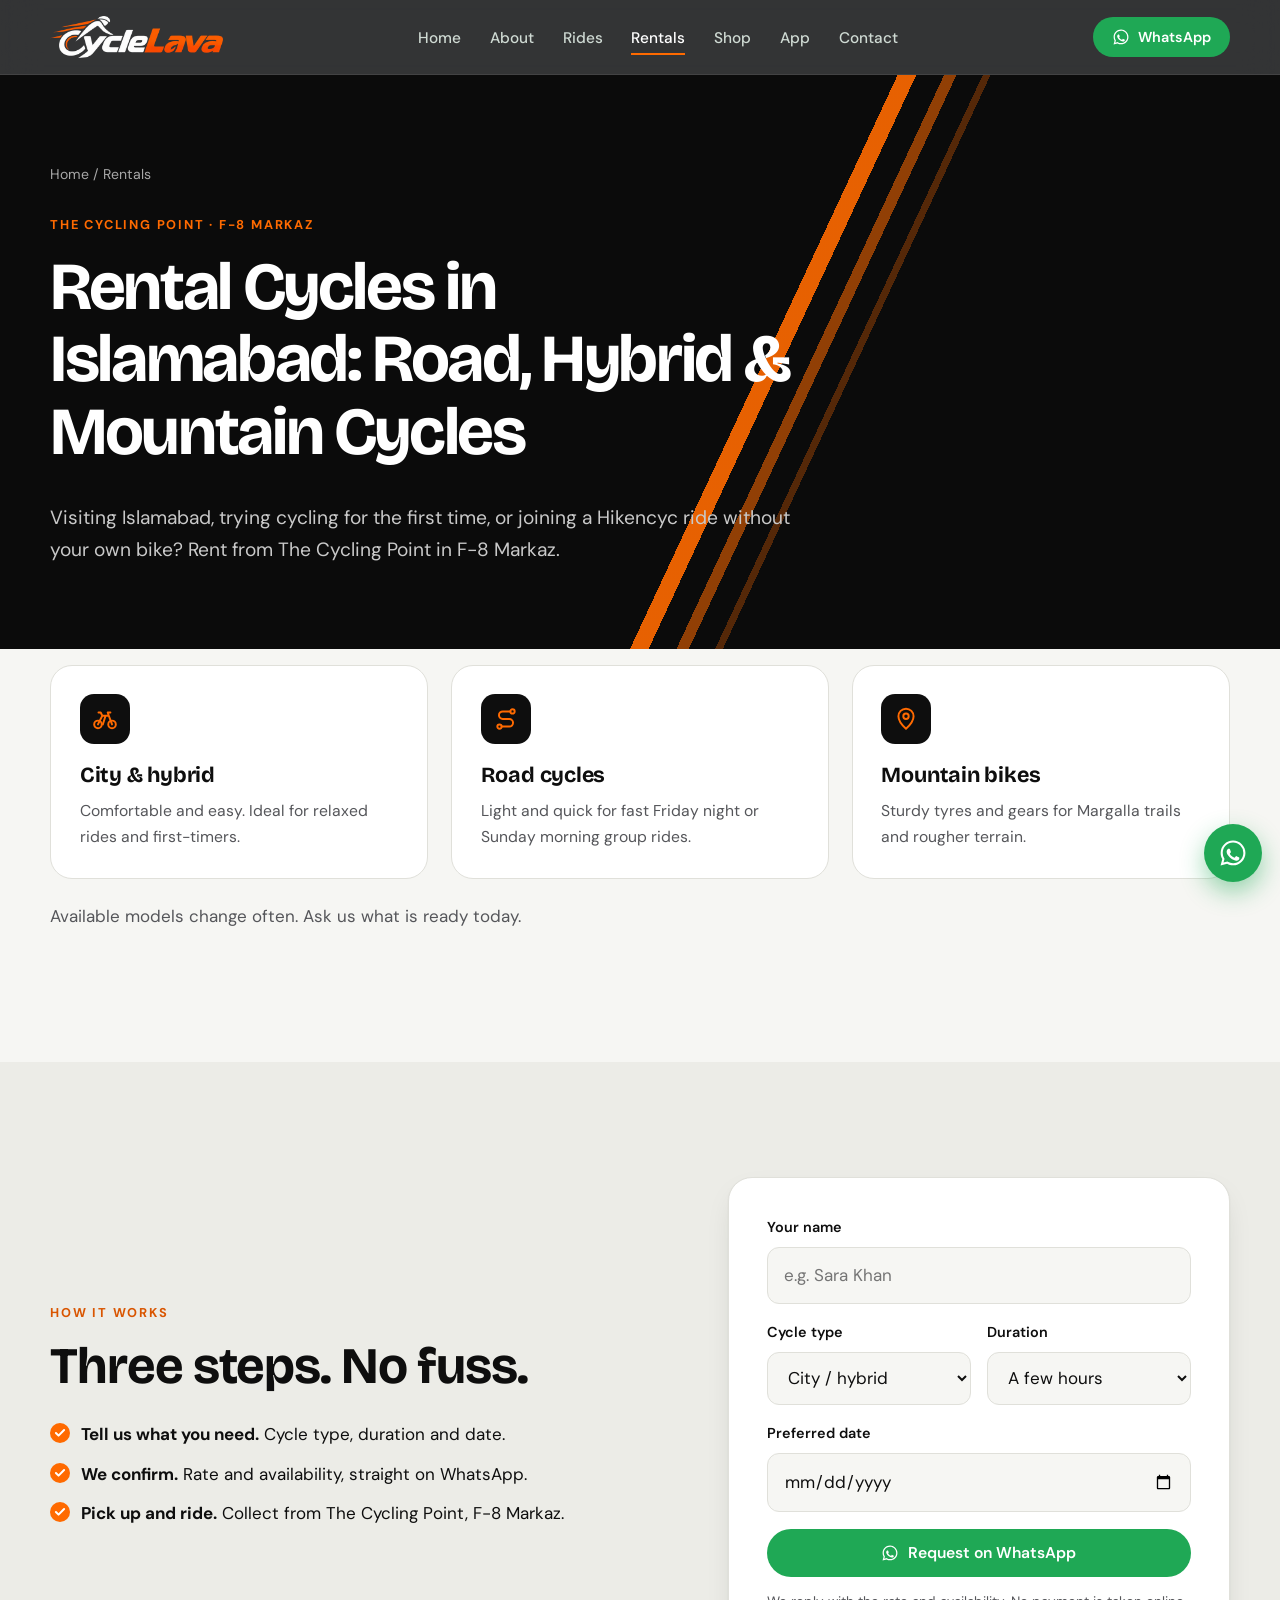
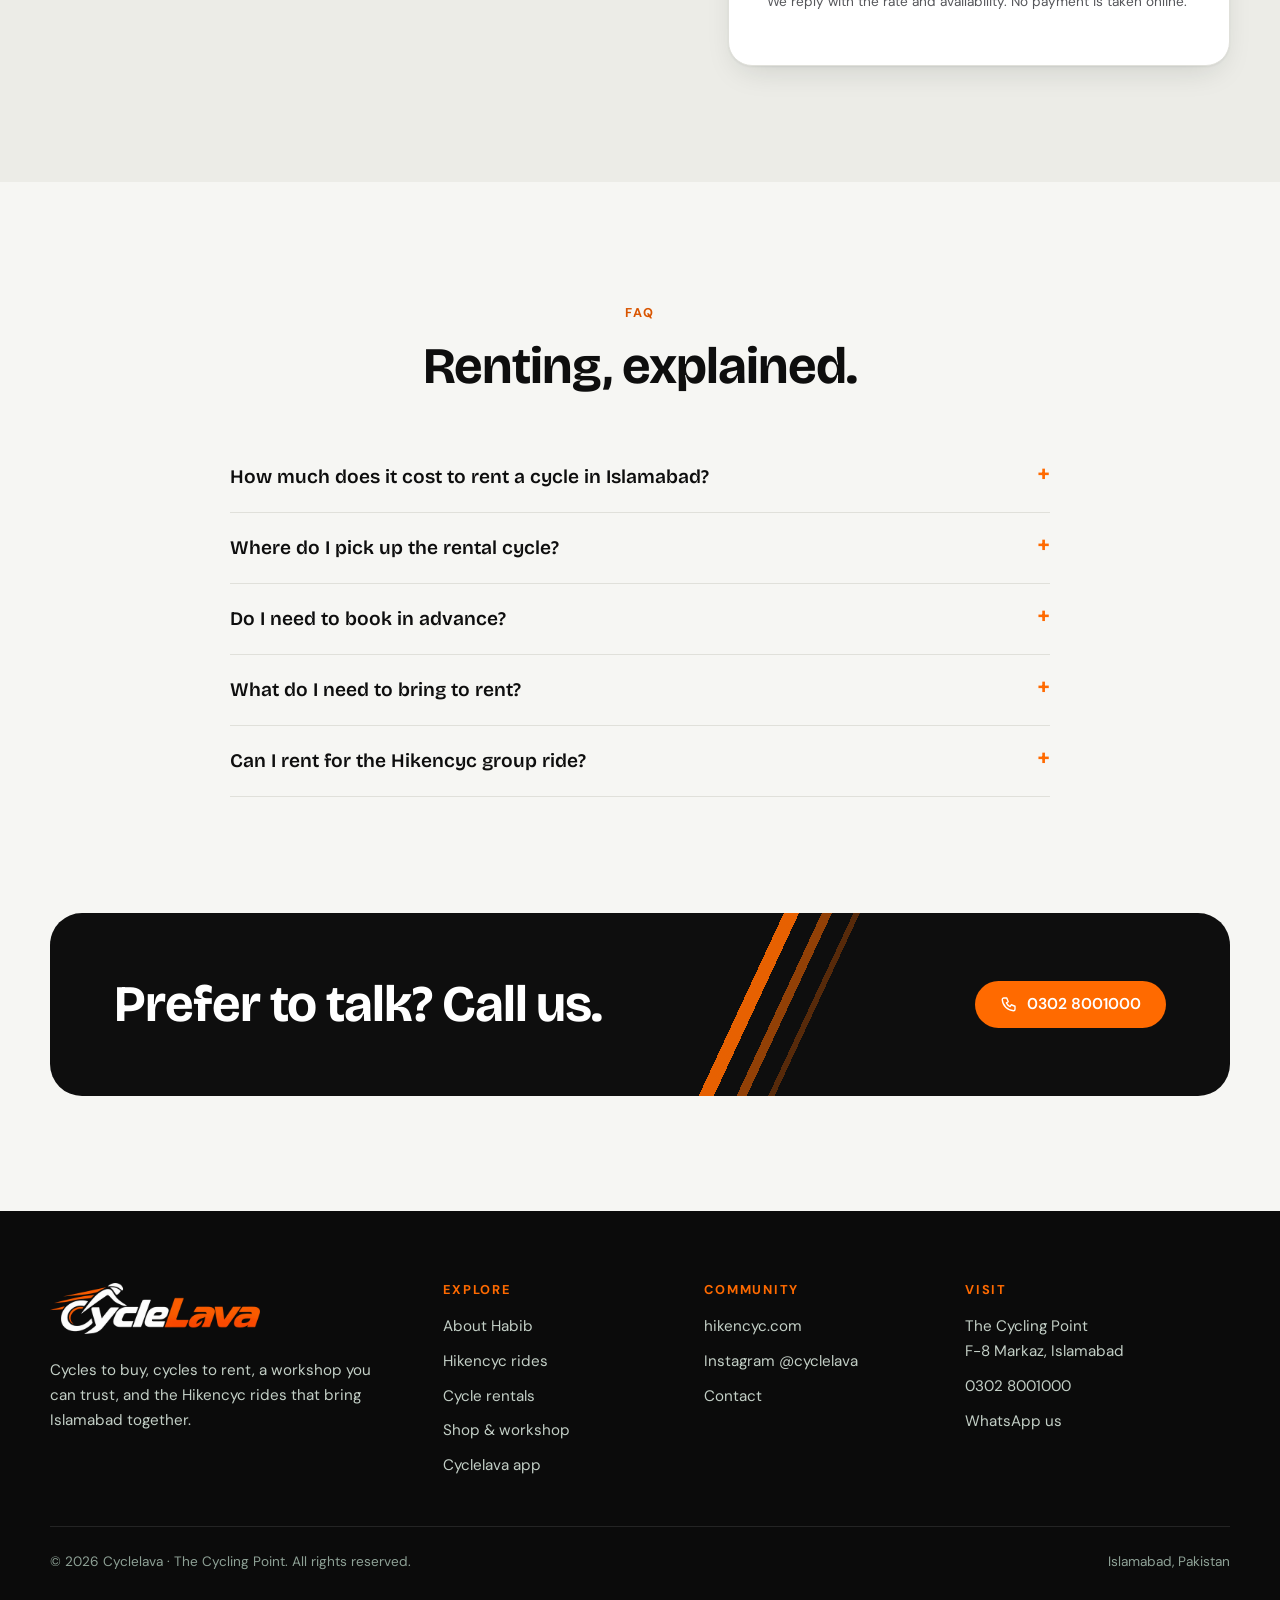
<file: rentals/index.html>
<!DOCTYPE html>
<html lang="en">
<head>
  <!-- Google tag (gtag.js) -->
<script async src="https://www.googletagmanager.com/gtag/js?id=G-CWY3N822QC"></script>
<script>
  window.dataLayer = window.dataLayer || [];
  function gtag(){dataLayer.push(arguments);}
  gtag('js', new Date());

  gtag('config', 'G-CWY3N822QC');
</script>
<meta charset="UTF-8">
<meta name="viewport" content="width=device-width, initial-scale=1">
<title>Bicycle on Rent in Islamabad | Road, MTB &amp City Cycles | Cyclelava</title>
<meta name="description" content="Rent a road, mountain or city bicycle in Islamabad from The Cycling Point, F-8 Markaz. Hourly, daily and weekend rates. WhatsApp to book.">
<link rel="canonical" href="https://cyclelava.com/rentals/">
<meta name="robots" content="index, follow, max-image-preview:large">
<meta name="theme-color" content="#f6f2ea">
<meta name="author" content="Habib">
<meta name="geo.region" content="PK-IS"><meta name="geo.placename" content="Islamabad">
<meta property="og:site_name" content="Cyclelava">
<meta property="og:type" content="website">
<meta property="og:title" content="Bicycle on Rent in Islamabad | Road, MTB &amp City Cycles | Cyclelava">
<meta property="og:description" content="Rent a road, mountain or city bicycle in Islamabad from The Cycling Point, F-8 Markaz. Hourly, daily and weekend rates. WhatsApp to book.">
<meta property="og:url" content="https://cyclelava.com/rentals/">
<meta property="og:image" content="https://cyclelava.com/assets/images/og-logo.jpg">
<meta property="og:locale" content="en_PK">
<meta name="twitter:card" content="summary_large_image">
<meta name="twitter:title" content="Bicycle on Rent in Islamabad | Road, MTB &amp City Cycles | Cyclelava">
<meta name="twitter:description" content="Rent a road, mountain or city bicycle in Islamabad from The Cycling Point, F-8 Markaz. Hourly, daily and weekend rates. WhatsApp to book.">
<meta name="twitter:image" content="https://cyclelava.com/assets/images/og-logo.jpg">
<link rel="icon" type="image/png" href="/assets/images/favicon.png">
<link rel="apple-touch-icon" href="/assets/images/apple-touch-icon.png">
<link rel="preconnect" href="https://fonts.googleapis.com"><link rel="preconnect" href="https://fonts.gstatic.com" crossorigin><link href="https://fonts.googleapis.com/css2?family=Bricolage+Grotesque:opsz,wght@12..96,500;12..96,700;12..96,800&family=DM+Sans:wght@400;500;600;700&display=swap" rel="stylesheet">
<link rel="stylesheet" href="/assets/css/style.css?v=4">
<script type="application/ld+json">{"@context": "https://schema.org", "@type": ["BikeStore", "LocalBusiness"], "@id": "https://cyclelava.com/#business", "name": "Cyclelava | The Cycling Point", "alternateName": ["Cyclelava", "The Cycling Point Islamabad"], "description": "Bicycle store in F-8 Markaz, Islamabad: new and pre-owned cycles, bicycle rentals, accessories, repairs and home of the Hikencyc cycling community.", "url": "https://cyclelava.com/", "image": "https://cyclelava.com/assets/images/habib.jpg", "logo": "https://cyclelava.com/assets/images/logo.webp", "telephone": "+923028001000", "sameAs": ["https://instagram.com/cyclelava", "https://hikencyc.com"], "priceRange": "$$", "hasMap": "https://www.google.com/maps/search/?api=1&query=The+Cycling+Point+F-8+Markaz+Islamabad", "address": {"@type": "PostalAddress", "streetAddress": "The Cycling Point, F-8 Markaz", "addressLocality": "Islamabad", "addressRegion": "Islamabad Capital Territory", "addressCountry": "PK"}, "founder": {"@id": "https://cyclelava.com/about/#habib"}, "areaServed": "Islamabad"}</script><script type="application/ld+json">{"@context": "https://schema.org", "@type": "FAQPage", "mainEntity": [{"@type": "Question", "name": "How much does it cost to rent a cycle in Islamabad?", "acceptedAnswer": {"@type": "Answer", "text": "Rates depend on the cycle type and how long you need it. Send us your cycle type and duration through the form and we will reply on WhatsApp with the price and availability."}}, {"@type": "Question", "name": "Where do I pick up the rental cycle?", "acceptedAnswer": {"@type": "Answer", "text": "From The Cycling Point in F-8 Markaz, Islamabad."}}, {"@type": "Question", "name": "Do I need to book in advance?", "acceptedAnswer": {"@type": "Answer", "text": "We recommend it, especially before Friday night and Sunday morning Hikencyc rides, because rental cycles are limited."}}, {"@type": "Question", "name": "What do I need to bring to rent?", "acceptedAnswer": {"@type": "Answer", "text": "A valid ID and a refundable deposit may be required. Confirm the details with us when you book."}}, {"@type": "Question", "name": "Can I rent for the Hikencyc group ride?", "acceptedAnswer": {"@type": "Answer", "text": "Yes. Rental cycles are a great way to try a Hikencyc ride. Tell us which ride you are joining when you book."}}]}</script><script type="application/ld+json">{"@context": "https://schema.org", "@type": "BreadcrumbList", "itemListElement": [{"@type": "ListItem", "position": 1, "name": "Home", "item": "https://cyclelava.com/"}, {"@type": "ListItem", "position": 2, "name": "Rentals", "item": "https://cyclelava.com/rentals/"}]}</script>
</head>
<body>
<a class="skip" href="#main">Skip to content</a>
<header class="site-header"><div class="container nav">
<a class="logo" href="/" aria-label="CycleLava home"><img src="/assets/images/logo-speedmark-light.webp" width="576" height="140" alt="CycleLava"></a>
<nav aria-label="Main"><ul class="nav-links"><li><a href="/">Home</a></li><li><a href="/about/">About</a></li><li><a href="/events/">Rides</a></li><li><a href="/rentals/" aria-current="page">Rentals</a></li><li><a href="/shop/">Shop</a></li><li><a href="/app/">App</a></li><li><a href="/contact/">Contact</a></li><li class="menu-cta"><a class="btn btn-wa" href="https://wa.me/923028001000?text=Assalam-o-Alaikum%21%20I%20found%20you%20through%20the%20Cyclelava%20website." target="_blank" rel="noopener"><svg viewBox="0 0 24 24" fill="currentColor"><path d="M12.04 2c-5.46 0-9.91 4.45-9.91 9.91 0 1.75.46 3.45 1.32 4.95L2.05 22l5.25-1.38c1.45.79 3.08 1.21 4.74 1.21 5.46 0 9.91-4.45 9.91-9.91 0-2.65-1.03-5.14-2.9-7.01A9.816 9.816 0 0012.04 2m.01 1.67c2.2 0 4.26.86 5.82 2.42a8.225 8.225 0 012.41 5.83c0 4.54-3.7 8.24-8.24 8.24-1.48 0-2.93-.4-4.2-1.15l-.3-.18-3.12.82.83-3.04-.2-.31a8.196 8.196 0 01-1.26-4.38c0-4.54 3.7-8.24 8.24-8.24m4.52 11.64c-.25-.13-1.47-.72-1.7-.81-.23-.08-.39-.13-.56.13-.17.25-.64.81-.79.97-.14.17-.29.19-.54.06-.25-.13-1.06-.39-2.01-1.24-.74-.66-1.25-1.48-1.39-1.73-.14-.25-.01-.39.11-.51.11-.11.25-.29.37-.43.13-.15.17-.25.25-.42.08-.17.04-.31-.02-.44-.06-.13-.56-1.35-.77-1.85-.2-.49-.41-.42-.56-.43h-.48c-.17 0-.44.06-.67.31-.23.25-.88.86-.88 2.1 0 1.24.9 2.44 1.03 2.61.13.17 1.78 2.71 4.3 3.8 2.53 1.08 2.53.72 2.98.68.46-.05 1.47-.6 1.68-1.18.21-.58.21-1.08.15-1.18-.06-.1-.23-.17-.48-.29z"/></svg> Chat on WhatsApp</a><a class="btn btn-ghost" href="tel:+923028001000"><svg viewBox="0 0 24 24" fill="none" stroke="currentColor" stroke-width="1.8" stroke-linecap="round" stroke-linejoin="round"><path d="M5 4h4l2 5-2.5 1.5a11 11 0 005 5L15 13l5 2v4a2 2 0 01-2 2A16 16 0 013 6a2 2 0 012-2z"/></svg> Call 0302 8001000</a></li></ul></nav>
<a class="btn btn-wa btn-sm nav-cta" href="https://wa.me/923028001000?text=Assalam-o-Alaikum%21%20I%20found%20you%20through%20the%20Cyclelava%20website." target="_blank" rel="noopener"><svg viewBox="0 0 24 24" fill="currentColor"><path d="M12.04 2c-5.46 0-9.91 4.45-9.91 9.91 0 1.75.46 3.45 1.32 4.95L2.05 22l5.25-1.38c1.45.79 3.08 1.21 4.74 1.21 5.46 0 9.91-4.45 9.91-9.91 0-2.65-1.03-5.14-2.9-7.01A9.816 9.816 0 0012.04 2m.01 1.67c2.2 0 4.26.86 5.82 2.42a8.225 8.225 0 012.41 5.83c0 4.54-3.7 8.24-8.24 8.24-1.48 0-2.93-.4-4.2-1.15l-.3-.18-3.12.82.83-3.04-.2-.31a8.196 8.196 0 01-1.26-4.38c0-4.54 3.7-8.24 8.24-8.24m4.52 11.64c-.25-.13-1.47-.72-1.7-.81-.23-.08-.39-.13-.56.13-.17.25-.64.81-.79.97-.14.17-.29.19-.54.06-.25-.13-1.06-.39-2.01-1.24-.74-.66-1.25-1.48-1.39-1.73-.14-.25-.01-.39.11-.51.11-.11.25-.29.37-.43.13-.15.17-.25.25-.42.08-.17.04-.31-.02-.44-.06-.13-.56-1.35-.77-1.85-.2-.49-.41-.42-.56-.43h-.48c-.17 0-.44.06-.67.31-.23.25-.88.86-.88 2.1 0 1.24.9 2.44 1.03 2.61.13.17 1.78 2.71 4.3 3.8 2.53 1.08 2.53.72 2.98.68.46-.05 1.47-.6 1.68-1.18.21-.58.21-1.08.15-1.18-.06-.1-.23-.17-.48-.29z"/></svg> WhatsApp</a>
<button class="nav-toggle" aria-label="Menu" aria-expanded="false"><span></span></button>
</div></header>
<main id="main">

<section class="page-head"><div class="container">
<div class="crumbs"><a href="/">Home</a> / Rentals</div>
<span class="eyebrow">The Cycling Point · F-8 Markaz</span>
<h1>Rental Cycles in Islamabad: Road, Hybrid &amp; Mountain Cycles</h1>
<p class="lead">Visiting Islamabad, trying cycling for the first time, or joining a Hikencyc ride without your own bike? Rent from The Cycling Point in F-8 Markaz.</p>
</div></section>

<section class="section" style="padding-top:1rem"><div class="container">
<div class="grid grid-3">
<article class="card reveal"><div class="icon"><svg viewBox="0 0 24 24" fill="none" stroke="currentColor" stroke-width="1.8" stroke-linecap="round" stroke-linejoin="round"><circle cx="5.5" cy="17" r="3.5"/><circle cx="18.5" cy="17" r="3.5"/><path d="M5.5 17l4-8h6l3 8M9.5 9L8 6H6m6.5 3L10 17m5.5-8l-1-3h2.5"/></svg></div><h3>City &amp; hybrid</h3><p>Comfortable and easy. Ideal for relaxed rides and first-timers.</p></article>
<article class="card reveal"><div class="icon"><svg viewBox="0 0 24 24" fill="none" stroke="currentColor" stroke-width="1.8" stroke-linecap="round" stroke-linejoin="round"><circle cx="6" cy="19" r="2"/><circle cx="18" cy="5" r="2"/><path d="M8 19h7a3.5 3.5 0 000-7H9a3.5 3.5 0 010-7h7"/></svg></div><h3>Road cycles</h3><p>Light and quick for fast Friday night or Sunday morning group rides.</p></article>
<article class="card reveal"><div class="icon"><svg viewBox="0 0 24 24" fill="none" stroke="currentColor" stroke-width="1.8" stroke-linecap="round" stroke-linejoin="round"><path d="M12 21s7-6.2 7-11.5A7 7 0 005 9.5C5 14.800 12 21 12 21z"/><circle cx="12" cy="9.5" r="2.5"/></svg></div><h3>Mountain bikes</h3><p>Sturdy tyres and gears for Margalla trails and rougher terrain.</p></article>
</div>
<p class="reveal" style="margin-top:1.4rem;color:var(--ink-soft)">Available models change often. Ask us what is ready today.</p>
</div></section>

<section class="section section-soft"><div class="container split flip">
<div class="reveal">
<span class="eyebrow">How it works</span>
<h2>Three steps. No fuss.</h2>
<ul class="checklist"><li><span><strong>Tell us what you need.</strong> Cycle type, duration and date.</span></li><li><span><strong>We confirm.</strong> Rate and availability, straight on WhatsApp.</span></li><li><span><strong>Pick up and ride.</strong> Collect from The Cycling Point, F-8 Markaz.</span></li></ul>
</div>
<form class="form-card reveal" id="rent-form">
<div class="field"><label for="c-name">Your name</label><input id="c-name" name="name" required autocomplete="name" placeholder="e.g. Sara Khan"></div>
<div class="field-row">
<div class="field"><label for="c-type">Cycle type</label><select id="c-type" name="type"><option>City / hybrid</option><option>Road</option><option>Mountain</option><option>Not sure, advise me</option></select></div>
<div class="field"><label for="c-dur">Duration</label><select id="c-dur" name="duration"><option>A few hours</option><option>One day</option><option>Weekend</option><option>Longer</option></select></div>
</div>
<div class="field"><label for="c-date">Preferred date</label><input id="c-date" name="date" type="date"></div>
<button class="btn btn-wa" type="submit" style="width:100%;justify-content:center"><svg viewBox="0 0 24 24" fill="currentColor"><path d="M12.04 2c-5.46 0-9.91 4.45-9.91 9.91 0 1.75.46 3.45 1.32 4.95L2.05 22l5.25-1.38c1.45.79 3.08 1.21 4.74 1.21 5.46 0 9.91-4.45 9.91-9.91 0-2.65-1.03-5.14-2.9-7.01A9.816 9.816 0 0012.04 2m.01 1.67c2.2 0 4.26.86 5.82 2.42a8.225 8.225 0 012.41 5.83c0 4.54-3.7 8.24-8.24 8.24-1.48 0-2.93-.4-4.2-1.15l-.3-.18-3.12.82.83-3.04-.2-.31a8.196 8.196 0 01-1.26-4.38c0-4.54 3.7-8.24 8.24-8.24m4.52 11.64c-.25-.13-1.47-.72-1.7-.81-.23-.08-.39-.13-.56.13-.17.25-.64.81-.79.97-.14.17-.29.19-.54.06-.25-.13-1.06-.39-2.01-1.24-.74-.66-1.25-1.48-1.39-1.73-.14-.25-.01-.39.11-.51.11-.11.25-.29.37-.43.13-.15.17-.25.25-.42.08-.17.04-.31-.02-.44-.06-.13-.56-1.35-.77-1.85-.2-.49-.41-.42-.56-.43h-.48c-.17 0-.44.06-.67.31-.23.25-.88.86-.88 2.1 0 1.24.9 2.44 1.03 2.61.13.17 1.78 2.71 4.3 3.8 2.53 1.08 2.53.72 2.98.68.46-.05 1.47-.6 1.68-1.18.21-.58.21-1.08.15-1.18-.06-.1-.23-.17-.48-.29z"/></svg> Request on WhatsApp</button>
<p class="form-note">We reply with the rate and availability. No payment is taken online.</p>
</form>
</div></section>

<section class="section"><div class="container">
<div class="section-head center reveal"><span class="eyebrow">FAQ</span><h2>Renting, explained.</h2></div>
<div class="faq"><details><summary>How much does it cost to rent a cycle in Islamabad?</summary><p>Rates depend on the cycle type and how long you need it. Send us your cycle type and duration through the form and we will reply on WhatsApp with the price and availability.</p></details><details><summary>Where do I pick up the rental cycle?</summary><p>From The Cycling Point in F-8 Markaz, Islamabad.</p></details><details><summary>Do I need to book in advance?</summary><p>We recommend it, especially before Friday night and Sunday morning Hikencyc rides, because rental cycles are limited.</p></details><details><summary>What do I need to bring to rent?</summary><p>A valid ID and a refundable deposit may be required. Confirm the details with us when you book.</p></details><details><summary>Can I rent for the Hikencyc group ride?</summary><p>Yes. Rental cycles are a great way to try a Hikencyc ride. Tell us which ride you are joining when you book.</p></details></div>
</div></section>
<section class="section" style="padding-top:0"><div class="container"><div class="cta-band reveal"><h2>Prefer to talk? Call us.</h2><div class="btn-row"><a class="btn btn-dark" href="tel:+923028001000"><svg viewBox="0 0 24 24" fill="none" stroke="currentColor" stroke-width="1.8" stroke-linecap="round" stroke-linejoin="round"><path d="M5 4h4l2 5-2.5 1.5a11 11 0 005 5L15 13l5 2v4a2 2 0 01-2 2A16 16 0 013 6a2 2 0 012-2z"/></svg> 0302 8001000</a></div></div></div></section>

</main>
<footer class="site-footer"><div class="container">
<div class="footer-grid">
<div><a class="footer-logo" href="/" aria-label="CycleLava home"><img src="/assets/images/logo-speedmark-light.webp" width="576" height="140" loading="lazy" alt="CycleLava"></a>
<p style="margin-top:1rem;max-width:34ch">Cycles to buy, cycles to rent, a workshop you can trust, and the Hikencyc rides that bring Islamabad together.</p></div>
<div><h4>Explore</h4><ul><li><a href="/about/">About Habib</a></li><li><a href="/events/">Hikencyc rides</a></li><li><a href="/rentals/">Cycle rentals</a></li><li><a href="/shop/">Shop &amp; workshop</a></li><li><a href="/app/">Cyclelava app</a></li></ul></div>
<div><h4>Community</h4><ul><li><a href="https://hikencyc.com" target="_blank" rel="noopener">hikencyc.com</a></li><li><a href="https://instagram.com/cyclelava" target="_blank" rel="noopener">Instagram @cyclelava</a></li><li><a href="/contact/">Contact</a></li></ul></div>
<div><h4>Visit</h4><ul><li>The Cycling Point<br>F-8 Markaz, Islamabad</li><li><a href="tel:+923028001000">0302 8001000</a></li><li><a href="https://wa.me/923028001000" target="_blank" rel="noopener">WhatsApp us</a></li></ul></div>
</div>
<div class="footer-bar"><span>&copy; <span data-year>2026</span> Cyclelava &middot; The Cycling Point. All rights reserved.</span><span>Islamabad, Pakistan</span></div>
</div></footer>
<nav class="m-bar" aria-label="Quick actions"><a href="tel:+923028001000"><svg viewBox="0 0 24 24" fill="none" stroke="currentColor" stroke-width="1.8" stroke-linecap="round" stroke-linejoin="round"><path d="M5 4h4l2 5-2.5 1.5a11 11 0 005 5L15 13l5 2v4a2 2 0 01-2 2A16 16 0 013 6a2 2 0 012-2z"/></svg><span>Call</span></a><a class="m-wa" href="https://wa.me/923028001000?text=Assalam-o-Alaikum%21%20I%20am%20visiting%20the%20Cyclelava%20website." target="_blank" rel="noopener"><svg viewBox="0 0 24 24" fill="currentColor"><path d="M12.04 2c-5.46 0-9.91 4.45-9.91 9.91 0 1.75.46 3.45 1.32 4.95L2.05 22l5.25-1.38c1.45.79 3.08 1.21 4.74 1.21 5.46 0 9.91-4.45 9.91-9.91 0-2.65-1.03-5.14-2.9-7.01A9.816 9.816 0 0012.04 2m.01 1.67c2.2 0 4.26.86 5.82 2.42a8.225 8.225 0 012.41 5.83c0 4.54-3.7 8.24-8.24 8.24-1.48 0-2.93-.4-4.2-1.15l-.3-.18-3.12.82.83-3.04-.2-.31a8.196 8.196 0 01-1.26-4.38c0-4.54 3.7-8.24 8.24-8.24m4.52 11.64c-.25-.13-1.47-.72-1.7-.81-.23-.08-.39-.13-.56.13-.17.25-.64.81-.79.97-.14.17-.29.19-.54.06-.25-.13-1.06-.39-2.01-1.24-.74-.66-1.25-1.48-1.39-1.73-.14-.25-.01-.39.11-.51.11-.11.25-.29.37-.43.13-.15.17-.25.25-.42.08-.17.04-.31-.02-.44-.06-.13-.56-1.35-.77-1.85-.2-.49-.41-.42-.56-.43h-.48c-.17 0-.44.06-.67.31-.23.25-.88.86-.88 2.1 0 1.24.9 2.44 1.03 2.61.13.17 1.78 2.71 4.3 3.8 2.53 1.08 2.53.72 2.98.68.46-.05 1.47-.6 1.68-1.18.21-.58.21-1.08.15-1.18-.06-.1-.23-.17-.48-.29z"/></svg><span>WhatsApp</span></a><a href="https://www.google.com/maps/search/?api=1&query=The+Cycling+Point+F-8+Markaz+Islamabad" target="_blank" rel="noopener"><svg viewBox="0 0 24 24" fill="none" stroke="currentColor" stroke-width="1.8" stroke-linecap="round" stroke-linejoin="round"><path d="M12 21s7-6.2 7-11.5A7 7 0 005 9.5C5 14.800 12 21 12 21z"/><circle cx="12" cy="9.5" r="2.5"/></svg><span>Directions</span></a><a href="/events/"><svg viewBox="0 0 24 24" fill="none" stroke="currentColor" stroke-width="1.8" stroke-linecap="round" stroke-linejoin="round"><circle cx="5.5" cy="17" r="3.5"/><circle cx="18.5" cy="17" r="3.5"/><path d="M5.5 17l4-8h6l3 8M9.5 9L8 6H6m6.5 3L10 17m5.5-8l-1-3h2.5"/></svg><span>Rides</span></a></nav>
<a class="wa-float" href="https://wa.me/923028001000?text=Assalam-o-Alaikum%21%20I%20am%20visiting%20the%20Cyclelava%20website." target="_blank" rel="noopener" aria-label="Chat on WhatsApp"><svg viewBox="0 0 24 24" fill="currentColor"><path d="M12.04 2c-5.46 0-9.91 4.45-9.91 9.91 0 1.75.46 3.45 1.32 4.95L2.05 22l5.25-1.38c1.45.79 3.08 1.21 4.74 1.21 5.46 0 9.91-4.45 9.91-9.91 0-2.65-1.03-5.14-2.9-7.01A9.816 9.816 0 0012.04 2m.01 1.67c2.2 0 4.26.86 5.82 2.42a8.225 8.225 0 012.41 5.83c0 4.54-3.7 8.24-8.24 8.24-1.48 0-2.93-.4-4.2-1.15l-.3-.18-3.12.82.83-3.04-.2-.31a8.196 8.196 0 01-1.26-4.38c0-4.54 3.7-8.24 8.24-8.24m4.52 11.64c-.25-.13-1.47-.72-1.7-.81-.23-.08-.39-.13-.56.13-.17.25-.64.81-.79.97-.14.17-.29.19-.54.06-.25-.13-1.06-.39-2.01-1.24-.74-.66-1.25-1.48-1.39-1.73-.14-.25-.01-.39.11-.51.11-.11.25-.29.37-.43.13-.15.17-.25.25-.42.08-.17.04-.31-.02-.44-.06-.13-.56-1.35-.77-1.85-.2-.49-.41-.42-.56-.43h-.48c-.17 0-.44.06-.67.31-.23.25-.88.86-.88 2.1 0 1.24.9 2.44 1.03 2.61.13.17 1.78 2.71 4.3 3.8 2.53 1.08 2.53.72 2.98.68.46-.05 1.47-.6 1.68-1.18.21-.58.21-1.08.15-1.18-.06-.1-.23-.17-.48-.29z"/></svg></a>
<script src="/assets/js/main.js" defer></script>
</body>
</html>
</file>
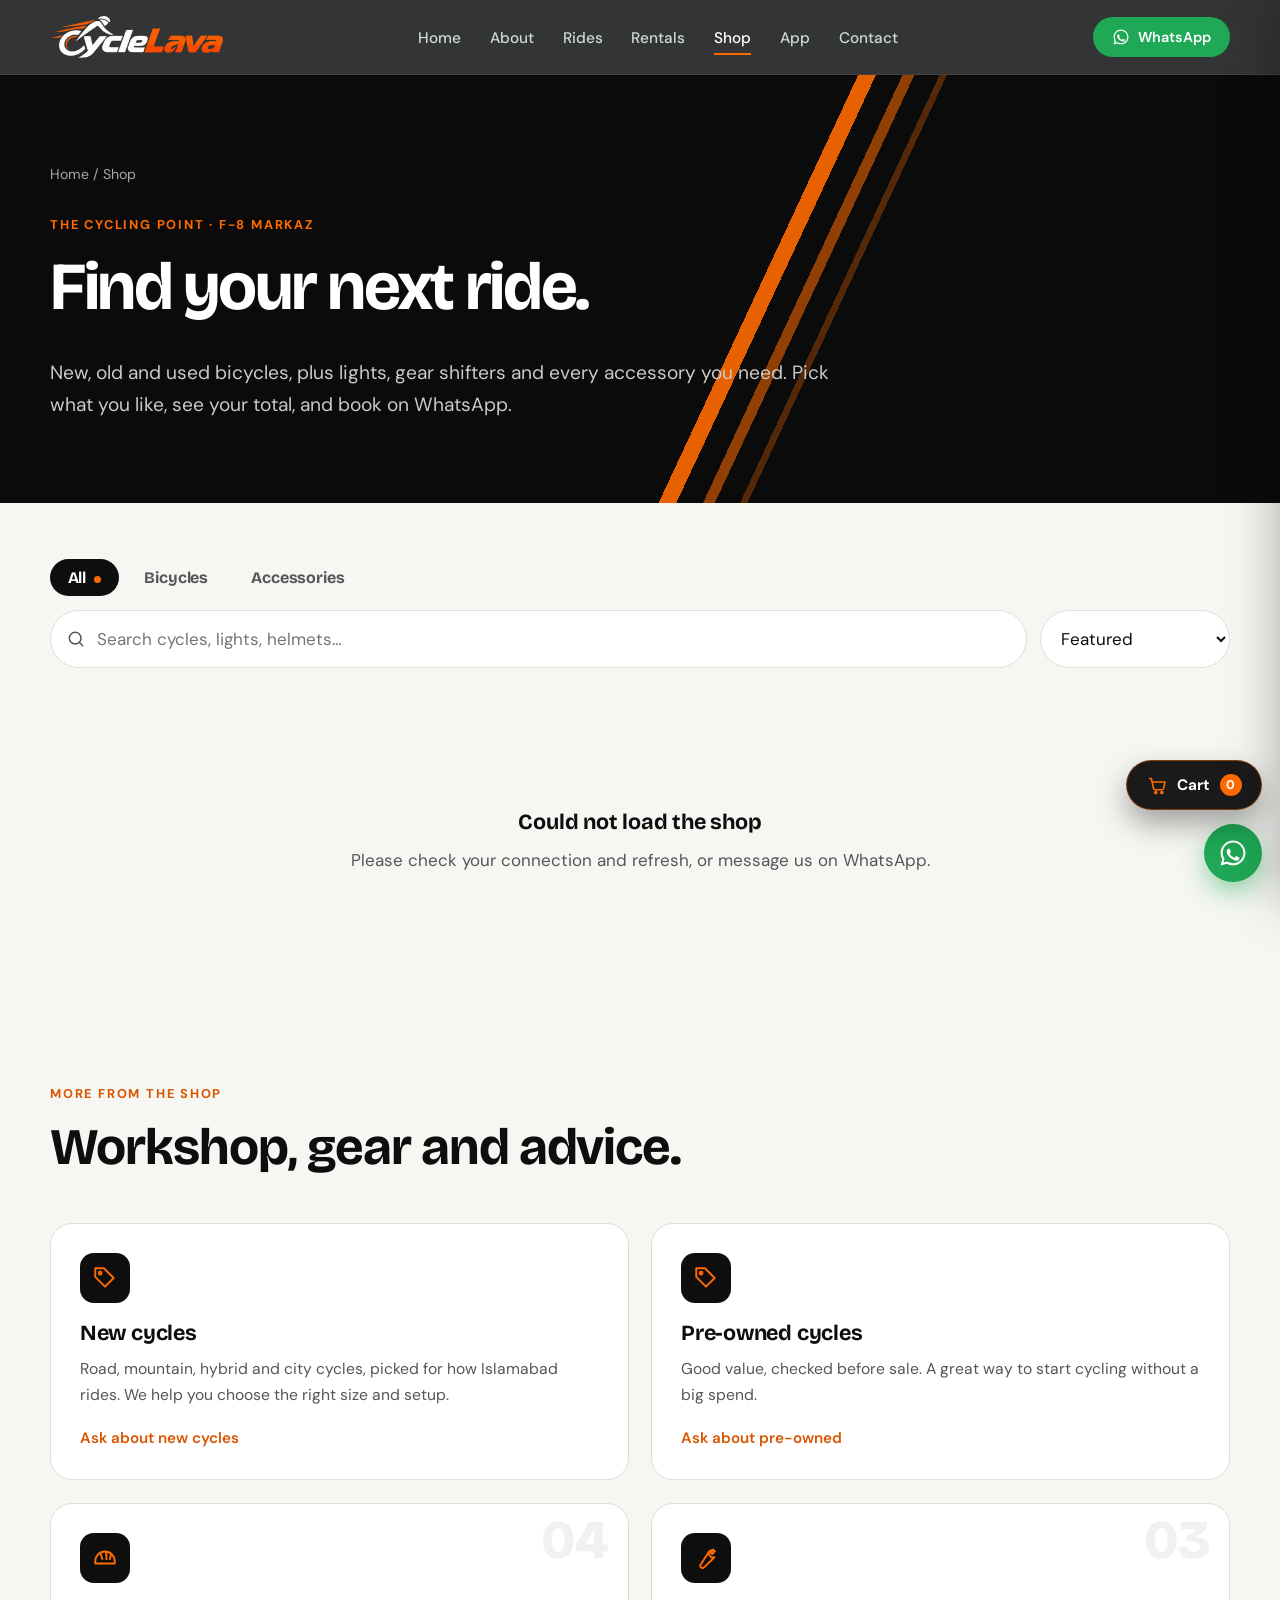
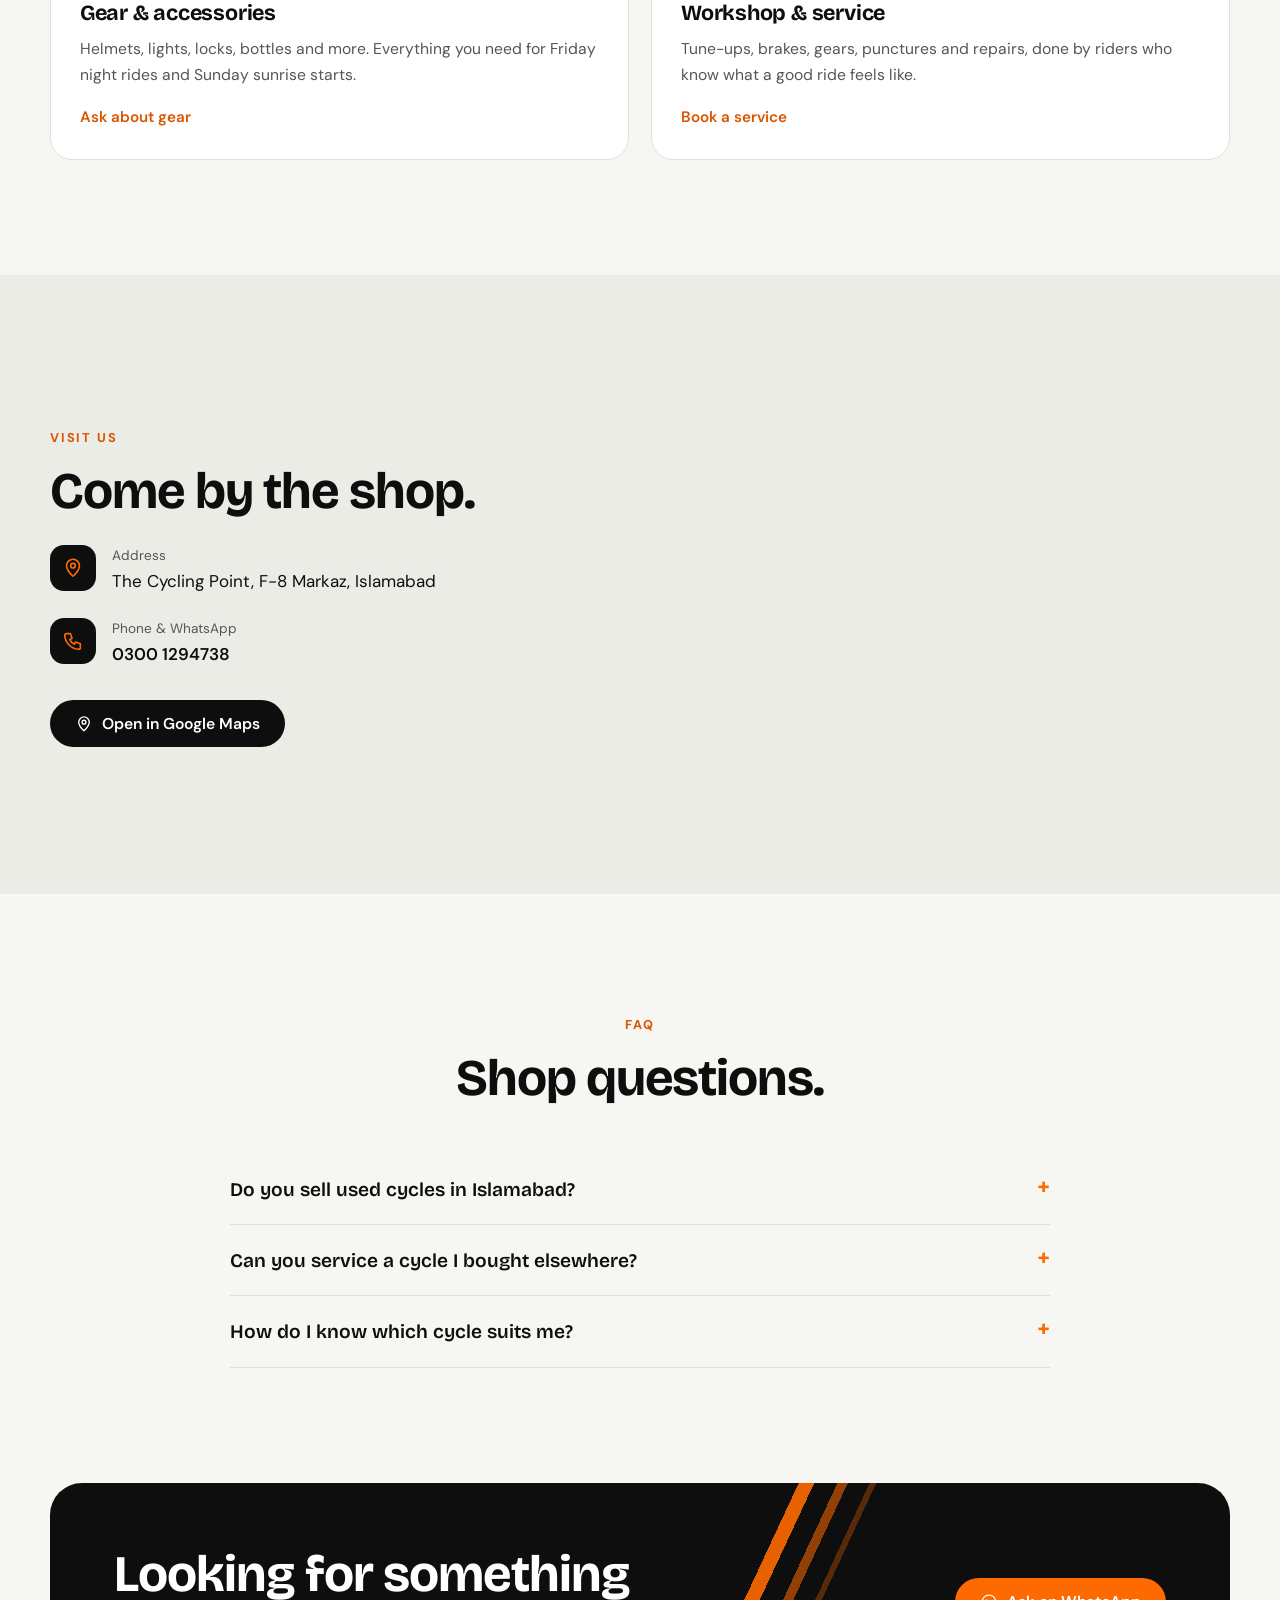
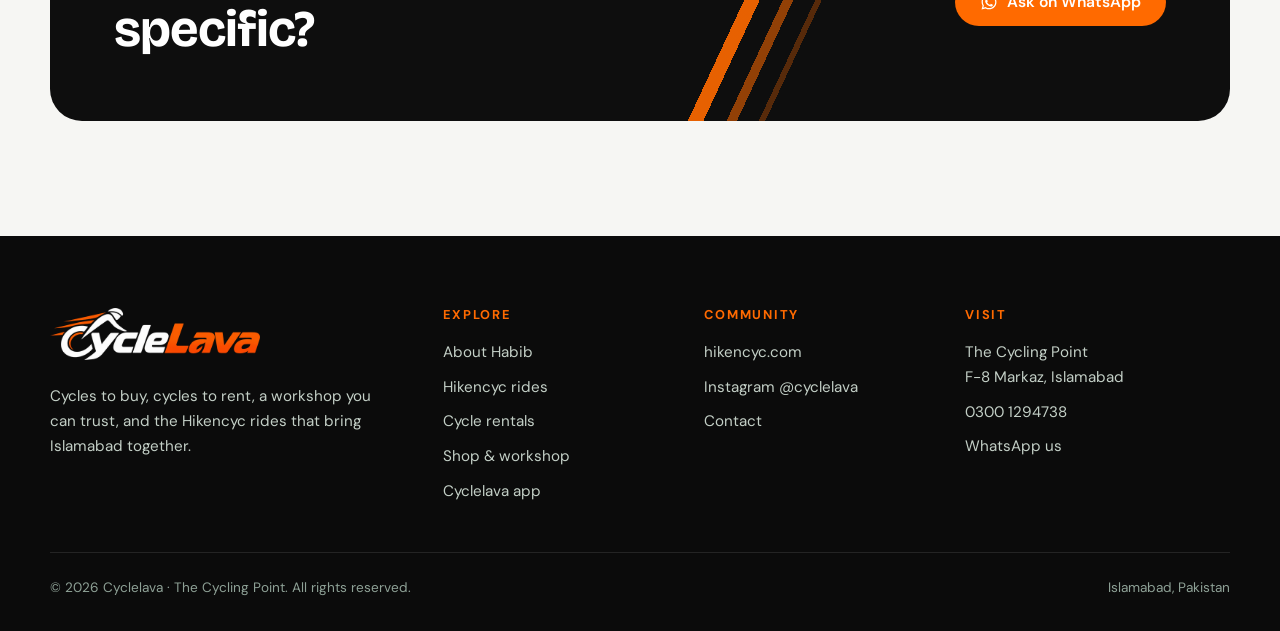
<file: shop/index.html>
<!DOCTYPE html>
<html lang="en">
<head>
  <!-- Google tag (gtag.js) -->
<script async src="https://www.googletagmanager.com/gtag/js?id=G-CWY3N822QC"></script>
<script>
  window.dataLayer = window.dataLayer || [];
  function gtag(){dataLayer.push(arguments);}
  gtag('js', new Date());

  gtag('config', 'G-CWY3N822QC');
</script>
<meta charset="UTF-8">
<meta name="viewport" content="width=device-width, initial-scale=1">
<title>Cycle Shop F-8 Markaz Islamabad | New &amp; Used Cycles</title>
<meta name="description" content="The Cycling Point in F-8 Markaz, Islamabad: new and used bicycles, helmets and accessories, plus a workshop for tune-ups and repairs. Call or WhatsApp 0300 1294738.">
<link rel="canonical" href="https://cyclelava.com/shop/">
<meta name="robots" content="index, follow, max-image-preview:large">
<meta name="theme-color" content="#f6f2ea">
<meta name="author" content="Habib">
<meta name="geo.region" content="PK-IS"><meta name="geo.placename" content="Islamabad">
<meta property="og:site_name" content="Cyclelava">
<meta property="og:type" content="website">
<meta property="og:title" content="Cycle Shop F-8 Markaz Islamabad | New &amp; Used Cycles">
<meta property="og:description" content="The Cycling Point in F-8 Markaz, Islamabad: new and used bicycles, helmets and accessories, plus a workshop for tune-ups and repairs. Call or WhatsApp 0300 1294738.">
<meta property="og:url" content="https://cyclelava.com/shop/">
<meta property="og:image" content="https://cyclelava.com/assets/images/og-logo.jpg">
<meta property="og:locale" content="en_PK">
<meta name="twitter:card" content="summary_large_image">
<meta name="twitter:title" content="Cycle Shop F-8 Markaz Islamabad | New &amp; Used Cycles">
<meta name="twitter:description" content="The Cycling Point in F-8 Markaz, Islamabad: new and used bicycles, helmets and accessories, plus a workshop for tune-ups and repairs. Call or WhatsApp 0300 1294738.">
<meta name="twitter:image" content="https://cyclelava.com/assets/images/og-logo.jpg">
<link rel="icon" type="image/png" href="/assets/images/favicon.png">
<link rel="apple-touch-icon" href="/assets/images/apple-touch-icon.png">
<link rel="preconnect" href="https://fonts.googleapis.com"><link rel="preconnect" href="https://fonts.gstatic.com" crossorigin><link href="https://fonts.googleapis.com/css2?family=Bricolage+Grotesque:opsz,wght@12..96,500;12..96,700;12..96,800&family=DM+Sans:wght@400;500;600;700&display=swap" rel="stylesheet">
<link rel="stylesheet" href="/assets/css/style.css?v=4">
<link rel="stylesheet" href="/assets/css/shop.css?v=1">
<script type="application/ld+json">{"@context": "https://schema.org", "@type": ["BikeStore", "LocalBusiness"], "@id": "https://cyclelava.com/#business", "name": "Cyclelava | The Cycling Point", "alternateName": ["Cyclelava", "The Cycling Point Islamabad"], "description": "Bicycle store in F-8 Markaz, Islamabad: new and pre-owned cycles, bicycle rentals, accessories, repairs and home of the Hikencyc cycling community.", "url": "https://cyclelava.com/", "image": "https://cyclelava.com/assets/images/habib.jpg", "logo": "https://cyclelava.com/assets/images/logo.webp", "telephone": "+923001294738", "sameAs": ["https://instagram.com/cyclelava", "https://hikencyc.com"], "priceRange": "$$", "hasMap": "https://www.google.com/maps/search/?api=1&query=The+Cycling+Point+F-8+Markaz+Islamabad", "address": {"@type": "PostalAddress", "streetAddress": "The Cycling Point, F-8 Markaz", "addressLocality": "Islamabad", "addressRegion": "Islamabad Capital Territory", "addressCountry": "PK"}, "founder": {"@id": "https://cyclelava.com/about/#habib"}, "areaServed": "Islamabad"}</script><link rel="preconnect" href="https://portal.hikencyc.com" crossorigin>
<script type="application/ld+json">{"@context": "https://schema.org", "@type": "FAQPage", "mainEntity": [{"@type": "Question", "name": "Do you sell used cycles in Islamabad?", "acceptedAnswer": {"@type": "Answer", "text": "Yes. We offer both new and pre-owned cycles. Message us what you are looking for and we will tell you what is available."}}, {"@type": "Question", "name": "Can you service a cycle I bought elsewhere?", "acceptedAnswer": {"@type": "Answer", "text": "Yes. Our workshop in F-8 Markaz looks after tune-ups, brakes, gears and general repairs. WhatsApp us a photo or description of the problem."}}, {"@type": "Question", "name": "How do I know which cycle suits me?", "acceptedAnswer": {"@type": "Answer", "text": "Tell us how and where you ride, and your budget. We will recommend a few options and let you test them at the shop."}}]}</script><script type="application/ld+json">{"@context": "https://schema.org", "@type": "BreadcrumbList", "itemListElement": [{"@type": "ListItem", "position": 1, "name": "Home", "item": "https://cyclelava.com/"}, {"@type": "ListItem", "position": 2, "name": "Shop", "item": "https://cyclelava.com/shop/"}]}</script>
</head>
<body>
<a class="skip" href="#main">Skip to content</a>
<header class="site-header"><div class="container nav">
<a class="logo" href="/" aria-label="CycleLava home"><img src="/assets/images/logo-speedmark-light.webp" width="576" height="140" alt="CycleLava"></a>
<nav aria-label="Main"><ul class="nav-links"><li><a href="/">Home</a></li><li><a href="/about/">About</a></li><li><a href="/events/">Rides</a></li><li><a href="/rentals/">Rentals</a></li><li><a href="/shop/" aria-current="page">Shop</a></li><li><a href="/app/">App</a></li><li><a href="/contact/">Contact</a></li><li class="menu-cta"><a class="btn btn-wa" href="https://wa.me/923001294738?text=Assalam-o-Alaikum%21%20I%20found%20you%20through%20the%20Cyclelava%20website." target="_blank" rel="noopener"><svg viewBox="0 0 24 24" fill="currentColor"><path d="M12.04 2c-5.46 0-9.91 4.45-9.91 9.91 0 1.75.46 3.45 1.32 4.95L2.05 22l5.25-1.38c1.45.79 3.08 1.21 4.74 1.21 5.46 0 9.91-4.45 9.91-9.91 0-2.65-1.03-5.14-2.9-7.01A9.816 9.816 0 0012.04 2m.01 1.67c2.2 0 4.26.86 5.82 2.42a8.225 8.225 0 012.41 5.83c0 4.54-3.7 8.24-8.24 8.24-1.48 0-2.93-.4-4.2-1.15l-.3-.18-3.12.82.83-3.04-.2-.31a8.196 8.196 0 01-1.26-4.38c0-4.54 3.7-8.24 8.24-8.24m4.52 11.64c-.25-.13-1.47-.72-1.7-.81-.23-.08-.39-.13-.56.13-.17.25-.64.81-.79.97-.14.17-.29.19-.54.06-.25-.13-1.06-.39-2.01-1.24-.74-.66-1.25-1.48-1.39-1.73-.14-.25-.01-.39.11-.51.11-.11.25-.29.37-.43.13-.15.17-.25.25-.42.08-.17.04-.31-.02-.44-.06-.13-.56-1.35-.77-1.85-.2-.49-.41-.42-.56-.43h-.48c-.17 0-.44.06-.67.31-.23.25-.88.86-.88 2.1 0 1.24.9 2.44 1.03 2.61.13.17 1.78 2.71 4.3 3.8 2.53 1.08 2.53.72 2.98.68.46-.05 1.47-.6 1.68-1.18.21-.58.21-1.08.15-1.18-.06-.1-.23-.17-.48-.29z"/></svg> Chat on WhatsApp</a><a class="btn btn-ghost" href="tel:+923001294738"><svg viewBox="0 0 24 24" fill="none" stroke="currentColor" stroke-width="1.8" stroke-linecap="round" stroke-linejoin="round"><path d="M5 4h4l2 5-2.5 1.5a11 11 0 005 5L15 13l5 2v4a2 2 0 01-2 2A16 16 0 013 6a2 2 0 012-2z"/></svg> Call 0300 1294738</a></li></ul></nav>
<a class="btn btn-wa btn-sm nav-cta" href="https://wa.me/923001294738?text=Assalam-o-Alaikum%21%20I%20found%20you%20through%20the%20Cyclelava%20website." target="_blank" rel="noopener"><svg viewBox="0 0 24 24" fill="currentColor"><path d="M12.04 2c-5.46 0-9.91 4.45-9.91 9.91 0 1.75.46 3.45 1.32 4.95L2.05 22l5.25-1.38c1.45.79 3.08 1.21 4.74 1.21 5.46 0 9.91-4.45 9.91-9.91 0-2.65-1.03-5.14-2.9-7.01A9.816 9.816 0 0012.04 2m.01 1.67c2.2 0 4.26.86 5.82 2.42a8.225 8.225 0 012.41 5.83c0 4.54-3.7 8.24-8.24 8.24-1.48 0-2.93-.4-4.2-1.15l-.3-.18-3.12.82.83-3.04-.2-.31a8.196 8.196 0 01-1.26-4.38c0-4.54 3.7-8.24 8.24-8.24m4.52 11.64c-.25-.13-1.47-.72-1.7-.81-.23-.08-.39-.13-.56.13-.17.25-.64.81-.79.97-.14.17-.29.19-.54.06-.25-.13-1.06-.39-2.01-1.24-.74-.66-1.25-1.48-1.39-1.73-.14-.25-.01-.39.11-.51.11-.11.25-.29.37-.43.13-.15.17-.25.25-.42.08-.17.04-.31-.02-.44-.06-.13-.56-1.35-.77-1.85-.2-.49-.41-.42-.56-.43h-.48c-.17 0-.44.06-.67.31-.23.25-.88.86-.88 2.1 0 1.24.9 2.44 1.03 2.61.13.17 1.78 2.71 4.3 3.8 2.53 1.08 2.53.72 2.98.68.46-.05 1.47-.6 1.68-1.18.21-.58.21-1.08.15-1.18-.06-.1-.23-.17-.48-.29z"/></svg> WhatsApp</a>
<button class="nav-toggle" aria-label="Menu" aria-expanded="false"><span></span></button>
</div></header>
<main id="main">

<section class="page-head"><div class="container">
<div class="crumbs"><a href="/">Home</a> / Shop</div>
<span class="eyebrow">The Cycling Point &middot; F-8 Markaz</span>
<h1>Find your next ride.</h1>
<p class="lead">New, old and used bicycles, plus lights, gear shifters and every accessory you need. Pick what you like, see your total, and book on WhatsApp.</p>
</div></section>

<section class="shop-section" id="catalogue"><div class="container">
<div class="shop-tabs" id="shopTabs" role="tablist" aria-label="Shop section"></div>
<div class="shop-tools">
<label class="shop-search"><span class="skip-label" hidden>Search</span><svg viewBox="0 0 24 24" fill="none" stroke="currentColor" stroke-width="1.8" stroke-linecap="round"><circle cx="11" cy="11" r="7"/><path d="M20 20l-3.5-3.5"/></svg><input id="shopSearch" type="search" placeholder="Search cycles, lights, helmets…" autocomplete="off"></label>
<select class="shop-select" id="shopSort" aria-label="Sort products"><option value="">Featured</option><option value="price_asc">Price: low to high</option><option value="price_desc">Price: high to low</option><option value="name">Name A–Z</option></select>
</div>
<div class="shop-chips" id="shopChips" hidden></div>
<div class="shop-meta" id="shopMeta" aria-live="polite"></div>
<div class="p-grid" id="pGrid"><div class="p-skel"></div><div class="p-skel"></div><div class="p-skel"></div></div>
<div class="shop-pager" id="pPager"></div>
<noscript><p class="lead">Please enable JavaScript to browse the shop, or <a href="https://wa.me/923001294738">message us on WhatsApp</a>.</p></noscript>
</div></section>

<section class="section" style="padding-top:1rem"><div class="container"><div class="section-head reveal"><span class="eyebrow">More from the shop</span><h2>Workshop, gear and advice.</h2></div>
<div class="grid grid-2">
<article class="card reveal"><div class="icon"><svg viewBox="0 0 24 24" fill="none" stroke="currentColor" stroke-width="1.8" stroke-linecap="round" stroke-linejoin="round"><path d="M20 12l-8 8-9-9V3h8z"/><circle cx="7.5" cy="7.5" r="1.3"/></svg></div><h3>New cycles</h3><p>Road, mountain, hybrid and city cycles, picked for how Islamabad rides. We help you choose the right size and setup.</p><a class="card-link" href="https://wa.me/923001294738?text=Assalam-o-Alaikum%21%20I%20am%20looking%20for%20a%20new%20cycle." target="_blank" rel="noopener">Ask about new cycles</a></article>
<article class="card reveal"><div class="icon"><svg viewBox="0 0 24 24" fill="none" stroke="currentColor" stroke-width="1.8" stroke-linecap="round" stroke-linejoin="round"><path d="M20 12l-8 8-9-9V3h8z"/><circle cx="7.5" cy="7.5" r="1.3"/></svg></div><h3>Pre-owned cycles</h3><p>Good value, checked before sale. A great way to start cycling without a big spend.</p><a class="card-link" href="https://wa.me/923001294738?text=Assalam-o-Alaikum%21%20I%20am%20looking%20for%20a%20pre-owned%20cycle." target="_blank" rel="noopener">Ask about pre-owned</a></article>
<article class="card reveal" id="gear"><div class="icon"><svg viewBox="0 0 24 24" fill="none" stroke="currentColor" stroke-width="1.8" stroke-linecap="round" stroke-linejoin="round"><path d="M3 15a9 9 0 0118 0v2H3z"/><path d="M8 8l1.5 5M13 6.5l.5 6.5M17.5 9l-1 4"/></svg></div><span class="num">04</span><h3>Gear &amp; accessories</h3><p>Helmets, lights, locks, bottles and more. Everything you need for Friday night rides and Sunday sunrise starts.</p><a class="card-link" href="https://wa.me/923001294738?text=Assalam-o-Alaikum%21%20I%20need%20cycling%20gear/accessories." target="_blank" rel="noopener">Ask about gear</a></article>
<article class="card reveal" id="workshop"><div class="icon"><svg viewBox="0 0 24 24" fill="none" stroke="currentColor" stroke-width="1.8" stroke-linecap="round" stroke-linejoin="round"><path d="M14.7 6.3a4 4 0 005 5l-9.4 9.4a2.1 2.1 0 01-3-3z"/><path d="M14.7 6.3a4 4 0 015.6-.6l-2.6 2.6-1.4-1.4 2.6-2.6"/></svg></div><span class="num">03</span><h3>Workshop &amp; service</h3><p>Tune-ups, brakes, gears, punctures and repairs, done by riders who know what a good ride feels like.</p><a class="card-link" href="https://wa.me/923001294738?text=Assalam-o-Alaikum%21%20I%20would%20like%20to%20book%20a%20service%20for%20my%20cycle." target="_blank" rel="noopener">Book a service</a></article>
</div></div></section>

<section class="section section-soft"><div class="container split">
<div class="reveal"><span class="eyebrow">Visit us</span><h2>Come by the shop.</h2>
<ul class="contact-list" style="margin-top:1.5rem">
<li><span class="icon"><svg viewBox="0 0 24 24" fill="none" stroke="currentColor" stroke-width="1.8" stroke-linecap="round" stroke-linejoin="round"><path d="M12 21s7-6.2 7-11.5A7 7 0 005 9.5C5 14.800 12 21 12 21z"/><circle cx="12" cy="9.5" r="2.5"/></svg></span><div><small>Address</small>The Cycling Point, F-8 Markaz, Islamabad</div></li>
<li><span class="icon"><svg viewBox="0 0 24 24" fill="none" stroke="currentColor" stroke-width="1.8" stroke-linecap="round" stroke-linejoin="round"><path d="M5 4h4l2 5-2.5 1.5a11 11 0 005 5L15 13l5 2v4a2 2 0 01-2 2A16 16 0 013 6a2 2 0 012-2z"/></svg></span><div><small>Phone &amp; WhatsApp</small><a href="tel:+923001294738">0300 1294738</a></div></li>
</ul>
<div class="btn-row" style="margin-top:2rem"><a class="btn btn-dark" href="https://www.google.com/maps/search/?api=1&query=The+Cycling+Point+F-8+Markaz+Islamabad" target="_blank" rel="noopener"><svg viewBox="0 0 24 24" fill="none" stroke="currentColor" stroke-width="1.8" stroke-linecap="round" stroke-linejoin="round"><path d="M12 21s7-6.2 7-11.5A7 7 0 005 9.5C5 14.800 12 21 12 21z"/><circle cx="12" cy="9.5" r="2.5"/></svg> Open in Google Maps</a></div></div>
<div class="reveal"><iframe class="map-frame" title="Map of The Cycling Point, F-8 Markaz Islamabad" loading="lazy" referrerpolicy="no-referrer-when-downgrade" src="https://www.google.com/maps?q=The+Cycling+Point+F-8+Markaz+Islamabad&output=embed"></iframe></div>
</div></section>

<section class="section"><div class="container">
<div class="section-head center reveal"><span class="eyebrow">FAQ</span><h2>Shop questions.</h2></div>
<div class="faq"><details><summary>Do you sell used cycles in Islamabad?</summary><p>Yes. We offer both new and pre-owned cycles. Message us what you are looking for and we will tell you what is available.</p></details><details><summary>Can you service a cycle I bought elsewhere?</summary><p>Yes. Our workshop in F-8 Markaz looks after tune-ups, brakes, gears and general repairs. WhatsApp us a photo or description of the problem.</p></details><details><summary>How do I know which cycle suits me?</summary><p>Tell us how and where you ride, and your budget. We will recommend a few options and let you test them at the shop.</p></details></div>
</div></section>
<section class="section" style="padding-top:0"><div class="container"><div class="cta-band reveal"><h2>Looking for something specific?</h2><div class="btn-row"><a class="btn btn-dark" href="https://wa.me/923001294738?text=Assalam-o-Alaikum%21%20I%20am%20looking%20for%3A" target="_blank" rel="noopener"><svg viewBox="0 0 24 24" fill="currentColor"><path d="M12.04 2c-5.46 0-9.91 4.45-9.91 9.91 0 1.75.46 3.45 1.32 4.95L2.05 22l5.25-1.38c1.45.79 3.08 1.21 4.74 1.21 5.46 0 9.91-4.45 9.91-9.91 0-2.65-1.03-5.14-2.9-7.01A9.816 9.816 0 0012.04 2m.01 1.67c2.2 0 4.26.86 5.82 2.42a8.225 8.225 0 012.41 5.83c0 4.54-3.7 8.24-8.24 8.24-1.48 0-2.93-.4-4.2-1.15l-.3-.18-3.12.82.83-3.04-.2-.31a8.196 8.196 0 01-1.26-4.38c0-4.54 3.7-8.24 8.24-8.24m4.52 11.64c-.25-.13-1.47-.72-1.7-.81-.23-.08-.39-.13-.56.13-.17.25-.64.81-.79.97-.14.17-.29.19-.54.06-.25-.13-1.06-.39-2.01-1.24-.74-.66-1.25-1.48-1.39-1.73-.14-.25-.01-.39.11-.51.11-.11.25-.29.37-.43.13-.15.17-.25.25-.42.08-.17.04-.31-.02-.44-.06-.13-.56-1.35-.77-1.85-.2-.49-.41-.42-.56-.43h-.48c-.17 0-.44.06-.67.31-.23.25-.88.86-.88 2.1 0 1.24.9 2.44 1.03 2.61.13.17 1.78 2.71 4.3 3.8 2.53 1.08 2.53.72 2.98.68.46-.05 1.47-.6 1.68-1.18.21-.58.21-1.08.15-1.18-.06-.1-.23-.17-.48-.29z"/></svg> Ask on WhatsApp</a></div></div></div></section>

</main>
<footer class="site-footer"><div class="container">
<div class="footer-grid">
<div><a class="footer-logo" href="/" aria-label="CycleLava home"><img src="/assets/images/logo-speedmark-light.webp" width="576" height="140" loading="lazy" alt="CycleLava"></a>
<p style="margin-top:1rem;max-width:34ch">Cycles to buy, cycles to rent, a workshop you can trust, and the Hikencyc rides that bring Islamabad together.</p></div>
<div><h4>Explore</h4><ul><li><a href="/about/">About Habib</a></li><li><a href="/events/">Hikencyc rides</a></li><li><a href="/rentals/">Cycle rentals</a></li><li><a href="/shop/">Shop &amp; workshop</a></li><li><a href="/app/">Cyclelava app</a></li></ul></div>
<div><h4>Community</h4><ul><li><a href="https://hikencyc.com" target="_blank" rel="noopener">hikencyc.com</a></li><li><a href="https://instagram.com/cyclelava" target="_blank" rel="noopener">Instagram @cyclelava</a></li><li><a href="/contact/">Contact</a></li></ul></div>
<div><h4>Visit</h4><ul><li>The Cycling Point<br>F-8 Markaz, Islamabad</li><li><a href="tel:+923001294738">0300 1294738</a></li><li><a href="https://wa.me/923001294738" target="_blank" rel="noopener">WhatsApp us</a></li></ul></div>
</div>
<div class="footer-bar"><span>&copy; <span data-year>2026</span> Cyclelava &middot; The Cycling Point. All rights reserved.</span><span>Islamabad, Pakistan</span></div>
</div></footer>
<nav class="m-bar" aria-label="Quick actions"><a href="tel:+923001294738"><svg viewBox="0 0 24 24" fill="none" stroke="currentColor" stroke-width="1.8" stroke-linecap="round" stroke-linejoin="round"><path d="M5 4h4l2 5-2.5 1.5a11 11 0 005 5L15 13l5 2v4a2 2 0 01-2 2A16 16 0 013 6a2 2 0 012-2z"/></svg><span>Call</span></a><a class="m-wa" href="https://wa.me/923001294738?text=Assalam-o-Alaikum%21%20I%20am%20visiting%20the%20Cyclelava%20website." target="_blank" rel="noopener"><svg viewBox="0 0 24 24" fill="currentColor"><path d="M12.04 2c-5.46 0-9.91 4.45-9.91 9.91 0 1.75.46 3.45 1.32 4.95L2.05 22l5.25-1.38c1.45.79 3.08 1.21 4.74 1.21 5.46 0 9.91-4.45 9.91-9.91 0-2.65-1.03-5.14-2.9-7.01A9.816 9.816 0 0012.04 2m.01 1.67c2.2 0 4.26.86 5.82 2.42a8.225 8.225 0 012.41 5.83c0 4.54-3.7 8.24-8.24 8.24-1.48 0-2.93-.4-4.2-1.15l-.3-.18-3.12.82.83-3.04-.2-.31a8.196 8.196 0 01-1.26-4.38c0-4.54 3.7-8.24 8.24-8.24m4.52 11.64c-.25-.13-1.47-.72-1.7-.81-.23-.08-.39-.13-.56.13-.17.25-.64.81-.79.97-.14.17-.29.19-.54.06-.25-.13-1.06-.39-2.01-1.24-.74-.66-1.25-1.48-1.39-1.73-.14-.25-.01-.39.11-.51.11-.11.25-.29.37-.43.13-.15.17-.25.25-.42.08-.17.04-.31-.02-.44-.06-.13-.56-1.35-.77-1.85-.2-.49-.41-.42-.56-.43h-.48c-.17 0-.44.06-.67.31-.23.25-.88.86-.88 2.1 0 1.24.9 2.44 1.03 2.61.13.17 1.78 2.71 4.3 3.8 2.53 1.08 2.53.72 2.98.68.46-.05 1.47-.6 1.68-1.18.21-.58.21-1.08.15-1.18-.06-.1-.23-.17-.48-.29z"/></svg><span>WhatsApp</span></a><a href="https://www.google.com/maps/search/?api=1&query=The+Cycling+Point+F-8+Markaz+Islamabad" target="_blank" rel="noopener"><svg viewBox="0 0 24 24" fill="none" stroke="currentColor" stroke-width="1.8" stroke-linecap="round" stroke-linejoin="round"><path d="M12 21s7-6.2 7-11.5A7 7 0 005 9.5C5 14.800 12 21 12 21z"/><circle cx="12" cy="9.5" r="2.5"/></svg><span>Directions</span></a><a href="/events/"><svg viewBox="0 0 24 24" fill="none" stroke="currentColor" stroke-width="1.8" stroke-linecap="round" stroke-linejoin="round"><circle cx="5.5" cy="17" r="3.5"/><circle cx="18.5" cy="17" r="3.5"/><path d="M5.5 17l4-8h6l3 8M9.5 9L8 6H6m6.5 3L10 17m5.5-8l-1-3h2.5"/></svg><span>Rides</span></a></nav>
<a class="wa-float" href="https://wa.me/923001294738?text=Assalam-o-Alaikum%21%20I%20am%20visiting%20the%20Cyclelava%20website." target="_blank" rel="noopener" aria-label="Chat on WhatsApp"><svg viewBox="0 0 24 24" fill="currentColor"><path d="M12.04 2c-5.46 0-9.91 4.45-9.91 9.91 0 1.75.46 3.45 1.32 4.95L2.05 22l5.25-1.38c1.45.79 3.08 1.21 4.74 1.21 5.46 0 9.91-4.45 9.91-9.91 0-2.65-1.03-5.14-2.9-7.01A9.816 9.816 0 0012.04 2m.01 1.67c2.2 0 4.26.86 5.82 2.42a8.225 8.225 0 012.41 5.83c0 4.54-3.7 8.24-8.24 8.24-1.48 0-2.93-.4-4.2-1.15l-.3-.18-3.12.82.83-3.04-.2-.31a8.196 8.196 0 01-1.26-4.38c0-4.54 3.7-8.24 8.24-8.24m4.52 11.64c-.25-.13-1.47-.72-1.7-.81-.23-.08-.39-.13-.56.13-.17.25-.64.81-.79.97-.14.17-.29.19-.54.06-.25-.13-1.06-.39-2.01-1.24-.74-.66-1.25-1.48-1.39-1.73-.14-.25-.01-.39.11-.51.11-.11.25-.29.37-.43.13-.15.17-.25.25-.42.08-.17.04-.31-.02-.44-.06-.13-.56-1.35-.77-1.85-.2-.49-.41-.42-.56-.43h-.48c-.17 0-.44.06-.67.31-.23.25-.88.86-.88 2.1 0 1.24.9 2.44 1.03 2.61.13.17 1.78 2.71 4.3 3.8 2.53 1.08 2.53.72 2.98.68.46-.05 1.47-.6 1.68-1.18.21-.58.21-1.08.15-1.18-.06-.1-.23-.17-.48-.29z"/></svg></a>
<script src="/assets/js/main.js" defer></script>
<script src="/assets/js/shop.js?v=2" defer></script>
</body>
</html>
</file>
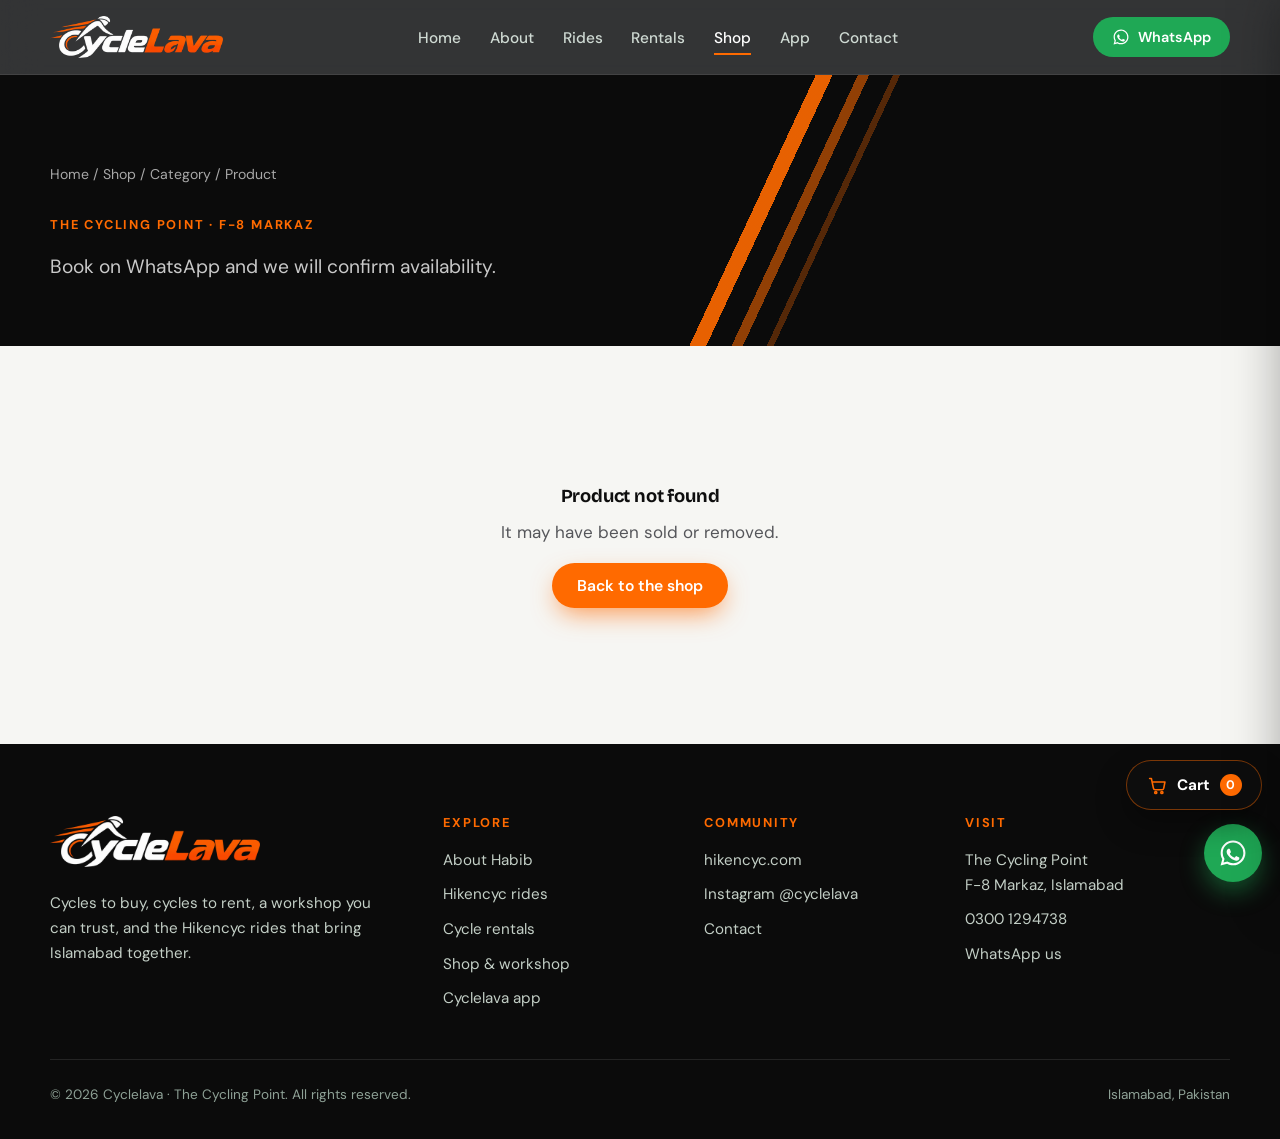
<file: shop/product/index.html>
<!DOCTYPE html>
<html lang="en">
<head>
  <!-- Google tag (gtag.js) -->
<script async src="https://www.googletagmanager.com/gtag/js?id=G-CWY3N822QC"></script>
<script>
  window.dataLayer = window.dataLayer || [];
  function gtag(){dataLayer.push(arguments);}
  gtag('js', new Date());

  gtag('config', 'G-CWY3N822QC');
</script>
<meta charset="UTF-8">
<meta name="viewport" content="width=device-width, initial-scale=1">
<title>Product | Cyclelava Shop, Islamabad</title>
<meta name="description" content="The Cycling Point in F-8 Markaz, Islamabad: new and used bicycles, helmets and accessories, plus a workshop for tune-ups and repairs. Call or WhatsApp 0300 1294738.">
<link rel="canonical" href="https://cyclelava.com/shop/">
<meta name="robots" content="index, follow">
<meta name="theme-color" content="#f6f2ea">
<meta name="author" content="Habib">
<meta name="geo.region" content="PK-IS"><meta name="geo.placename" content="Islamabad">
<meta property="og:site_name" content="Cyclelava">
<meta property="og:type" content="website">
<meta property="og:title" content="Cycle Shop F-8 Markaz Islamabad | New &amp; Used Cycles">
<meta property="og:description" content="The Cycling Point in F-8 Markaz, Islamabad: new and used bicycles, helmets and accessories, plus a workshop for tune-ups and repairs. Call or WhatsApp 0300 1294738.">
<meta property="og:url" content="https://cyclelava.com/shop/">
<meta property="og:image" content="https://cyclelava.com/assets/images/og-logo.jpg">
<meta property="og:locale" content="en_PK">
<meta name="twitter:card" content="summary_large_image">
<meta name="twitter:title" content="Cycle Shop F-8 Markaz Islamabad | New &amp; Used Cycles">
<meta name="twitter:description" content="The Cycling Point in F-8 Markaz, Islamabad: new and used bicycles, helmets and accessories, plus a workshop for tune-ups and repairs. Call or WhatsApp 0300 1294738.">
<meta name="twitter:image" content="https://cyclelava.com/assets/images/og-logo.jpg">
<link rel="icon" type="image/png" href="/assets/images/favicon.png">
<link rel="apple-touch-icon" href="/assets/images/apple-touch-icon.png">
<link rel="preconnect" href="https://fonts.googleapis.com"><link rel="preconnect" href="https://fonts.gstatic.com" crossorigin><link href="https://fonts.googleapis.com/css2?family=Bricolage+Grotesque:opsz,wght@12..96,500;12..96,700;12..96,800&family=DM+Sans:wght@400;500;600;700&display=swap" rel="stylesheet">
<link rel="stylesheet" href="/assets/css/style.css?v=4">
<link rel="stylesheet" href="/assets/css/shop.css?v=1">
<script type="application/ld+json">{"@context": "https://schema.org", "@type": ["BikeStore", "LocalBusiness"], "@id": "https://cyclelava.com/#business", "name": "Cyclelava | The Cycling Point", "alternateName": ["Cyclelava", "The Cycling Point Islamabad"], "description": "Bicycle store in F-8 Markaz, Islamabad: new and pre-owned cycles, bicycle rentals, accessories, repairs and home of the Hikencyc cycling community.", "url": "https://cyclelava.com/", "image": "https://cyclelava.com/assets/images/habib.jpg", "logo": "https://cyclelava.com/assets/images/logo.webp", "telephone": "+923001294738", "sameAs": ["https://instagram.com/cyclelava", "https://hikencyc.com"], "priceRange": "$$", "hasMap": "https://www.google.com/maps/search/?api=1&query=The+Cycling+Point+F-8+Markaz+Islamabad", "address": {"@type": "PostalAddress", "streetAddress": "The Cycling Point, F-8 Markaz", "addressLocality": "Islamabad", "addressRegion": "Islamabad Capital Territory", "addressCountry": "PK"}, "founder": {"@id": "https://cyclelava.com/about/#habib"}, "areaServed": "Islamabad"}</script><link rel="preconnect" href="https://portal.hikencyc.com" crossorigin>

</head>
<body>
<a class="skip" href="#main">Skip to content</a>
<header class="site-header"><div class="container nav">
<a class="logo" href="/" aria-label="CycleLava home"><img src="/assets/images/logo-speedmark-light.webp" width="576" height="140" alt="CycleLava"></a>
<nav aria-label="Main"><ul class="nav-links"><li><a href="/">Home</a></li><li><a href="/about/">About</a></li><li><a href="/events/">Rides</a></li><li><a href="/rentals/">Rentals</a></li><li><a href="/shop/" aria-current="page">Shop</a></li><li><a href="/app/">App</a></li><li><a href="/contact/">Contact</a></li><li class="menu-cta"><a class="btn btn-wa" href="https://wa.me/923001294738?text=Assalam-o-Alaikum%21%20I%20found%20you%20through%20the%20Cyclelava%20website." target="_blank" rel="noopener"><svg viewBox="0 0 24 24" fill="currentColor"><path d="M12.04 2c-5.46 0-9.91 4.45-9.91 9.91 0 1.75.46 3.45 1.32 4.95L2.05 22l5.25-1.38c1.45.79 3.08 1.21 4.74 1.21 5.46 0 9.91-4.45 9.91-9.91 0-2.65-1.03-5.14-2.9-7.01A9.816 9.816 0 0012.04 2m.01 1.67c2.2 0 4.26.86 5.82 2.42a8.225 8.225 0 012.41 5.83c0 4.54-3.7 8.24-8.24 8.24-1.48 0-2.93-.4-4.2-1.15l-.3-.18-3.12.82.83-3.04-.2-.31a8.196 8.196 0 01-1.26-4.38c0-4.54 3.7-8.24 8.24-8.24m4.52 11.64c-.25-.13-1.47-.72-1.7-.81-.23-.08-.39-.13-.56.13-.17.25-.64.81-.79.97-.14.17-.29.19-.54.06-.25-.13-1.06-.39-2.01-1.24-.74-.66-1.25-1.48-1.39-1.73-.14-.25-.01-.39.11-.51.11-.11.25-.29.37-.43.13-.15.17-.25.25-.42.08-.17.04-.31-.02-.44-.06-.13-.56-1.35-.77-1.85-.2-.49-.41-.42-.56-.43h-.48c-.17 0-.44.06-.67.31-.23.25-.88.86-.88 2.1 0 1.24.9 2.44 1.03 2.61.13.17 1.78 2.71 4.3 3.8 2.53 1.08 2.53.72 2.98.68.46-.05 1.47-.6 1.68-1.18.21-.58.21-1.08.15-1.18-.06-.1-.23-.17-.48-.29z"/></svg> Chat on WhatsApp</a><a class="btn btn-ghost" href="tel:+923001294738"><svg viewBox="0 0 24 24" fill="none" stroke="currentColor" stroke-width="1.8" stroke-linecap="round" stroke-linejoin="round"><path d="M5 4h4l2 5-2.5 1.5a11 11 0 005 5L15 13l5 2v4a2 2 0 01-2 2A16 16 0 013 6a2 2 0 012-2z"/></svg> Call 0300 1294738</a></li></ul></nav>
<a class="btn btn-wa btn-sm nav-cta" href="https://wa.me/923001294738?text=Assalam-o-Alaikum%21%20I%20found%20you%20through%20the%20Cyclelava%20website." target="_blank" rel="noopener"><svg viewBox="0 0 24 24" fill="currentColor"><path d="M12.04 2c-5.46 0-9.91 4.45-9.91 9.91 0 1.75.46 3.45 1.32 4.95L2.05 22l5.25-1.38c1.45.79 3.08 1.21 4.74 1.21 5.46 0 9.91-4.45 9.91-9.91 0-2.65-1.03-5.14-2.9-7.01A9.816 9.816 0 0012.04 2m.01 1.67c2.2 0 4.26.86 5.82 2.42a8.225 8.225 0 012.41 5.83c0 4.54-3.7 8.24-8.24 8.24-1.48 0-2.93-.4-4.2-1.15l-.3-.18-3.12.82.83-3.04-.2-.31a8.196 8.196 0 01-1.26-4.38c0-4.54 3.7-8.24 8.24-8.24m4.52 11.64c-.25-.13-1.47-.72-1.7-.81-.23-.08-.39-.13-.56.13-.17.25-.64.81-.79.97-.14.17-.29.19-.54.06-.25-.13-1.06-.39-2.01-1.24-.74-.66-1.25-1.48-1.39-1.73-.14-.25-.01-.39.11-.51.11-.11.25-.29.37-.43.13-.15.17-.25.25-.42.08-.17.04-.31-.02-.44-.06-.13-.56-1.35-.77-1.85-.2-.49-.41-.42-.56-.43h-.48c-.17 0-.44.06-.67.31-.23.25-.88.86-.88 2.1 0 1.24.9 2.44 1.03 2.61.13.17 1.78 2.71 4.3 3.8 2.53 1.08 2.53.72 2.98.68.46-.05 1.47-.6 1.68-1.18.21-.58.21-1.08.15-1.18-.06-.1-.23-.17-.48-.29z"/></svg> WhatsApp</a>
<button class="nav-toggle" aria-label="Menu" aria-expanded="false"><span></span></button>
</div></header>
<main id="main">

<section class="page-head"><div class="container">
<div class="crumbs"><a href="/">Home</a> / <a href="/shop/">Shop</a> / <a id="crumbCat" href="/shop/">Category</a> / <span id="crumbName">Product</span></div>
<span class="eyebrow">The Cycling Point &middot; F-8 Markaz</span>
<p class="lead" style="margin:0">Book on WhatsApp and we will confirm availability.</p>
</div></section>

<section class="shop-section"><div class="container">
<div class="pd" id="pd"><div class="p-skel" style="height:420px"></div><div class="p-skel" style="height:420px"></div></div>
<div class="related" id="related" hidden><div class="section-head"><span class="eyebrow">You may also like</span><h2>More from this category.</h2></div><div class="p-grid" id="relGrid"></div></div>
</div></section>
</main>
<footer class="site-footer"><div class="container">
<div class="footer-grid">
<div><a class="footer-logo" href="/" aria-label="CycleLava home"><img src="/assets/images/logo-speedmark-light.webp" width="576" height="140" loading="lazy" alt="CycleLava"></a>
<p style="margin-top:1rem;max-width:34ch">Cycles to buy, cycles to rent, a workshop you can trust, and the Hikencyc rides that bring Islamabad together.</p></div>
<div><h4>Explore</h4><ul><li><a href="/about/">About Habib</a></li><li><a href="/events/">Hikencyc rides</a></li><li><a href="/rentals/">Cycle rentals</a></li><li><a href="/shop/">Shop &amp; workshop</a></li><li><a href="/app/">Cyclelava app</a></li></ul></div>
<div><h4>Community</h4><ul><li><a href="https://hikencyc.com" target="_blank" rel="noopener">hikencyc.com</a></li><li><a href="https://instagram.com/cyclelava" target="_blank" rel="noopener">Instagram @cyclelava</a></li><li><a href="/contact/">Contact</a></li></ul></div>
<div><h4>Visit</h4><ul><li>The Cycling Point<br>F-8 Markaz, Islamabad</li><li><a href="tel:+923001294738">0300 1294738</a></li><li><a href="https://wa.me/923001294738" target="_blank" rel="noopener">WhatsApp us</a></li></ul></div>
</div>
<div class="footer-bar"><span>&copy; <span data-year>2026</span> Cyclelava &middot; The Cycling Point. All rights reserved.</span><span>Islamabad, Pakistan</span></div>
</div></footer>
<nav class="m-bar" aria-label="Quick actions"><a href="tel:+923001294738"><svg viewBox="0 0 24 24" fill="none" stroke="currentColor" stroke-width="1.8" stroke-linecap="round" stroke-linejoin="round"><path d="M5 4h4l2 5-2.5 1.5a11 11 0 005 5L15 13l5 2v4a2 2 0 01-2 2A16 16 0 013 6a2 2 0 012-2z"/></svg><span>Call</span></a><a class="m-wa" href="https://wa.me/923001294738?text=Assalam-o-Alaikum%21%20I%20am%20visiting%20the%20Cyclelava%20website." target="_blank" rel="noopener"><svg viewBox="0 0 24 24" fill="currentColor"><path d="M12.04 2c-5.46 0-9.91 4.45-9.91 9.91 0 1.75.46 3.45 1.32 4.95L2.05 22l5.25-1.38c1.45.79 3.08 1.21 4.74 1.21 5.46 0 9.91-4.45 9.91-9.91 0-2.65-1.03-5.14-2.9-7.01A9.816 9.816 0 0012.04 2m.01 1.67c2.2 0 4.26.86 5.82 2.42a8.225 8.225 0 012.41 5.83c0 4.54-3.7 8.24-8.24 8.24-1.48 0-2.93-.4-4.2-1.15l-.3-.18-3.12.82.83-3.04-.2-.31a8.196 8.196 0 01-1.26-4.38c0-4.54 3.7-8.24 8.24-8.24m4.52 11.64c-.25-.13-1.47-.72-1.7-.81-.23-.08-.39-.13-.56.13-.17.25-.64.81-.79.97-.14.17-.29.19-.54.06-.25-.13-1.06-.39-2.01-1.24-.74-.66-1.25-1.48-1.39-1.73-.14-.25-.01-.39.11-.51.11-.11.25-.29.37-.43.13-.15.17-.25.25-.42.08-.17.04-.31-.02-.44-.06-.13-.56-1.35-.77-1.85-.2-.49-.41-.42-.56-.43h-.48c-.17 0-.44.06-.67.31-.23.25-.88.86-.88 2.1 0 1.24.9 2.44 1.03 2.61.13.17 1.78 2.71 4.3 3.8 2.53 1.08 2.53.72 2.98.68.46-.05 1.47-.6 1.68-1.18.21-.58.21-1.08.15-1.18-.06-.1-.23-.17-.48-.29z"/></svg><span>WhatsApp</span></a><a href="https://www.google.com/maps/search/?api=1&query=The+Cycling+Point+F-8+Markaz+Islamabad" target="_blank" rel="noopener"><svg viewBox="0 0 24 24" fill="none" stroke="currentColor" stroke-width="1.8" stroke-linecap="round" stroke-linejoin="round"><path d="M12 21s7-6.2 7-11.5A7 7 0 005 9.5C5 14.800 12 21 12 21z"/><circle cx="12" cy="9.5" r="2.5"/></svg><span>Directions</span></a><a href="/events/"><svg viewBox="0 0 24 24" fill="none" stroke="currentColor" stroke-width="1.8" stroke-linecap="round" stroke-linejoin="round"><circle cx="5.5" cy="17" r="3.5"/><circle cx="18.5" cy="17" r="3.5"/><path d="M5.5 17l4-8h6l3 8M9.5 9L8 6H6m6.5 3L10 17m5.5-8l-1-3h2.5"/></svg><span>Rides</span></a></nav>
<a class="wa-float" href="https://wa.me/923001294738?text=Assalam-o-Alaikum%21%20I%20am%20visiting%20the%20Cyclelava%20website." target="_blank" rel="noopener" aria-label="Chat on WhatsApp"><svg viewBox="0 0 24 24" fill="currentColor"><path d="M12.04 2c-5.46 0-9.91 4.45-9.91 9.91 0 1.75.46 3.45 1.32 4.95L2.05 22l5.25-1.38c1.45.79 3.08 1.21 4.74 1.21 5.46 0 9.91-4.45 9.91-9.91 0-2.65-1.03-5.14-2.9-7.01A9.816 9.816 0 0012.04 2m.01 1.67c2.2 0 4.26.86 5.82 2.42a8.225 8.225 0 012.41 5.83c0 4.54-3.7 8.24-8.24 8.24-1.48 0-2.93-.4-4.2-1.15l-.3-.18-3.12.82.83-3.04-.2-.31a8.196 8.196 0 01-1.26-4.38c0-4.54 3.7-8.24 8.24-8.24m4.52 11.64c-.25-.13-1.47-.72-1.7-.81-.23-.08-.39-.13-.56.13-.17.25-.64.81-.79.97-.14.17-.29.19-.54.06-.25-.13-1.06-.39-2.01-1.24-.74-.66-1.25-1.48-1.39-1.73-.14-.25-.01-.39.11-.51.11-.11.25-.29.37-.43.13-.15.17-.25.25-.42.08-.17.04-.31-.02-.44-.06-.13-.56-1.35-.77-1.85-.2-.49-.41-.42-.56-.43h-.48c-.17 0-.44.06-.67.31-.23.25-.88.86-.88 2.1 0 1.24.9 2.44 1.03 2.61.13.17 1.78 2.71 4.3 3.8 2.53 1.08 2.53.72 2.98.68.46-.05 1.47-.6 1.68-1.18.21-.58.21-1.08.15-1.18-.06-.1-.23-.17-.48-.29z"/></svg></a>
<script src="/assets/js/main.js" defer></script>
<script src="/assets/js/shop.js?v=2" defer></script>
</body>
</html>
</file>
<file: assets/css/style.css>
/* Cyclelava — The Cycling Point, F-8 Markaz Islamabad */
:root {
  --bg: #f6f2ea;
  --bg-soft: #efe9dd;
  --surface: #ffffff;
  --ink: #14201a;
  --ink-soft: #4a5750;
  --line: #ded7c8;
  --forest: #14281f;
  --forest-2: #1d3a2d;
  --accent: #f25a1d;
  --accent-ink: #c8430c;
  --wa: #1fa855;
  --radius: 20px;
  --font-head: "Bricolage Grotesque", "Segoe UI", system-ui, sans-serif;
  --font-body: "DM Sans", "Segoe UI", system-ui, sans-serif;
  --shadow: 0 1px 2px rgba(20, 32, 26, .06), 0 12px 32px -12px rgba(20, 32, 26, .18);
}

*, *::before, *::after { box-sizing: border-box; }
html { scroll-behavior: smooth; -webkit-text-size-adjust: 100%; }
body {
  margin: 0;
  background: var(--bg);
  color: var(--ink);
  font-family: var(--font-body);
  font-size: 17px;
  line-height: 1.65;
  -webkit-font-smoothing: antialiased;
}
img { max-width: 100%; display: block; }
a { color: inherit; }
h1, h2, h3, h4 { font-family: var(--font-head); line-height: 1.08; letter-spacing: -0.02em; margin: 0 0 .5em; font-weight: 700; }
h1 { font-size: clamp(2.6rem, 6.4vw, 5rem); letter-spacing: -0.035em; }
h2 { font-size: clamp(2rem, 4.2vw, 3.2rem); }
h3 { font-size: 1.35rem; letter-spacing: -0.01em; }
p { margin: 0 0 1em; }
.container { width: min(1180px, 100% - 40px); margin-inline: auto; }
.skip { position: absolute; left: -999px; top: 8px; background: var(--ink); color: #fff; padding: .6rem 1rem; border-radius: 8px; z-index: 100; }
.skip:focus { left: 8px; }
:focus-visible { outline: 3px solid var(--accent); outline-offset: 3px; border-radius: 6px; }

/* ---------- Buttons ---------- */
.btn {
  display: inline-flex; align-items: center; gap: .55rem;
  padding: .85rem 1.5rem; border-radius: 999px; border: 1.5px solid transparent;
  font: 600 .98rem/1 var(--font-body); text-decoration: none; cursor: pointer;
  transition: transform .18s ease, background .18s ease, border-color .18s ease, color .18s ease;
}
.btn:hover { transform: translateY(-2px); }
.btn svg { width: 18px; height: 18px; flex: none; }
.btn-primary { background: var(--accent); color: #fff; }
.btn-primary:hover { background: var(--accent-ink); }
.btn-dark { background: var(--ink); color: #fff; }
.btn-dark:hover { background: #000; }
.btn-ghost { border-color: var(--ink); color: var(--ink); background: transparent; }
.btn-ghost:hover { background: var(--ink); color: #fff; }
.on-dark .btn-ghost { border-color: rgba(255,255,255,.5); color: #fff; }
.on-dark .btn-ghost:hover { background: #fff; color: var(--ink); }
.btn-wa { background: var(--wa); color: #fff; }
.btn-wa:hover { background: #17893f; }
.btn-sm { padding: .62rem 1.1rem; font-size: .9rem; }
.btn-row { display: flex; flex-wrap: wrap; gap: .8rem; }

/* ---------- Header ---------- */
.site-header {
  position: sticky; top: 0; z-index: 50;
  background: rgba(8, 9, 11, 0.85);
  backdrop-filter: blur(16px); -webkit-backdrop-filter: blur(16px);
  border-bottom: 1px solid rgba(255, 255, 255, 0.08);
  transition: border-color .25s ease, background .25s ease, box-shadow .25s ease;
}
.site-header.scrolled {
  background: rgba(8, 9, 11, 0.96);
  border-bottom-color: rgba(255, 106, 0, 0.25);
  box-shadow: 0 10px 30px rgba(0, 0, 0, 0.6);
}
.nav { display: flex; align-items: center; justify-content: space-between; height: 74px; gap: 1rem; }
.logo { font-family: var(--font-head); font-weight: 800; font-size: 1.55rem; letter-spacing: -0.04em; text-decoration: none; display: inline-flex; align-items: baseline; }
.logo i { width: .42em; height: .42em; border-radius: 50%; background: var(--accent); display: inline-block; margin-left: 2px; }
.nav-links { display: flex; align-items: center; gap: 1.8rem; list-style: none; margin: 0; padding: 0; }
.nav-links a { text-decoration: none; font-weight: 500; font-size: .96rem; color: #cfdad3; padding: .3rem 0; border-bottom: 2px solid transparent; transition: color .15s, border-color .15s; }
.nav-links a:hover, .nav-links a[aria-current="page"] { color: #ffffff; border-color: var(--accent); }
.nav-toggle { display: none; background: none; border: 0; width: 44px; height: 44px; cursor: pointer; padding: 0; }
.nav-toggle span, .nav-toggle span::before, .nav-toggle span::after { display: block; width: 24px; height: 2px; background: #ffffff; position: relative; margin: auto; transition: transform .2s, background .2s; }
.nav-toggle span::before, .nav-toggle span::after { content: ""; position: absolute; left: 0; }
.nav-toggle span::before { top: -7px; } .nav-toggle span::after { top: 7px; }
.nav-open .nav-toggle span { background: transparent; }
.nav-open .nav-toggle span::before { transform: translateY(7px) rotate(45deg); }
.nav-open .nav-toggle span::after { transform: translateY(-7px) rotate(-45deg); }

/* ---------- Sections ---------- */
.section { padding: clamp(4rem, 9vw, 7.5rem) 0; }
.section-soft { background: var(--bg-soft); }
.section-dark { background: var(--forest); color: #eef2ec; }
.section-dark .eyebrow { color: #ff9a6b; }
.section-dark p, .section-dark .lead { color: #c3cfc6; }
.eyebrow { display: inline-block; font-weight: 700; font-size: .8rem; letter-spacing: .14em; text-transform: uppercase; color: var(--accent-ink); margin-bottom: 1rem; }
.lead { font-size: 1.2rem; color: var(--ink-soft); max-width: 60ch; }
.section-head { max-width: 760px; margin-bottom: 3rem; }
.section-head.center { margin-inline: auto; text-align: center; }
.section-head.center .lead { margin-inline: auto; }

/* ---------- Hero ---------- */
.hero { padding: clamp(2.5rem, 6vw, 5rem) 0 clamp(3rem, 7vw, 6rem); }
.hero-grid { display: grid; grid-template-columns: 1.15fr .85fr; gap: clamp(2rem, 5vw, 5rem); align-items: center; }
.hero h1 em { font-style: normal; color: var(--accent); }
.hero .lead { margin: 1.4rem 0 2rem; }
.hero-meta { display: flex; flex-wrap: wrap; gap: .6rem 1.6rem; margin-top: 2.2rem; padding-top: 1.6rem; border-top: 1px solid var(--line); color: var(--ink-soft); font-size: .95rem; }
.hero-meta strong { color: var(--ink); }
.photo-card { position: relative; }
.photo-card img { width: 100%; aspect-ratio: 612 / 558; object-fit: cover; border-radius: 28px; box-shadow: var(--shadow); }
.photo-card.tilt img { transform: rotate(2deg); }
.photo-tag {
  position: absolute; left: -14px; bottom: 24px; background: var(--surface); border-radius: 16px;
  padding: .8rem 1.1rem; box-shadow: var(--shadow); font-size: .92rem; line-height: 1.35;
}
.photo-tag strong { display: block; font-family: var(--font-head); font-size: 1.05rem; }
.photo-tag span { color: var(--ink-soft); }

/* ---------- Cards / grids ---------- */
.grid { display: grid; gap: 1.4rem; }
.grid-4 { grid-template-columns: repeat(4, 1fr); }
.grid-3 { grid-template-columns: repeat(3, 1fr); }
.grid-2 { grid-template-columns: repeat(2, 1fr); }
.card { background: var(--surface); border: 1px solid var(--line); border-radius: var(--radius); padding: 1.8rem; transition: transform .2s ease, box-shadow .2s ease; }
.card:hover { transform: translateY(-4px); box-shadow: var(--shadow); }
.card p { color: var(--ink-soft); margin: 0; font-size: .98rem; }
.card .icon { width: 50px; height: 50px; border-radius: 14px; background: #fde9df; color: var(--accent-ink); display: grid; place-items: center; margin-bottom: 1.2rem; }
.card .icon svg { width: 26px; height: 26px; }
.card-link { display: inline-flex; gap: .4rem; margin-top: 1.1rem; font-weight: 600; font-size: .95rem; text-decoration: none; color: var(--accent-ink); }
.card-link:hover { text-decoration: underline; }
.chip { display: inline-block; padding: .3rem .8rem; border-radius: 999px; background: var(--bg-soft); font-size: .82rem; font-weight: 600; color: var(--ink-soft); }

/* ---------- Rides ---------- */
.ride-card { border-radius: 24px; padding: 2.2rem; background: var(--forest-2); border: 1px solid rgba(255,255,255,.08); position: relative; overflow: hidden; }
.ride-card h3 { font-size: 1.9rem; color: #fff; margin: .3rem 0 .6rem; }
.ride-card .day { font-weight: 700; letter-spacing: .14em; text-transform: uppercase; font-size: .78rem; color: #ff9a6b; }
.ride-card .next { margin-top: 1.4rem; padding-top: 1.2rem; border-top: 1px solid rgba(255,255,255,.12); font-size: .95rem; color: #c3cfc6; }
.ride-card .next strong { color: #fff; }
.ride-card .ghost-num { position: absolute; right: 1.2rem; top: -.6rem; font: 800 7rem/1 var(--font-head); color: rgba(255,255,255,.04); pointer-events: none; }
.checklist { list-style: none; padding: 0; margin: 1.2rem 0; display: grid; gap: .7rem; }
.checklist li { display: flex; gap: .7rem; align-items: flex-start; }
.checklist li::before { content: ""; flex: none; width: 20px; height: 20px; margin-top: 3px; border-radius: 50%; background: var(--accent) url("data:image/svg+xml,%3Csvg xmlns='http://www.w3.org/2000/svg' viewBox='0 0 24 24' fill='none' stroke='white' stroke-width='3.5' stroke-linecap='round' stroke-linejoin='round'%3E%3Cpath d='M5 12l4.5 4.5L19 7'/%3E%3C/svg%3E") center/70% no-repeat; }

/* ---------- Split / about ---------- */
.split { display: grid; grid-template-columns: .9fr 1.1fr; gap: clamp(2rem, 5vw, 5rem); align-items: center; }
.split.flip { grid-template-columns: 1.1fr .9fr; }
.role-list { display: flex; flex-wrap: wrap; gap: .6rem; margin: 1.4rem 0 1.8rem; }
.role-list .chip { background: var(--surface); border: 1px solid var(--line); color: var(--ink); }
.stat-row { display: grid; grid-template-columns: repeat(3, 1fr); gap: 1rem; margin-top: 2rem; }
.stat { border-top: 2px solid var(--ink); padding-top: .8rem; }
.stat strong { display: block; font-family: var(--font-head); font-size: 1.5rem; letter-spacing: -.02em; }
.stat span { color: var(--ink-soft); font-size: .9rem; }
.quote { font-family: var(--font-head); font-size: clamp(1.5rem, 3vw, 2.2rem); line-height: 1.25; letter-spacing: -.02em; font-weight: 600; }
.quote small { display: block; margin-top: 1rem; font: 500 .95rem var(--font-body); color: var(--ink-soft); letter-spacing: 0; }

/* ---------- Page head ---------- */
.page-head { padding: clamp(3rem, 7vw, 5.5rem) 0 clamp(2rem, 4vw, 3rem); }
.page-head h1 { font-size: clamp(2.4rem, 5.6vw, 4.2rem); max-width: 18ch; }
.crumbs { font-size: .88rem; color: var(--ink-soft); margin-bottom: 1.4rem; }
.crumbs a { text-decoration: none; } .crumbs a:hover { text-decoration: underline; }

/* ---------- App ---------- */
.phone { width: min(300px, 100%); margin-inline: auto; background: #0c1712; border-radius: 42px; padding: 12px; box-shadow: 0 30px 60px -20px rgba(0,0,0,.45); }
.phone-screen { background: linear-gradient(180deg, #17301f, #0f1f17); border-radius: 32px; padding: 1.4rem 1.1rem 1.2rem; color: #fff; min-height: 540px; display: flex; flex-direction: column; gap: 1rem; }
.phone-top { display: flex; justify-content: space-between; font-size: .78rem; color: #9fb3a6; font-weight: 600; }
.phone-big { text-align: center; padding: .6rem 0; }
.phone-big strong { font: 800 3.4rem/1 var(--font-head); letter-spacing: -.04em; display: block; }
.phone-big span { color: #9fb3a6; font-size: .8rem; text-transform: uppercase; letter-spacing: .12em; }
.phone-stats { display: grid; grid-template-columns: repeat(3, 1fr); gap: .5rem; }
.phone-stats div { background: rgba(255,255,255,.06); border-radius: 12px; padding: .6rem; text-align: center; }
.phone-stats b { display: block; font-size: 1rem; } .phone-stats small { color: #9fb3a6; font-size: .68rem; }
.phone-map { flex: 1; min-height: 160px; border-radius: 18px; background: rgba(255,255,255,.05); position: relative; overflow: hidden; }
.phone-map svg { position: absolute; inset: 0; width: 100%; height: 100%; }
.phone-cta { background: var(--accent); border-radius: 14px; text-align: center; padding: .8rem; font-weight: 700; font-size: .9rem; }
.badge-soon { display: inline-flex; align-items: center; gap: .5rem; padding: .4rem .9rem; border-radius: 999px; background: #fde9df; color: var(--accent-ink); font-weight: 700; font-size: .82rem; }
.badge-soon::before { content: ""; width: 8px; height: 8px; border-radius: 50%; background: var(--accent); animation: pulse 1.8s infinite; }
@keyframes pulse { 0%,100% { opacity: 1; transform: scale(1); } 50% { opacity: .4; transform: scale(.7); } }

/* ---------- Forms ---------- */
.form-card { background: var(--surface); border: 1px solid var(--line); border-radius: 24px; padding: clamp(1.5rem, 3vw, 2.4rem); box-shadow: var(--shadow); }
.field { margin-bottom: 1.1rem; }
.field label { display: block; font-weight: 600; font-size: .9rem; margin-bottom: .4rem; }
.field input, .field select, .field textarea {
  width: 100%; padding: .85rem 1rem; border: 1.5px solid var(--line); border-radius: 12px; background: var(--bg);
  font: inherit; color: var(--ink); transition: border-color .15s;
}
.field input:focus, .field select:focus, .field textarea:focus { outline: none; border-color: var(--accent); }
.field-row { display: grid; grid-template-columns: 1fr 1fr; gap: 1rem; }
.form-note { font-size: .85rem; color: var(--ink-soft); margin-top: .9rem; }

/* ---------- FAQ ---------- */
.faq { max-width: 820px; margin-inline: auto; }
.faq details { border-bottom: 1px solid var(--line); padding: 1.2rem 0; }
.faq summary { cursor: pointer; font-family: var(--font-head); font-size: 1.2rem; font-weight: 600; list-style: none; display: flex; justify-content: space-between; gap: 1rem; }
.faq summary::-webkit-details-marker { display: none; }
.faq summary::after { content: "+"; font-size: 1.6rem; line-height: 1; color: var(--accent); transition: transform .2s; }
.faq details[open] summary::after { transform: rotate(45deg); }
.faq details p { margin: .8rem 0 0; color: var(--ink-soft); }

/* ---------- Contact ---------- */
.contact-list { list-style: none; padding: 0; margin: 0; display: grid; gap: 1.4rem; }
.contact-list li { display: flex; gap: 1rem; }
.contact-list .icon { width: 46px; height: 46px; flex: none; border-radius: 14px; background: #fde9df; color: var(--accent-ink); display: grid; place-items: center; }
.contact-list svg { width: 22px; height: 22px; }
.contact-list small { display: block; color: var(--ink-soft); font-size: .85rem; }
.contact-list a { text-decoration: none; font-weight: 600; } .contact-list a:hover { color: var(--accent-ink); }
.map-frame { border: 0; width: 100%; height: 100%; min-height: 380px; border-radius: 24px; filter: saturate(.85); }

/* ---------- CTA band ---------- */
.cta-band { background: var(--accent); color: #fff; border-radius: 32px; padding: clamp(2rem, 5vw, 4rem); display: flex; flex-wrap: wrap; align-items: center; justify-content: space-between; gap: 2rem; }
.cta-band h2 { margin: 0; max-width: 18ch; }
.cta-band .btn-dark:hover { background: #000; }

/* ---------- Footer ---------- */
.site-footer { background: var(--forest); color: #c3cfc6; padding: 4.5rem 0 2rem; font-size: .95rem; }
.footer-grid { display: grid; grid-template-columns: 1.6fr 1fr 1fr 1.2fr; gap: 2.5rem; }
.site-footer .logo { color: #fff; font-size: 1.8rem; }
.site-footer h4 { color: #fff; font-size: .8rem; letter-spacing: .14em; text-transform: uppercase; font-family: var(--font-body); margin-bottom: 1.1rem; }
.site-footer ul { list-style: none; padding: 0; margin: 0; display: grid; gap: .6rem; }
.site-footer a { text-decoration: none; } .site-footer a:hover { color: #fff; text-decoration: underline; }
.footer-bar { margin-top: 3rem; padding-top: 1.5rem; border-top: 1px solid rgba(255,255,255,.1); display: flex; flex-wrap: wrap; justify-content: space-between; gap: .6rem; font-size: .85rem; color: #8ea196; }

/* ---------- Floating WhatsApp ---------- */
.wa-float { position: fixed; right: 18px; bottom: 18px; z-index: 40; width: 58px; height: 58px; border-radius: 50%; background: var(--wa); color: #fff; display: grid; place-items: center; box-shadow: 0 10px 24px rgba(31,168,85,.45); transition: transform .2s; }
.wa-float:hover { transform: scale(1.08); }
.wa-float svg { width: 30px; height: 30px; }

/* ---------- Reveal ---------- */
.reveal { opacity: 0; transform: translateY(18px); transition: opacity .6s ease, transform .6s ease; }
.reveal.in { opacity: 1; transform: none; }
@media (prefers-reduced-motion: reduce) {
  *, *::before, *::after { animation: none !important; transition: none !important; }
  .reveal { opacity: 1; transform: none; }
  html { scroll-behavior: auto; }
}

/* ---------- Responsive ---------- */
@media (max-width: 1000px) {
  .grid-4 { grid-template-columns: repeat(2, 1fr); }
  .grid-3 { grid-template-columns: repeat(2, 1fr); }
  .footer-grid { grid-template-columns: 1fr 1fr; }
}
@media (max-width: 860px) {
  .nav-toggle { display: block; z-index: 60; }
  .nav-links, .nav-cta { display: none; }
  .hero-grid, .split, .split.flip { grid-template-columns: 1fr; }
  .photo-card { max-width: 440px; }
  .photo-tag { left: 12px; }
  .nav { height: 64px; }
}
@media (max-width: 620px) {
  body { font-size: 16px; }
  .grid-4, .grid-3, .grid-2, .field-row { grid-template-columns: 1fr; }
  .footer-grid { grid-template-columns: 1fr; }
  .stat-row { grid-template-columns: 1fr; }
  .btn-row .btn { width: 100%; justify-content: center; }
}

/* ---------- Mobile app-like polish ---------- */
.m-bar, .menu-cta { display: none; }
@media (max-width: 860px) {
  .wa-float { display: none; }
  body { padding-bottom: 76px; }
  .m-bar {
    display: grid; grid-template-columns: repeat(4, 1fr); position: fixed; z-index: 60;
    left: 10px; right: 10px; bottom: calc(10px + env(safe-area-inset-bottom));
    background: rgba(14, 16, 20, 0.96); backdrop-filter: blur(16px); -webkit-backdrop-filter: blur(16px);
    border: 1px solid rgba(255, 255, 255, 0.1);
    border-radius: 22px; padding: 6px; box-shadow: 0 14px 34px rgba(0,0,0,.6);
  }
  .m-bar a { display: flex; flex-direction: column; align-items: center; gap: 3px; padding: 8px 0; border-radius: 16px; color: #dfe8e1; text-decoration: none; font-size: .7rem; font-weight: 600; -webkit-tap-highlight-color: transparent; }
  .m-bar a:active { background: rgba(255,255,255,.1); }
  .m-bar svg { width: 22px; height: 22px; }
  .m-bar .m-wa { background: var(--wa); color: #fff; }

  /* full-screen dark glassmorphic menu */
  body.menu-open { overflow: hidden; }
  .site-header.nav-open {
    background: rgba(8, 9, 11, 0.98) !important;
    border-bottom: 1px solid rgba(255, 255, 255, 0.1);
  }
  .nav-open .nav-links {
    display: flex !important;
    flex-direction: column;
    align-items: stretch;
    position: fixed;
    inset: 64px 0 0 0;
    top: 64px;
    background: #090a0d !important;
    background: linear-gradient(180deg, #090a0d 0%, #0d0f14 100%) !important;
    padding: 1.2rem 24px calc(90px + env(safe-area-inset-bottom)) !important;
    overflow-y: auto;
    border: 0;
    gap: 0;
    z-index: 55;
  }
  .nav-open .nav-links li {
    width: 100%;
    list-style: none;
  }
  .nav-open .nav-links a {
    display: flex;
    align-items: center;
    justify-content: space-between;
    font-family: var(--font-head);
    font-size: 1.55rem;
    font-weight: 700;
    letter-spacing: -0.02em;
    padding: 0.85rem 0.4rem;
    border-bottom: 1px solid rgba(255, 255, 255, 0.08);
    color: #e2ebe5 !important;
    text-decoration: none;
    transition: color 0.18s ease, transform 0.18s ease, padding 0.18s ease;
  }
  .nav-open .nav-links a:hover,
  .nav-open .nav-links a:active {
    color: #ffffff !important;
    transform: translateX(4px);
  }
  .nav-open .nav-links a[aria-current="page"] {
    color: var(--accent) !important;
    border-bottom-color: rgba(242, 90, 29, 0.35);
  }
  .nav-open .nav-links a[aria-current="page"]::after {
    content: "●";
    font-size: 0.65rem;
    color: var(--accent);
  }
  .nav-open .menu-cta {
    display: grid !important;
    gap: 0.85rem;
    margin-top: 1.8rem;
    padding-top: 1rem;
    border-top: 1px solid rgba(255, 255, 255, 0.06);
  }
  .nav-open .menu-cta a {
    font-family: var(--font-body) !important;
    font-size: 0.98rem !important;
    font-weight: 600 !important;
    padding: 0.9rem 1.4rem !important;
    border-radius: 999px !important;
    justify-content: center !important;
    border: 1px solid transparent !important;
    letter-spacing: normal !important;
    transform: none !important;
  }
  .nav-open .menu-cta .btn-wa {
    background: var(--wa) !important;
    color: #ffffff !important;
    border-color: var(--wa) !important;
    box-shadow: 0 4px 20px rgba(31, 168, 85, 0.35);
  }
  .nav-open .menu-cta .btn-ghost {
    background: rgba(255, 255, 255, 0.05) !important;
    border-color: rgba(255, 255, 255, 0.18) !important;
    color: #ffffff !important;
  }

  /* spacing & type */
  .section { padding: 3.2rem 0; }
  .section-head { margin-bottom: 1.8rem; }
  .lead { font-size: 1.05rem; }
  h1 { font-size: clamp(2.3rem, 11vw, 3rem); }
  h2 { font-size: clamp(1.8rem, 8vw, 2.3rem); }
  .hero { padding-top: 1.2rem; }
  .hero .lead { margin: 1rem 0 1.4rem; }
  .hero-grid { gap: 1.8rem; }
  .hero-meta { flex-direction: column; gap: .3rem; margin-top: 1.6rem; padding-top: 1.1rem; }
  .photo-card { max-width: none; }
  .photo-card img { border-radius: 22px; }
  .photo-card.tilt img { transform: none; }
  .photo-tag { left: 12px; bottom: 12px; padding: .6rem .9rem; }
  .hero .btn-row { display: grid; grid-template-columns: 1fr 1fr; gap: .6rem; }
  .hero .btn-row .btn { padding: .95rem .6rem; justify-content: center; }
  .card { padding: 1.4rem; }
  .ride-card { padding: 1.6rem; border-radius: 20px; }
  .ride-card h3 { font-size: 1.6rem; }
  .ride-card .ghost-num { font-size: 5rem; }
  .cta-band { border-radius: 24px; padding: 1.8rem 1.4rem; }
  .cta-band .btn-row .btn { width: 100%; }
  .form-card { padding: 1.3rem; border-radius: 20px; }
  .field input, .field select, .field textarea { font-size: 16px; } /* no iOS zoom */
  .btn { min-height: 48px; }
  .faq summary { font-size: 1.08rem; }
  .map-frame { min-height: 300px; }
  .page-head { padding: 2rem 0 1.2rem; }
  .footer-grid { grid-template-columns: 1fr 1fr; gap: 2rem 1.2rem; }
  .footer-grid > div:first-child { grid-column: 1 / -1; }
  .footer-bar { padding-bottom: 1rem; }
  /* grids become swipeable rows where it helps */
  .swipe { display: flex; overflow-x: auto; scroll-snap-type: x mandatory; gap: 1rem; margin-inline: -20px; padding: 0 20px 1rem; scrollbar-width: none; }
  .swipe::-webkit-scrollbar { display: none; }
  .swipe > * { flex: 0 0 82%; scroll-snap-align: center; }
}
@media (max-width: 620px) { .footer-grid { grid-template-columns: 1fr 1fr; } }
@media (max-width: 860px) {
  .site-header.nav-open { backdrop-filter: none; -webkit-backdrop-filter: none; background: var(--bg); }
}
body.menu-open { overflow: hidden; }
body.menu-open .m-bar { display: none; }

/* ---------- Logo ---------- */
.logo img { height: 38px; width: auto; border-radius: 9px; display: block; }
.footer-logo { display: inline-block; }
.footer-logo img { width: 170px; height: auto; border-radius: 22px; }
@media (max-width: 860px) { .logo img { height: 32px; } .footer-logo img { width: 140px; } }

/* =====================================================================
   BRAND THEME v2 — black / orange / white (matches the CycleLava logo)
   ===================================================================== */
:root {
  --bg: #f6f6f3;
  --bg-soft: #ecece7;
  --ink: #0e0e0e;
  --ink-soft: #55565a;
  --line: #e0e0da;
  --forest: #0e0e0e;
  --forest-2: #1b1b1b;
  --accent: #ff6a00;
  --accent-ink: #d95500;
  --font-head: "Bricolage Grotesque", "Segoe UI", system-ui, sans-serif;
}
body { background: var(--bg); }
.site-header {
  background: rgba(8, 9, 11, 0.82);
  backdrop-filter: blur(18px); -webkit-backdrop-filter: blur(18px);
  border-bottom: 1px solid rgba(255, 255, 255, 0.08);
  transition: background .25s ease, border-color .25s ease, box-shadow .25s ease;
}
.site-header.scrolled {
  background: rgba(8, 9, 11, 0.95);
  border-bottom-color: rgba(255, 106, 0, 0.22);
  box-shadow: 0 12px 30px -8px rgba(0, 0, 0, 0.65);
}
.site-header .nav-links a { color: #cfdad3; }
.site-header .nav-links a:hover, .site-header .nav-links a[aria-current="page"] { color: #ffffff; border-color: var(--accent); }
.site-header .nav-toggle span, .site-header .nav-toggle span::before, .site-header .nav-toggle span::after { background: #ffffff; }
.site-header .btn-ghost { border-color: rgba(255, 255, 255, 0.25); color: #ffffff; }
.site-header .btn-ghost:hover { background: #ffffff; color: #08090a; }
.logo img { height: 42px; width: auto; border-radius: 0; }
.nav { height: 74px; }
.btn-primary {
  position: relative;
  overflow: hidden;
  box-shadow: 0 10px 26px -6px rgba(255, 106, 0, 0.7);
}
.btn-primary:hover { background: #ff7f26; }
/* CTA Button Lava Shimmer */
.btn-primary::after {
  content: "";
  position: absolute;
  top: -50%;
  left: -80%;
  width: 50%;
  height: 200%;
  background: linear-gradient(90deg, transparent 0%, rgba(255, 255, 255, 0.45) 50%, transparent 100%);
  transform: skewX(-25deg);
  animation: btnShimmer 4.8s ease-in-out infinite;
  pointer-events: none;
}
@keyframes btnShimmer {
  0% { transform: translateX(-150%) skewX(-25deg); }
  25%, 100% { transform: translateX(450%) skewX(-25deg); }
}
.card .icon { background: var(--ink); color: var(--accent); }
.checklist li::before { background-color: var(--accent); }
.section-dark .eyebrow, .ride-card .day { color: var(--accent); }
.eyebrow { color: var(--accent-ink); }
.badge-soon, .card .icon { }
.badge-soon { background: #fff0e3; }
.contact-list .icon { background: var(--ink); color: var(--accent); }
.cta-band { background: var(--ink); position: relative; overflow: hidden; }
.cta-band::before, .page-head::before {
  content: ""; position: absolute; inset: 0; pointer-events: none;
  background:
    linear-gradient(115deg, transparent 58%, rgba(255,106,0,.9) 58%, rgba(255,106,0,.9) 59.2%, transparent 59.2%),
    linear-gradient(115deg, transparent 61%, rgba(255,106,0,.55) 61%, rgba(255,106,0,.55) 61.8%, transparent 61.8%),
    linear-gradient(115deg, transparent 63.5%, rgba(255,106,0,.3) 63.5%, rgba(255,106,0,.3) 64%, transparent 64%);
}
.cta-band > * { position: relative; }
.cta-band .btn-dark { background: var(--accent); }
.cta-band .btn-dark:hover { background: #ff7f26; }

/* =====================================================================
   PREMIUM HERO SECTION (hero-lava)
   ===================================================================== */
.hero-dark { position: relative; overflow: hidden; background: #08090a; color: #fff; }
.hero-lava {
  padding: clamp(2.8rem, 5.5vw, 4.8rem) 0 0;
  background-color: #08090a;
  background-image: radial-gradient(rgba(255, 255, 255, 0.035) 1px, transparent 1px);
  background-size: 32px 32px;
}
.hero-lava .hero-grid {
  display: grid;
  grid-template-columns: 1.08fr 1.12fr;
  gap: clamp(2rem, 4vw, 4.2rem);
  align-items: center;
  position: relative;
  z-index: 2;
}

/* Ambient glow orbs */
.hero-glow { position: absolute; border-radius: 50%; pointer-events: none; z-index: 1; }
.hero-glow-1 {
  right: -5%;
  top: 10%;
  width: 580px;
  height: 580px;
  background: radial-gradient(circle, rgba(255, 106, 0, 0.22) 0%, rgba(255, 106, 0, 0.04) 55%, transparent 75%);
  filter: blur(55px);
}
.hero-glow-2 {
  left: -120px;
  top: 25%;
  width: 440px;
  height: 440px;
  background: radial-gradient(circle, rgba(255, 120, 30, 0.1) 0%, transparent 70%);
  filter: blur(65px);
}

/* Pill badge */
.hero-badge-pill {
  display: inline-flex;
  align-items: center;
  gap: 10px;
  padding: 6px 16px;
  border-radius: 999px;
  background: rgba(255, 106, 0, 0.12);
  border: 1px solid rgba(255, 106, 0, 0.35);
  box-shadow: 0 0 16px rgba(255, 106, 0, 0.12);
  margin-bottom: 1.4rem;
}
.hero-badge-pill .badge-text {
  font-size: 0.82rem;
  font-weight: 700;
  color: #ff9147;
  text-transform: uppercase;
  letter-spacing: 0.09em;
}
.pulse-dot {
  width: 8px;
  height: 8px;
  border-radius: 50%;
  background: var(--accent);
  position: relative;
  display: inline-block;
}
.pulse-dot::after {
  content: "";
  position: absolute;
  inset: -3px;
  border-radius: 50%;
  border: 1.5px solid var(--accent);
  animation: pulseRing 2s cubic-bezier(0.2, 0.8, 0.2, 1) infinite;
}
@keyframes pulseRing {
  0% { transform: scale(1); opacity: 0.9; }
  100% { transform: scale(2.5); opacity: 0; }
}

/* Typography */
.hero-title {
  font-family: var(--font-head);
  font-size: clamp(2.5rem, 5.2vw, 4.2rem);
  font-weight: 800;
  line-height: 1.05;
  letter-spacing: -0.035em;
  color: #ffffff;
  margin-bottom: 1.2rem;
}
.gradient-text {
  background: linear-gradient(135deg, #ff6a00 10%, #ffad66 100%);
  -webkit-background-clip: text;
  -webkit-text-fill-color: transparent;
}
.highlight-lava {
  color: var(--accent);
}
.hero-lead {
  font-size: clamp(1.02rem, 1.6vw, 1.16rem);
  line-height: 1.65;
  color: #b5c2ba;
  max-width: 54ch;
  margin-bottom: 2rem;
}

/* Action buttons */
.hero-actions {
  display: flex;
  flex-wrap: wrap;
  gap: 0.85rem;
  align-items: center;
  margin-bottom: 2.4rem;
}
.btn-lg {
  padding: 0.92rem 1.7rem;
  font-size: 1rem;
  font-weight: 700;
}
.btn-wa-outline {
  display: inline-flex;
  align-items: center;
  gap: .55rem;
  border: 1.5px solid rgba(31, 168, 85, 0.55);
  background: rgba(31, 168, 85, 0.12);
  color: #4ade80;
  border-radius: 999px;
  font: 600 .98rem/1 var(--font-body);
  text-decoration: none;
  cursor: pointer;
  transition: transform .18s ease, background .18s ease, border-color .18s ease, color .18s ease, box-shadow .18s ease;
}
.btn-wa-outline:hover {
  background: var(--wa);
  color: #fff;
  border-color: var(--wa);
  transform: translateY(-2px);
  box-shadow: 0 8px 20px -6px rgba(31, 168, 85, 0.6);
}
.btn-wa-outline svg {
  width: 19px;
  height: 19px;
  flex: none;
}

/* Trust bar */
.hero-trust-bar {
  display: grid;
  grid-template-columns: repeat(3, 1fr);
  gap: 1.1rem;
  padding-top: 1.6rem;
  border-top: 1px solid rgba(255, 255, 255, 0.1);
}
.trust-item {
  display: flex;
  align-items: center;
  gap: 0.75rem;
  font-size: 0.84rem;
  line-height: 1.35;
}
.trust-icon {
  width: 24px;
  height: 24px;
  color: var(--accent);
  flex-shrink: 0;
}
.trust-item strong {
  display: block;
  color: #ffffff;
  font-size: 0.92rem;
  font-weight: 700;
}
.trust-item span {
  color: #8fa096;
}

/* Right: Visual Showcase */
.hero-visual-wrapper {
  display: flex;
  justify-content: center;
  align-items: center;
  position: relative;
  z-index: 2;
}
.hero-bike-stage {
  position: relative;
  width: 100%;
  max-width: 620px;
  transition: transform 0.25s ease-out;
}
.bike-glow-disc {
  position: absolute;
  inset: -15% -12%;
  background: radial-gradient(ellipse at center, rgba(255, 106, 0, 0.28) 0%, rgba(255, 106, 0, 0.05) 55%, transparent 75%);
  filter: blur(40px);
  pointer-events: none;
  z-index: 1;
}
.bike-card {
  position: relative;
  z-index: 2;
  border-radius: 26px;
  overflow: visible;
  background: linear-gradient(160deg, rgba(26, 28, 32, 0.7) 0%, rgba(10, 11, 13, 0.92) 100%);
  border: 1px solid rgba(255, 255, 255, 0.1);
  box-shadow: 0 30px 75px -15px rgba(0, 0, 0, 0.85), 0 0 50px -10px rgba(255, 106, 0, 0.28);
  transition: transform 0.4s cubic-bezier(0.16, 1, 0.3, 1), box-shadow 0.4s ease, border-color 0.4s ease;
}
.bike-card:hover {
  transform: translateY(-4px) scale(1.01);
  border-color: rgba(255, 106, 0, 0.45);
  box-shadow: 0 35px 85px -15px rgba(0, 0, 0, 0.9), 0 0 65px -5px rgba(255, 106, 0, 0.4);
}
.hero-bike-img {
  width: 100%;
  height: auto;
  aspect-ratio: 16 / 9;
  object-fit: cover;
  display: block;
  border-radius: 25px;
}

/* Entrance Animations */
.hero-content > * {
  animation: heroFadeUp 0.8s cubic-bezier(0.16, 1, 0.3, 1) both;
}
.hero-content .hero-badge-pill { animation-delay: 0.1s; }
.hero-content .hero-title { animation-delay: 0.2s; }
.hero-content .hero-lead { animation-delay: 0.3s; }
.hero-content .hero-actions { animation-delay: 0.4s; }
.hero-content .hero-trust-bar { animation-delay: 0.5s; }
.hero-visual-wrapper {
  animation: heroFadeScale 1s cubic-bezier(0.16, 1, 0.3, 1) 0.25s both;
}

@keyframes heroFadeUp {
  from { opacity: 0; transform: translateY(22px); }
  to { opacity: 1; transform: translateY(0); }
}
@keyframes heroFadeScale {
  from { opacity: 0; transform: scale(0.95) translateY(16px); }
  to { opacity: 1; transform: scale(1) translateY(0); }
}

/* Interactive Bike Hotspots */
.bike-hotspot {
  position: absolute;
  z-index: 10;
  transform: translate(-50%, -50%);
}
.hotspot-trigger {
  width: 28px;
  height: 28px;
  border-radius: 50%;
  border: 0;
  padding: 0;
  background: transparent;
  cursor: pointer;
  display: grid;
  place-items: center;
  position: relative;
  outline: none;
}
.hotspot-core {
  width: 12px;
  height: 12px;
  border-radius: 50%;
  background: var(--accent);
  box-shadow: 0 0 12px var(--accent);
  transition: transform 0.25s cubic-bezier(0.2, 0.8, 0.2, 1), background-color 0.25s ease, box-shadow 0.25s ease;
  position: relative;
  z-index: 2;
}
.hotspot-ripple {
  position: absolute;
  inset: 0;
  border-radius: 50%;
  border: 2px solid rgba(255, 106, 0, 0.75);
  animation: hotspotRipple 2.2s cubic-bezier(0.2, 0.8, 0.2, 1) infinite;
  pointer-events: none;
}
@keyframes hotspotRipple {
  0% { transform: scale(0.6); opacity: 1; }
  100% { transform: scale(2.4); opacity: 0; }
}
.hotspot-trigger:hover .hotspot-core,
.bike-hotspot.active .hotspot-core,
.hotspot-trigger:focus-visible .hotspot-core {
  transform: scale(1.4);
  background: #ffffff;
  box-shadow: 0 0 16px #ffffff, 0 0 28px var(--accent);
}

/* Tooltip card */
.hotspot-card {
  position: absolute;
  bottom: calc(100% + 14px);
  left: 50%;
  transform: translateX(-50%) translateY(8px);
  width: 220px;
  background: rgba(14, 16, 20, 0.95);
  backdrop-filter: blur(18px);
  -webkit-backdrop-filter: blur(18px);
  border: 1px solid rgba(255, 106, 0, 0.4);
  border-radius: 14px;
  padding: 12px 14px;
  box-shadow: 0 20px 40px rgba(0, 0, 0, 0.8), 0 0 24px rgba(255, 106, 0, 0.2);
  color: #fff;
  opacity: 0;
  visibility: hidden;
  pointer-events: none;
  transition: opacity 0.25s ease, transform 0.25s ease, visibility 0.25s ease;
  z-index: 50;
}
.hotspot-card::after {
  content: "";
  position: absolute;
  top: 100%;
  left: 50%;
  transform: translateX(-50%);
  border-width: 6px 6px 0;
  border-style: solid;
  border-color: rgba(14, 16, 20, 0.95) transparent transparent;
}
.bike-hotspot:hover .hotspot-card,
.bike-hotspot.active .hotspot-card,
.hotspot-trigger:focus-visible + .hotspot-card {
  opacity: 1;
  visibility: visible;
  pointer-events: auto;
  transform: translateX(-50%) translateY(0);
}
.hc-badge {
  display: inline-block;
  font-size: 0.68rem;
  font-weight: 700;
  letter-spacing: 0.08em;
  text-transform: uppercase;
  color: var(--accent);
  margin-bottom: 4px;
}
.hotspot-card strong {
  display: block;
  font-size: 0.92rem;
  font-weight: 700;
  color: #fff;
  margin-bottom: 4px;
  line-height: 1.25;
}
.hotspot-card p {
  font-size: 0.76rem;
  color: #a4b5ab;
  margin: 0;
  line-height: 1.4;
}

/* Floating Badges */
.floating-badge {
  position: absolute;
  z-index: 6;
  display: flex;
  align-items: center;
  gap: 0.8rem;
  padding: 0.75rem 1.15rem;
  background: rgba(16, 18, 22, 0.9);
  backdrop-filter: blur(14px);
  -webkit-backdrop-filter: blur(14px);
  border: 1px solid rgba(255, 106, 0, 0.35);
  border-radius: 18px;
  box-shadow: 0 16px 36px rgba(0, 0, 0, 0.6), 0 0 24px rgba(255, 106, 0, 0.18);
  transition: transform 0.3s ease, border-color 0.3s;
}
.floating-badge:hover {
  border-color: var(--accent);
}
.floating-badge .f-icon {
  font-size: 1.35rem;
  line-height: 1;
}
.floating-badge .f-info strong {
  display: block;
  font-size: 0.92rem;
  color: #ffffff;
  font-weight: 700;
  line-height: 1.25;
}
.floating-badge .f-info span {
  font-size: 0.78rem;
  color: #a4b3ab;
  line-height: 1.25;
}
.badge-top-right {
  top: -16px;
  right: -12px;
  animation: floatTop 4.2s ease-in-out infinite;
}
.badge-bottom-left {
  bottom: -16px;
  left: -12px;
  animation: floatBottom 4.8s ease-in-out infinite 0.6s;
}
@keyframes floatTop {
  0%, 100% { transform: translateY(0); }
  50% { transform: translateY(-7px); }
}
@keyframes floatBottom {
  0%, 100% { transform: translateY(0); }
  50% { transform: translateY(7px); }
}

.floating-spec-tag {
  position: absolute;
  bottom: 16px;
  right: 18px;
  z-index: 4;
  background: rgba(0, 0, 0, 0.78);
  backdrop-filter: blur(10px);
  -webkit-backdrop-filter: blur(10px);
  padding: 5px 13px;
  border-radius: 999px;
  border: 1px solid rgba(255, 255, 255, 0.14);
  font-size: 0.76rem;
  font-weight: 600;
  color: #cfdbd4;
  display: flex;
  align-items: center;
  gap: 7px;
}
.spec-dot {
  width: 6px;
  height: 6px;
  border-radius: 50%;
  background: #ff6a00;
  box-shadow: 0 0 8px #ff6a00;
}

/* Hero Bottom Stats Strip */
.hero-stats-strip {
  margin-top: clamp(2.8rem, 5vw, 4.4rem);
  background: rgba(11, 12, 14, 0.94);
  border-top: 1px solid rgba(255, 255, 255, 0.08);
  border-bottom: 1px solid rgba(255, 106, 0, 0.2);
  backdrop-filter: blur(12px);
  -webkit-backdrop-filter: blur(12px);
  padding: 1.5rem 0;
  position: relative;
  z-index: 3;
}
.stats-strip-grid {
  display: grid;
  grid-template-columns: 1fr auto 1fr auto 1fr auto 1fr;
  align-items: center;
  gap: 1.2rem;
  text-align: center;
}
.stat-box {
  display: flex;
  flex-direction: column;
  gap: 2px;
}
.stat-number {
  font-family: var(--font-head);
  font-size: clamp(1.8rem, 3.2vw, 2.5rem);
  font-weight: 800;
  color: #ffffff;
  letter-spacing: -0.02em;
  line-height: 1;
}
.stat-number em {
  color: var(--accent);
  font-style: normal;
  margin-left: 2px;
}
.stat-label {
  font-size: 0.8rem;
  color: #8fa096;
  font-weight: 600;
  text-transform: uppercase;
  letter-spacing: 0.07em;
  margin-top: 4px;
}
.stat-divider {
  width: 1px;
  height: 36px;
  background: rgba(255, 255, 255, 0.1);
}

/* Responsive tweaks for hero */
@media (max-width: 960px) {
  .hero-lava .hero-grid { grid-template-columns: 1fr; gap: 2.6rem; }
  .hero-lava { padding-top: 2rem; }
  .hero-trust-bar { grid-template-columns: 1fr 1fr; gap: 1rem; }
  .badge-top-right { top: -10px; right: 0; }
  .badge-bottom-left { bottom: -10px; left: 0; }
  .stats-strip-grid { grid-template-columns: 1fr 1fr; gap: 1.4rem; }
  .stat-divider { display: none; }
}
@media (max-width: 620px) {
  .hero-actions { flex-direction: column; width: 100%; }
  .hero-actions .btn, .hero-actions .btn-wa-outline { width: 100%; justify-content: center; }
  .hero-trust-bar { grid-template-columns: 1fr; gap: 0.8rem; }
  .floating-badge { padding: 0.6rem 0.9rem; }
  .floating-badge .f-icon { font-size: 1.15rem; }
  .floating-badge .f-info strong { font-size: 0.84rem; }
  .floating-badge .f-info span { font-size: 0.72rem; }
  .floating-spec-tag { font-size: 0.7rem; padding: 4px 10px; right: 10px; bottom: 10px; }
}

/* marquee band */
.marquee { background: var(--accent); color: #0e0e0e; overflow: hidden; white-space: nowrap; border-block: 2px solid #0e0e0e; }
.marquee-track { display: inline-flex; animation: scrollx 32s linear infinite; padding: .85rem 0; }
.marquee-track span { font: 800 1.05rem var(--font-head); letter-spacing: .06em; text-transform: uppercase; padding: 0 1.6rem; position: relative; }
.marquee-track span::after { content: "✦"; position: absolute; right: -.45rem; font-size: .8em; }
@keyframes scrollx { to { transform: translateX(-50%); } }

/* numbered service cards */
.card { border-radius: 22px; position: relative; overflow: hidden; }
.card:hover { border-color: var(--accent); }
.card .num { position: absolute; right: 1.2rem; top: .6rem; font: 800 3.4rem/1 var(--font-head); color: rgba(14,14,14,.06); }

/* dark page heads on inner pages */
.page-head { position: relative; overflow: hidden; background: #0b0b0b; color: #fff; padding: clamp(3rem, 7vw, 5.5rem) 0 clamp(2.5rem, 5vw, 4rem); }
.page-head > .container { position: relative; z-index: 1; }
.page-head h1 { color: #fff; }
.page-head .lead { color: #c9c9c9; }
.page-head .eyebrow { color: var(--accent); }
.page-head .crumbs, .page-head .crumbs a { color: #a8a8a8; }
.page-head .btn-ghost { border-color: rgba(255,255,255,.5); color: #fff; }
.page-head .badge-soon { background: rgba(255,106,0,.15); color: #ffae73; }
.page-head .phone { box-shadow: 0 0 0 1px rgba(255,255,255,.1), 0 30px 60px -20px rgba(0,0,0,.6); }

/* footer */
.site-footer { background: #0b0b0b; }
.footer-logo img { width: 210px; border-radius: 0; }
.site-footer h4 { color: var(--accent); }

/* rides */
.ride-card { background: #161616; border-color: rgba(255,255,255,.08); border-radius: 24px; }
.ride-card:hover { border-color: var(--accent); }
.ride-card .ghost-num { color: rgba(255,106,0,.1); }

/* phone mockup in brand colours */
.phone-screen { background: linear-gradient(180deg, #1b1b1b, #0b0b0b); }
.phone-cta { background: var(--accent); color: #0e0e0e; }

@media (prefers-reduced-motion: reduce) { .marquee-track { animation: none; } }
@media (max-width: 860px) {
  .logo img { height: 36px; }
  .nav { height: 64px; }
  .hero-dark .photo-card img { box-shadow: 10px 10px 0 var(--accent); }
  .hero-dark .photo-tag { left: 8px; }
  .hero-dark::before, .page-head::before { opacity: .55; }
  .footer-logo img { width: 170px; }
  .marquee-track span { font-size: .9rem; }
  .site-header.nav-open { background: rgba(8, 9, 11, 0.98); }
}
@media (max-width: 860px) { .m-bar { background: rgba(28,28,28,.96); border: 1px solid rgba(255,255,255,.12); } }
</file>
<file: assets/css/events.css>
/* Cyclelava events — event cards, booking sheet, hero booking toggle. Uses the tokens from style.css */

/* ---------- Event grid ---------- */
.ev-grid { display: grid; grid-template-columns: repeat(auto-fill, minmax(280px, 1fr)); gap: 1.4rem; }
.ev-card {
  display: flex; flex-direction: column; background: var(--surface); color: var(--ink); border: 1px solid var(--line);
  border-radius: 22px; overflow: hidden; transition: transform .2s ease, box-shadow .2s ease, border-color .2s ease;
}
.ev-card:hover { transform: translateY(-4px); box-shadow: var(--shadow); border-color: var(--accent); }
.ev-img { position: relative; aspect-ratio: 16 / 10; background: linear-gradient(150deg, #1b1b1b, #0b0b0b); overflow: hidden; }
.ev-img img { position: absolute; inset: 0; width: 100%; height: 100%; object-fit: cover; z-index: 1; }
.ev-noimg { position: absolute; inset: 0; display: grid; place-items: center; color: rgba(255, 106, 0, .55); }
.ev-noimg svg { width: 64px; height: 64px; }
.ev-date {
  position: absolute; z-index: 2; top: .8rem; left: .8rem; min-width: 54px; padding: .45rem .6rem; border-radius: 14px;
  background: #fff; color: var(--ink); text-align: center; line-height: 1; box-shadow: 0 6px 18px rgba(0, 0, 0, .3);
}
.ev-date strong { display: block; font: 800 1.35rem/1 var(--font-head); }
.ev-date span { display: block; margin-top: .2rem; font-size: .68rem; font-weight: 800; letter-spacing: .12em; text-transform: uppercase; color: var(--accent-ink); }
.ev-body { padding: 1.2rem 1.3rem 1.4rem; display: flex; flex-direction: column; gap: .7rem; flex: 1; }
.ev-title { font: 700 1.3rem/1.2 var(--font-head); letter-spacing: -.01em; margin: 0; color: var(--ink); }
.ev-meta { list-style: none; margin: 0; padding: 0; display: grid; gap: .35rem; }
.ev-meta li { display: flex; gap: .5rem; align-items: flex-start; font-size: .92rem; color: var(--ink-soft); }
.ev-meta svg { width: 17px; height: 17px; flex: none; margin-top: 2px; color: var(--accent-ink); }
.ev-desc { margin: 0; color: var(--ink-soft); font-size: .92rem; line-height: 1.55; display: -webkit-box; -webkit-line-clamp: 3; -webkit-box-orient: vertical; overflow: hidden; }
.section-dark .ev-desc, .section-dark .ev-empty p { color: var(--ink-soft); }
.ev-chips { display: flex; flex-wrap: wrap; gap: .4rem; }
.ev-chip { display: inline-flex; align-items: center; gap: .35rem; padding: .32rem .7rem; border-radius: 999px; background: var(--bg-soft); color: var(--ink); font-size: .8rem; font-weight: 700; }
.ev-chip svg { width: 15px; height: 15px; color: var(--accent-ink); }
.ev-chip.free { background: #e6f6ec; color: #136b36; }
.ev-chip.low { background: #fff2cc; color: #7a5200; }
.ev-chip.full { background: #fde0dd; color: #a3241b; }
.ev-book { margin-top: auto; justify-content: center; }
.ev-book:disabled { opacity: .5; cursor: not-allowed; transform: none; }
.ev-skel { height: 420px; border-radius: 22px; background: linear-gradient(100deg, #ecece7 30%, #f6f6f3 50%, #ecece7 70%); background-size: 200% 100%; animation: evShimmer 1.3s linear infinite; }
.section-dark .ev-skel { background-image: linear-gradient(100deg, #1b1b1b 30%, #262626 50%, #1b1b1b 70%); }
@keyframes evShimmer { to { background-position: -200% 0; } }
.ev-empty { grid-column: 1 / -1; text-align: center; padding: 2.6rem 1.4rem; background: var(--surface); color: var(--ink); border: 1px dashed var(--line); border-radius: 22px; }
.ev-empty h3 { color: var(--ink); margin-bottom: .5rem; }
.ev-empty p { color: var(--ink-soft); max-width: 52ch; margin: 0 auto 1.2rem; }
.ev-how { display: grid; grid-template-columns: repeat(3, 1fr); gap: 1rem; margin-top: 2rem; padding: 0; list-style: none; counter-reset: how; }
.ev-how li { counter-increment: how; padding: 1.1rem 1.2rem; border: 1px solid var(--line); border-radius: 18px; background: var(--surface); font-size: .93rem; color: var(--ink-soft); }
.ev-how li::before { content: counter(how); display: grid; place-items: center; width: 28px; height: 28px; margin-bottom: .6rem; border-radius: 50%; background: var(--ink); color: var(--accent); font: 800 .9rem var(--font-head); }
.ev-how strong { display: block; color: var(--ink); margin-bottom: .15rem; }

.bk-badge { flex: none; display: inline-block; padding: .3rem .75rem; border-radius: 999px; font-size: .72rem; font-weight: 800; letter-spacing: .06em; text-transform: uppercase; white-space: nowrap; }
.bk-badge.wait { background: #fff2cc; color: #7a5200; }
.bk-badge.ok { background: #d9f5e3; color: #0f6a33; }
.bk-badge.no { background: #fde0dd; color: #a3241b; }

/* ---------- Hero "Reserve your slot" toggle ---------- */
.hero-reserve {
  position: relative; z-index: 3; display: grid; gap: .85rem; width: 100%; max-width: 620px; justify-self: center; padding: 1rem 1.1rem 1.05rem;
  text-align: left; font: inherit; color: #fff; cursor: pointer; border-radius: 22px; border: 1.5px solid var(--accent);
  background: linear-gradient(135deg, rgba(255, 106, 0, .22), rgba(20, 20, 20, .92) 55%);
  backdrop-filter: blur(10px); -webkit-backdrop-filter: blur(10px);
  animation: hrGlow 1.6s ease-in-out infinite;
}
.hero-reserve[hidden] { display: none; }
.hero-reserve:hover { background: linear-gradient(135deg, rgba(255, 106, 0, .34), rgba(20, 20, 20, .92) 60%); }
@keyframes hrGlow {
  0%, 100% { box-shadow: 0 0 0 0 rgba(255, 106, 0, .55), 0 18px 40px -18px rgba(255, 106, 0, .6); border-color: var(--accent); }
  50% { box-shadow: 0 0 0 10px rgba(255, 106, 0, 0), 0 18px 46px -12px rgba(255, 106, 0, .9); border-color: #ffb37a; }
}
.hr-top { display: flex; align-items: center; justify-content: space-between; gap: 1rem; }
.hr-live { display: inline-flex; align-items: center; gap: .55rem; font: 800 .82rem var(--font-body); letter-spacing: .16em; text-transform: uppercase; color: var(--accent); }
.hr-dot { width: 10px; height: 10px; border-radius: 50%; background: var(--accent); animation: hrBlink 1s steps(2, start) infinite; box-shadow: 0 0 10px var(--accent); }
@keyframes hrBlink { to { visibility: hidden; } }
.hr-switch { flex: none; position: relative; width: 50px; height: 28px; border-radius: 999px; background: rgba(255, 255, 255, .22); transition: background .2s; animation: hrSwitch 1.6s ease-in-out infinite; }
.hr-switch::after { content: ""; position: absolute; top: 3px; left: 3px; width: 22px; height: 22px; border-radius: 50%; background: #fff; transition: transform .2s; }
@keyframes hrSwitch { 50% { background: rgba(255, 106, 0, .75); } }
.hero-reserve[aria-expanded="true"] .hr-switch { background: var(--accent); animation: none; }
.hero-reserve[aria-expanded="true"] .hr-switch::after { transform: translateX(22px); }
.hr-main { display: flex; align-items: center; gap: .9rem; min-width: 0; }
.hr-date { flex: none; min-width: 60px; padding: .5rem .6rem; border-radius: 14px; background: #fff; color: #0e0e0e; text-align: center; line-height: 1; }
.hr-date strong { display: block; font: 800 1.6rem/1 var(--font-head); }
.hr-date span { display: block; margin-top: .2rem; font-size: .7rem; font-weight: 800; letter-spacing: .12em; text-transform: uppercase; color: var(--accent-ink); }
.hr-info { min-width: 0; display: grid; gap: .22rem; }
.hr-title { font: 800 1.25rem/1.2 var(--font-head); letter-spacing: -.01em; color: #fff; overflow-wrap: anywhere; }
.hr-line { display: flex; align-items: flex-start; gap: .4rem; font-size: .9rem; color: #d6d6d6; }
.hr-line svg { width: 16px; height: 16px; flex: none; margin-top: 2px; color: var(--accent); }
.hr-foot { display: flex; align-items: center; justify-content: space-between; gap: .7rem; flex-wrap: wrap; }
.hr-foot .ev-chip { background: rgba(255, 255, 255, .12); color: #fff; }
.hr-foot .ev-chip svg { color: var(--accent); }
.hr-foot .ev-chip.free { background: rgba(31, 168, 85, .25); color: #9af0bd; }
.hr-foot .ev-chip.low { background: #fff2cc; color: #7a5200; }
.hr-cta { display: inline-flex; align-items: center; gap: .4rem; margin-left: auto; padding: .6rem 1.1rem; border-radius: 999px; background: var(--accent); color: #fff; font-weight: 700; font-size: .92rem; white-space: nowrap; }
.hr-cta svg { width: 16px; height: 16px; }

/* Desktop: the toggle sits top-right, above the bike; the text column spans both rows. */
@media (min-width: 861px) {
  .hero-lava .hero-grid.has-reserve { grid-template-rows: auto 1fr; row-gap: 2.6rem; }
  .hero-grid.has-reserve > .hero-reserve { grid-column: 2; grid-row: 1; }
  .hero-grid.has-reserve > .hero-content { grid-column: 1; grid-row: 1 / span 2; }
  .hero-grid.has-reserve > .hero-visual-wrapper { grid-column: 2; grid-row: 2; align-self: start; }
}
/* ---------- Booking sheet ---------- */
.bk-overlay { position: fixed; inset: 0; background: rgba(0, 0, 0, .6); z-index: 90; opacity: 0; visibility: hidden; transition: opacity .25s, visibility .25s; }
.bk-overlay.open { opacity: 1; visibility: visible; }
.bk-sheet {
  position: fixed; top: 0; right: 0; height: 100%; width: min(480px, 100%); z-index: 91; background: var(--bg); color: var(--ink);
  display: flex; flex-direction: column; transform: translateX(100%); visibility: hidden; transition: transform .3s ease, visibility .3s;
  box-shadow: -20px 0 50px rgba(0, 0, 0, .35);
}
.bk-sheet.open { transform: none; visibility: visible; }
.bk-sheet:focus { outline: none; }
.bk-head { flex: none; background: #0b0b0b; color: #fff; padding: 1.1rem 1.3rem; display: flex; justify-content: space-between; align-items: center; border-bottom: 2px solid var(--accent); }
.bk-head h3 { margin: 0; color: #fff; font-size: 1.25rem; }
.bk-close { background: rgba(255, 255, 255, .1); border: 0; color: #fff; width: 38px; height: 38px; border-radius: 50%; font-size: 1.4rem; line-height: 1; cursor: pointer; }
.bk-close:hover { background: var(--accent); }
.bk-body { flex: 1; overflow-y: auto; overscroll-behavior: contain; padding: 1.3rem 1.3rem calc(1.6rem + env(safe-area-inset-bottom, 0px)); }
.bk-body h4 { font: 700 1.1rem var(--font-head); margin: 0 0 .4rem; color: var(--ink); }

.bk-msg { text-align: center; padding: 3rem 1rem; color: var(--ink-soft); }
.bk-msg .btn { margin-top: .6rem; }
.bk-spin { width: 34px; height: 34px; margin: 0 auto 1rem; border-radius: 50%; border: 3px solid var(--line); border-top-color: var(--accent); animation: bkSpin .8s linear infinite; }
@keyframes bkSpin { to { transform: rotate(360deg); } }

.bk-event { display: flex; gap: .9rem; padding: .9rem; margin-bottom: 1.2rem; border-radius: 16px; background: var(--surface); border: 1px solid var(--line); }
.bk-event > img { width: 84px; height: 84px; flex: none; object-fit: cover; border-radius: 12px; }
.bk-event > div { min-width: 0; display: grid; gap: .25rem; align-content: start; }
.bk-event strong { font: 700 1.05rem/1.25 var(--font-head); }
.bk-event span { display: flex; gap: .4rem; align-items: flex-start; font-size: .86rem; color: var(--ink-soft); }
.bk-event span svg { width: 15px; height: 15px; flex: none; margin-top: 2px; color: var(--accent-ink); }
.bk-event .ev-chips { margin-top: .3rem; }

.bk-form .field input, .bk-form .field select { background: var(--surface); font-size: 16px; }
.bk-hint { display: block; margin-top: .35rem; font-size: .82rem; color: #a3241b; }
.bk-hint[hidden] { display: none; }
.bk-note { display: block; margin-top: .35rem; font-size: .82rem; color: var(--ink-soft); }
.field label small { font-weight: 500; color: var(--ink-soft); }
.bk-arrive { margin-top: .7rem !important; padding: .6rem .8rem; border-radius: 10px; background: #fff1e5; color: var(--ink) !important; }
.bk-arrive strong { color: var(--accent-ink); }
.bk-steps { display: grid; gap: .6rem; margin-bottom: 1.2rem; }
.bk-step { display: flex; align-items: center; justify-content: space-between; gap: 1rem; padding: .75rem .9rem; border-radius: 14px; background: var(--surface); border: 1px solid var(--line); }
.bk-step-l { display: block; font-weight: 700; font-size: .95rem; }
.bk-step-h { display: block; font-size: .8rem; color: var(--ink-soft); }
.bk-qty { flex: none; display: inline-flex; align-items: center; border: 1.5px solid var(--line); border-radius: 999px; background: var(--bg); }
.bk-qty button { width: 40px; height: 40px; border: 0; background: transparent; font-size: 1.3rem; line-height: 1; cursor: pointer; color: var(--ink); border-radius: 50%; }
.bk-qty button:hover { color: var(--accent); }
.bk-qty output { min-width: 30px; text-align: center; font-weight: 800; }
.bk-qty button:disabled { opacity: .3; cursor: not-allowed; color: var(--ink); }
.bk-label { display: block; font-weight: 600; font-size: .9rem; margin-bottom: .4rem; }
.bk-own { margin: 0; padding: 0 .2rem; font-size: .86rem; color: var(--ink-soft); }
.bk-own.bad { color: #a3241b; font-weight: 600; }

.bk-pay { margin-bottom: 1.2rem; padding: 1.1rem; border-radius: 16px; background: #0b0b0b; color: #fff; }
.bk-pay h4 { color: #fff; }
.bk-pay-sub { font-size: .86rem; color: #b9b9b9; margin: 0 0 .9rem; }
.bk-dl { margin: 0; display: grid; gap: .5rem; }
.bk-dl > div { display: flex; justify-content: space-between; gap: 1rem; font-size: .92rem; }
.bk-dl dt { color: var(--ink-soft); flex: none; }
.bk-dl dd { margin: 0; font-weight: 700; text-align: right; overflow-wrap: anywhere; }
.bk-pay .bk-dl dt { color: #a8a8a8; }
.bk-pay .bk-dl a { color: var(--accent); }
.bk-acc { color: var(--accent); font-size: 1.02rem; letter-spacing: .02em; }
.bk-sum { margin-top: .9rem; padding-top: .9rem; border-top: 1px dashed rgba(255, 255, 255, .22); }
.bk-total dt { color: #fff !important; font-weight: 700; }
.bk-total dd { font: 800 1.3rem var(--font-head); color: var(--accent); }
.bk-copy { border: 1px solid currentColor; background: transparent; color: inherit; font: 700 .72rem var(--font-body); padding: .22rem .6rem; border-radius: 999px; cursor: pointer; opacity: .85; }
.bk-copy:hover { opacity: 1; color: var(--accent); }
.bk-upload {
  display: flex; align-items: center; justify-content: center; gap: .6rem; margin-top: 1rem; padding: .95rem; cursor: pointer;
  border: 1.5px dashed rgba(255, 255, 255, .4); border-radius: 14px; font-weight: 600; font-size: .93rem; color: #fff; text-align: center;
}
.bk-upload svg { width: 20px; height: 20px; flex: none; }
.bk-upload span { overflow-wrap: anywhere; }
.bk-upload:hover, .bk-upload.has { border-color: var(--accent); color: var(--accent); }
.bk-upload.has { border-style: solid; background: rgba(255, 106, 0, .1); }

.bk-error { margin-bottom: 1rem; padding: .8rem 1rem; border-radius: 12px; background: #fde0dd; color: #8f1d15; font-weight: 600; font-size: .9rem; }
.bk-submit { width: 100%; justify-content: center; padding-block: 1.05rem; font-size: 1.02rem; }
.bk-submit:disabled { opacity: .6; cursor: progress; transform: none; }
.bk-submit:disabled::after { display: none; }

/* status / ticket */
.bk-status { display: grid; gap: 1.2rem; }
.bk-status > .bk-dl { padding: 1rem 1.1rem; border-radius: 16px; background: var(--surface); border: 1px solid var(--line); }
.bk-state, .bk-ticket { padding: 1.4rem 1.2rem; border-radius: 18px; text-align: center; background: var(--surface); border: 1px solid var(--line); }
.bk-state h4 { margin: .8rem 0 .4rem; font-size: 1.25rem; }
.bk-state p, .bk-ticket p { margin: 0; color: var(--ink-soft); font-size: .93rem; }
.bk-state.wait { border-color: #f0d48a; }
.bk-state.no { border-color: #f0b9b3; }
.bk-ticket { border: 2px solid var(--accent); }
.bk-qr { display: block; width: 190px; height: 190px; margin: 1rem auto .6rem; padding: 8px; background: #fff; border: 1px solid var(--line); border-radius: 14px; }
.bk-code { font: 800 2rem var(--font-head); letter-spacing: .18em; color: var(--ink); }
.bk-actions { display: flex; flex-wrap: wrap; gap: .7rem; }
.bk-actions .btn { flex: 1 1 180px; justify-content: center; }
.bk-keep { padding: 1rem 1.1rem; border-radius: 16px; background: var(--bg-soft); font-size: .88rem; }
.bk-keep p { margin: .2rem 0 .7rem; color: var(--ink-soft); }
.bk-linkrow { display: flex; gap: .5rem; align-items: center; }
.bk-linkrow input { flex: 1; min-width: 0; padding: .55rem .7rem; border: 1px solid var(--line); border-radius: 10px; background: var(--surface); font: inherit; font-size: .82rem; color: var(--ink-soft); }

@media (max-width: 720px) {
  .ev-how { grid-template-columns: 1fr; }
  .hero-reserve { max-width: none; }
  .bk-sheet { top: auto; bottom: 0; height: min(94dvh, 100%); width: 100%; border-radius: 22px 22px 0 0; transform: translateY(100%); overflow: hidden; }
  .bk-actions .btn { flex-basis: 100%; }
}
@media (prefers-reduced-motion: reduce) {
  .bk-sheet, .bk-overlay, .ev-card { transition: none; }
  .hero-reserve, .hr-dot, .hr-switch { animation: none; }
  .ev-skel, .bk-spin { animation: none; }
}

/* Printing with the sheet open prints only the ticket */
@media print {
  body.bk-open > *:not(.bk-sheet) { display: none !important; }
  body.bk-open .bk-sheet { position: static; width: 100%; height: auto; transform: none; box-shadow: none; }
  body.bk-open .bk-body { overflow: visible; }
  body.bk-open .bk-close, body.bk-open .bk-actions, body.bk-open .bk-keep { display: none; }
}
</file>
<file: assets/css/shop.css>
/* Cyclelava shop — catalogue, product page, cart. Uses the tokens from style.css */

/* ---------- Toolbar ---------- */
.shop-section { padding: clamp(2rem, 5vw, 3.5rem) 0 clamp(3rem, 7vw, 5rem); }
.shop-tools { display: flex; flex-wrap: wrap; gap: .8rem; margin-bottom: 1.2rem; }
.shop-search { position: relative; flex: 1 1 260px; }
.shop-search svg { position: absolute; left: 1rem; top: 50%; transform: translateY(-50%); width: 20px; height: 20px; color: var(--ink-soft); pointer-events: none; }
.shop-search input, .shop-select {
  width: 100%; padding: .85rem 1rem; border: 1.5px solid var(--line); border-radius: 999px; background: var(--surface);
  font: inherit; color: var(--ink); transition: border-color .15s, box-shadow .15s;
}
.shop-search input { padding-left: 2.9rem; }
.shop-select { width: auto; min-width: 190px; cursor: pointer; }
.shop-search input:focus, .shop-select:focus { outline: none; border-color: var(--accent); box-shadow: 0 0 0 4px rgba(255, 106, 0, .12); }

.shop-tabs { display: flex; gap: .5rem; margin-bottom: .9rem; flex-wrap: wrap; }
.shop-tab {
  border: 0; background: transparent; font: 700 1rem var(--font-head); letter-spacing: -.01em; color: var(--ink-soft);
  padding: .55rem 1.1rem; border-radius: 999px; cursor: pointer; transition: background .15s, color .15s;
}
.shop-tab:hover { color: var(--ink); }
.shop-tab.on { background: var(--ink); color: #fff; }
.shop-tab.on::after { content: ""; display: inline-block; width: 7px; height: 7px; margin-left: .5rem; border-radius: 50%; background: var(--accent); vertical-align: middle; }

.shop-chips { display: flex; gap: .55rem; overflow-x: auto; padding: .2rem 0 1rem; scrollbar-width: none; margin-bottom: .6rem; }
.shop-chips::-webkit-scrollbar { display: none; }
.shop-chip {
  flex: none; border: 1.5px solid var(--line); background: var(--surface); color: var(--ink); cursor: pointer;
  padding: .5rem 1rem; border-radius: 999px; font: 600 .9rem var(--font-body); transition: all .15s;
}
.shop-chip small { color: var(--ink-soft); font-weight: 600; margin-left: .2rem; }
.shop-chip:hover { border-color: var(--accent); }
.shop-chip.on { background: var(--accent); border-color: var(--accent); color: #fff; }
.shop-chip.on small { color: rgba(255,255,255,.85); }

.shop-meta { color: var(--ink-soft); font-size: .92rem; margin-bottom: 1.2rem; min-height: 1.4em; }

/* ---------- Product grid ---------- */
.p-grid { display: grid; grid-template-columns: repeat(auto-fill, minmax(250px, 1fr)); gap: 1.4rem; }
.p-card {
  display: flex; flex-direction: column; background: var(--surface); border: 1px solid var(--line); border-radius: 22px;
  overflow: hidden; text-decoration: none; transition: transform .2s ease, box-shadow .2s ease, border-color .2s ease;
}
.p-card:hover { transform: translateY(-4px); box-shadow: var(--shadow); border-color: var(--accent); }
.p-img { position: relative; aspect-ratio: 4 / 3; background: linear-gradient(160deg, #ecece7, #dedcd4); overflow: hidden; }
.p-img img { width: 100%; height: 100%; object-fit: cover; transition: transform .5s ease; }
.p-card:hover .p-img img { transform: scale(1.05); }
.p-noimg { position: absolute; inset: 0; display: grid; place-items: center; color: #b9b7ae; }
.p-noimg svg { width: 56px; height: 56px; }
.p-badges { position: absolute; top: .8rem; left: .8rem; right: .8rem; display: flex; justify-content: space-between; gap: .4rem; pointer-events: none; }
.p-badge { font-size: .72rem; font-weight: 800; letter-spacing: .06em; text-transform: uppercase; padding: .32rem .7rem; border-radius: 999px; background: var(--ink); color: #fff; }
.p-badge.sale { background: var(--accent); color: #fff; }
.p-badge.out { background: #fff; color: #b3261e; border: 1px solid #f0c9c5; }
.p-body { padding: 1.1rem 1.2rem 1.3rem; display: flex; flex-direction: column; gap: .25rem; flex: 1; }
.p-brand { font-size: .74rem; font-weight: 700; letter-spacing: .12em; text-transform: uppercase; color: var(--accent-ink); }
.p-title { font: 700 1.12rem/1.25 var(--font-head); letter-spacing: -.01em; color: var(--ink); margin: 0; }
.p-short { color: var(--ink-soft); font-size: .9rem; line-height: 1.5; margin: .1rem 0 0; display: -webkit-box; -webkit-line-clamp: 2; -webkit-box-orient: vertical; overflow: hidden; }
.p-foot { margin-top: auto; padding-top: .8rem; display: flex; align-items: center; justify-content: space-between; gap: .6rem; }
.p-price { font: 800 1.25rem var(--font-head); letter-spacing: -.02em; color: var(--ink); }
.p-old { color: var(--ink-soft); font-size: .88rem; text-decoration: line-through; margin-left: .4rem; font-weight: 500; }
.p-add {
  width: 42px; height: 42px; border-radius: 50%; border: 0; background: var(--ink); color: var(--accent); cursor: pointer;
  display: grid; place-items: center; transition: transform .18s, background .18s, color .18s; flex: none;
}
.p-add:hover { background: var(--accent); color: #fff; transform: scale(1.08); }
.p-add:disabled { opacity: .35; cursor: not-allowed; transform: none; background: var(--ink); color: var(--accent); }
.p-add svg { width: 20px; height: 20px; }

.p-skel { height: 340px; border-radius: 22px; background: linear-gradient(100deg, #ecece7 30%, #f6f6f3 50%, #ecece7 70%); background-size: 200% 100%; animation: shimmer 1.3s linear infinite; }
@keyframes shimmer { to { background-position: -200% 0; } }

.shop-empty { grid-column: 1 / -1; text-align: center; padding: 3.5rem 1rem; color: var(--ink-soft); }
.shop-empty h3 { color: var(--ink); }
.shop-pager { display: flex; justify-content: center; gap: .5rem; margin-top: 2.2rem; flex-wrap: wrap; }
.shop-pager button { min-width: 42px; height: 42px; border-radius: 50%; border: 1.5px solid var(--line); background: var(--surface); font: 700 .95rem var(--font-body); cursor: pointer; color: var(--ink); }
.shop-pager button.on { background: var(--ink); border-color: var(--ink); color: #fff; }
.shop-pager button:hover:not(.on) { border-color: var(--accent); }

/* ---------- Product detail ---------- */
.pd { display: grid; grid-template-columns: 1.05fr .95fr; gap: clamp(1.6rem, 4vw, 3.5rem); align-items: start; }
.pd-gallery { position: sticky; top: 96px; }
.pd-main { position: relative; aspect-ratio: 4 / 3; background: linear-gradient(160deg, #ecece7, #dedcd4); border-radius: 26px; overflow: hidden; border: 1px solid var(--line); }
.pd-main img { width: 100%; height: 100%; object-fit: contain; background: #fff; }
.pd-thumbs { display: flex; gap: .7rem; margin-top: .9rem; flex-wrap: wrap; }
.pd-thumbs button { padding: 0; width: 78px; height: 78px; border-radius: 14px; overflow: hidden; border: 2px solid var(--line); background: #fff; cursor: pointer; transition: border-color .15s; }
.pd-thumbs button.on, .pd-thumbs button:hover { border-color: var(--accent); }
.pd-thumbs img { width: 100%; height: 100%; object-fit: cover; }
.pd-info h1 { font-size: clamp(1.9rem, 3.8vw, 2.9rem); margin: .2rem 0 1rem; }
.pd-price { display: flex; align-items: baseline; gap: .8rem; flex-wrap: wrap; margin-bottom: .6rem; }
.pd-price strong { font: 800 clamp(2rem, 4vw, 2.7rem) var(--font-head); letter-spacing: -.03em; }
.pd-price del { color: var(--ink-soft); font-size: 1.1rem; }
.pd-save { background: #fff0e3; color: var(--accent-ink); font-weight: 800; font-size: .8rem; padding: .3rem .7rem; border-radius: 999px; }
.pd-tags { display: flex; gap: .5rem; flex-wrap: wrap; margin: .8rem 0 1.2rem; }
.pd-tag { display: inline-flex; align-items: center; gap: .4rem; padding: .35rem .85rem; border-radius: 999px; background: var(--surface); border: 1px solid var(--line); font-size: .85rem; font-weight: 600; }
.pd-tag.ok::before, .pd-tag.no::before { content: ""; width: 8px; height: 8px; border-radius: 50%; background: var(--wa); }
.pd-tag.no::before { background: #b3261e; }
.pd-buy { background: var(--surface); border: 1px solid var(--line); border-radius: 22px; padding: 1.3rem; margin: 1.4rem 0; display: grid; gap: 1rem; }
.pd-buy-row { display: flex; align-items: center; justify-content: space-between; gap: 1rem; flex-wrap: wrap; }
.pd-sub { font-size: 1.1rem; }
.pd-sub strong { font: 800 1.4rem var(--font-head); }
.pd-actions { display: flex; gap: .7rem; flex-wrap: wrap; }
.pd-actions .btn { flex: 1 1 180px; justify-content: center; }
.pd h3 { font-size: 1.15rem; margin: 1.8rem 0 .7rem; }
.pd-desc { color: var(--ink-soft); white-space: pre-line; }
.pd-specs { width: 100%; border-collapse: collapse; background: var(--surface); border-radius: 16px; overflow: hidden; border: 1px solid var(--line); }
.pd-specs th, .pd-specs td { text-align: left; padding: .75rem 1rem; border-bottom: 1px solid var(--line); font-size: .95rem; }
.pd-specs tr:last-child th, .pd-specs tr:last-child td { border-bottom: 0; }
.pd-specs th { width: 40%; color: var(--ink-soft); font-weight: 600; background: var(--bg-soft); }

.qty { display: inline-flex; align-items: center; border: 1.5px solid var(--line); border-radius: 999px; background: var(--bg); }
.qty button { width: 40px; height: 40px; border: 0; background: transparent; font-size: 1.3rem; cursor: pointer; color: var(--ink); border-radius: 50%; }
.qty button:hover { color: var(--accent); }
.qty span { min-width: 32px; text-align: center; font-weight: 700; }
.qty.sm button { width: 30px; height: 30px; font-size: 1.05rem; }

.related { margin-top: clamp(2.5rem, 6vw, 4rem); }

/* ---------- Floating cart ---------- */
.cart-fab {
  position: fixed; right: 18px; bottom: 90px; z-index: 41; display: inline-flex; align-items: center; gap: .6rem;
  padding: .8rem 1.2rem; border-radius: 999px; border: 1px solid rgba(255,106,0,.45); cursor: pointer;
  background: rgba(14,14,14,.95); color: #fff; font: 700 .95rem var(--font-body);
  box-shadow: 0 14px 30px rgba(0,0,0,.35); backdrop-filter: blur(10px); transition: transform .2s, border-color .2s;
}
.cart-fab:hover { transform: translateY(-2px); border-color: var(--accent); }
.cart-fab svg { width: 21px; height: 21px; color: var(--accent); }
.cart-fab .cart-count { background: var(--accent); color: #fff; min-width: 22px; height: 22px; border-radius: 999px; display: grid; place-items: center; font-size: .78rem; padding: 0 6px; }
.cart-fab.bump { animation: bump .45s ease; }
@keyframes bump { 40% { transform: scale(1.12); } }
@media (max-width: 860px) { .cart-fab { bottom: calc(92px + env(safe-area-inset-bottom)); right: 14px; } }

/* ---------- Cart drawer ---------- */
.cart-overlay { position: fixed; inset: 0; background: rgba(0,0,0,.55); z-index: 70; opacity: 0; visibility: hidden; transition: opacity .25s, visibility .25s; }
.cart-overlay.open { opacity: 1; visibility: visible; }
.cart-drawer {
  position: fixed; top: 0; right: 0; height: 100%; width: min(440px, 100%); z-index: 71; background: var(--bg);
  display: flex; flex-direction: column; transform: translateX(105%); transition: transform .3s cubic-bezier(.16,1,.3,1);
  box-shadow: -20px 0 50px rgba(0,0,0,.35);
}
.cart-drawer.open { transform: none; }
.cd-head { background: #0b0b0b; color: #fff; padding: 1.1rem 1.3rem; display: flex; justify-content: space-between; align-items: center; border-bottom: 2px solid var(--accent); }
.cd-head h3 { margin: 0; color: #fff; font-size: 1.25rem; }
.cd-close { background: rgba(255,255,255,.1); border: 0; color: #fff; width: 38px; height: 38px; border-radius: 50%; font-size: 1.4rem; line-height: 1; cursor: pointer; }
.cd-close:hover { background: var(--accent); }
.cd-body { flex: 1; overflow-y: auto; padding: 1rem 1.3rem; }
.cd-empty { text-align: center; padding: 3rem 1rem; color: var(--ink-soft); }
.cd-line { display: grid; grid-template-columns: 68px 1fr auto; gap: .9rem; padding: .95rem 0; border-bottom: 1px solid var(--line); align-items: start; }
.cd-line img, .cd-line .cd-ph { width: 68px; height: 68px; object-fit: cover; border-radius: 14px; background: var(--bg-soft); }
.cd-name { font: 700 .98rem/1.25 var(--font-head); display: block; margin-bottom: .15rem; }
.cd-unit { color: var(--ink-soft); font-size: .84rem; }
.cd-note { color: #b3261e; font-size: .82rem; font-weight: 600; }
.cd-ctrl { display: flex; align-items: center; gap: .6rem; margin-top: .5rem; }
.cd-rm { background: none; border: 0; color: var(--ink-soft); font-size: .82rem; text-decoration: underline; cursor: pointer; padding: 0; }
.cd-rm:hover { color: #b3261e; }
.cd-lt { font: 800 1rem var(--font-head); white-space: nowrap; }
.cd-foot { border-top: 1px solid var(--line); background: var(--surface); padding: 1.1rem 1.3rem calc(1.1rem + env(safe-area-inset-bottom)); display: grid; gap: .9rem; }
.cd-total { display: flex; justify-content: space-between; align-items: baseline; }
.cd-total span { color: var(--ink-soft); font-weight: 600; }
.cd-total strong { font: 800 1.7rem var(--font-head); letter-spacing: -.03em; }
.cd-foot .btn { justify-content: center; width: 100%; }
.cd-foot .btn:disabled { opacity: .45; cursor: not-allowed; transform: none; }
.cd-hint { font-size: .8rem; color: var(--ink-soft); text-align: center; margin: 0; }
.cd-clear { background: none; border: 0; color: var(--ink-soft); font-size: .85rem; cursor: pointer; text-decoration: underline; justify-self: center; padding: 0; }

.toast { position: fixed; left: 50%; bottom: 100px; transform: translate(-50%, 20px); background: #0e0e0e; color: #fff; padding: .75rem 1.3rem; border-radius: 999px; font-weight: 600; font-size: .92rem; z-index: 80; opacity: 0; pointer-events: none; transition: all .3s; border: 1px solid rgba(255,106,0,.5); }
.toast.show { opacity: 1; transform: translate(-50%, 0); }

@media (max-width: 860px) {
  .pd { grid-template-columns: 1fr; }
  .pd-gallery { position: static; }
  .p-grid { grid-template-columns: repeat(2, 1fr); gap: .9rem; }
  .p-body { padding: .85rem .9rem 1rem; }
  .p-title { font-size: 1rem; }
  .p-short { display: none; }
  .p-price { font-size: 1.05rem; }
  .p-old { display: block; margin-left: 0; }
  .shop-select { flex: 1; }
  .shop-tab { padding: .5rem .9rem; font-size: .95rem; }
}
@media (max-width: 420px) { .p-grid { gap: .7rem; } .p-add { width: 38px; height: 38px; } }
</file>
